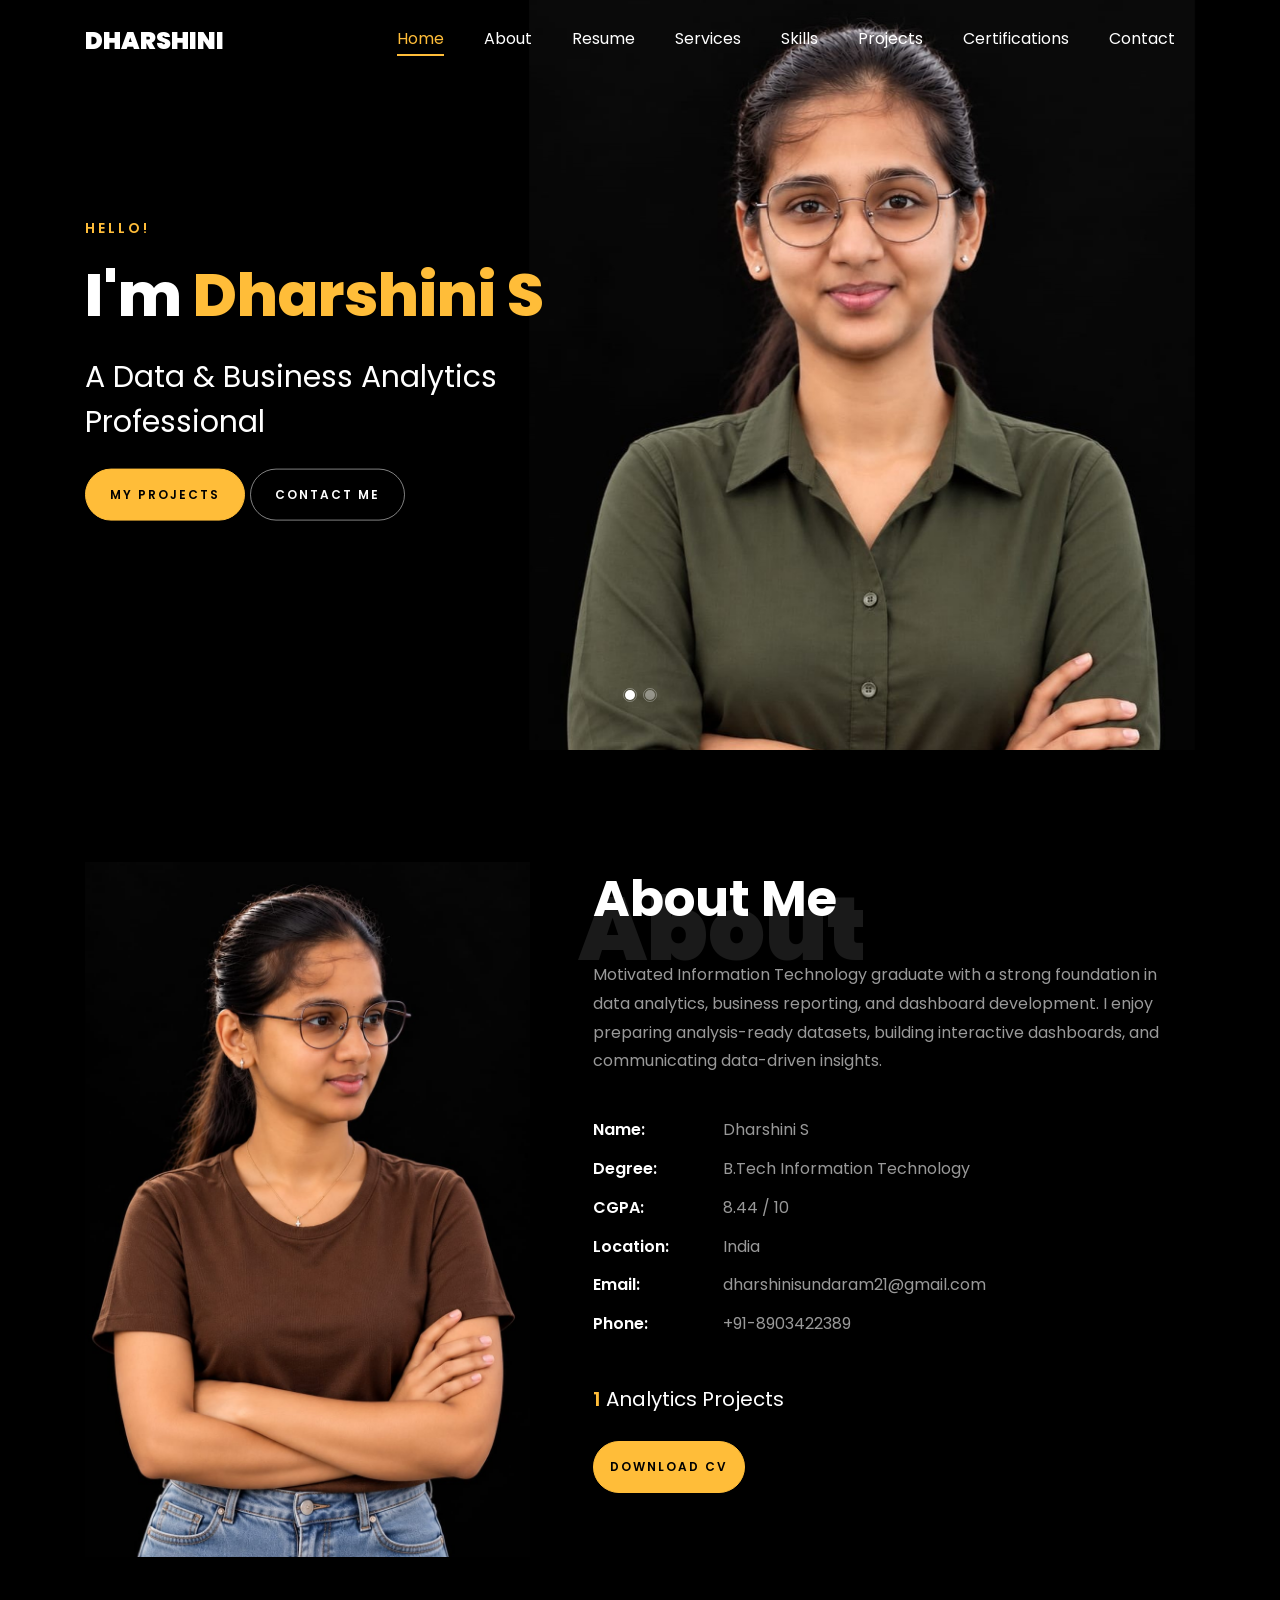
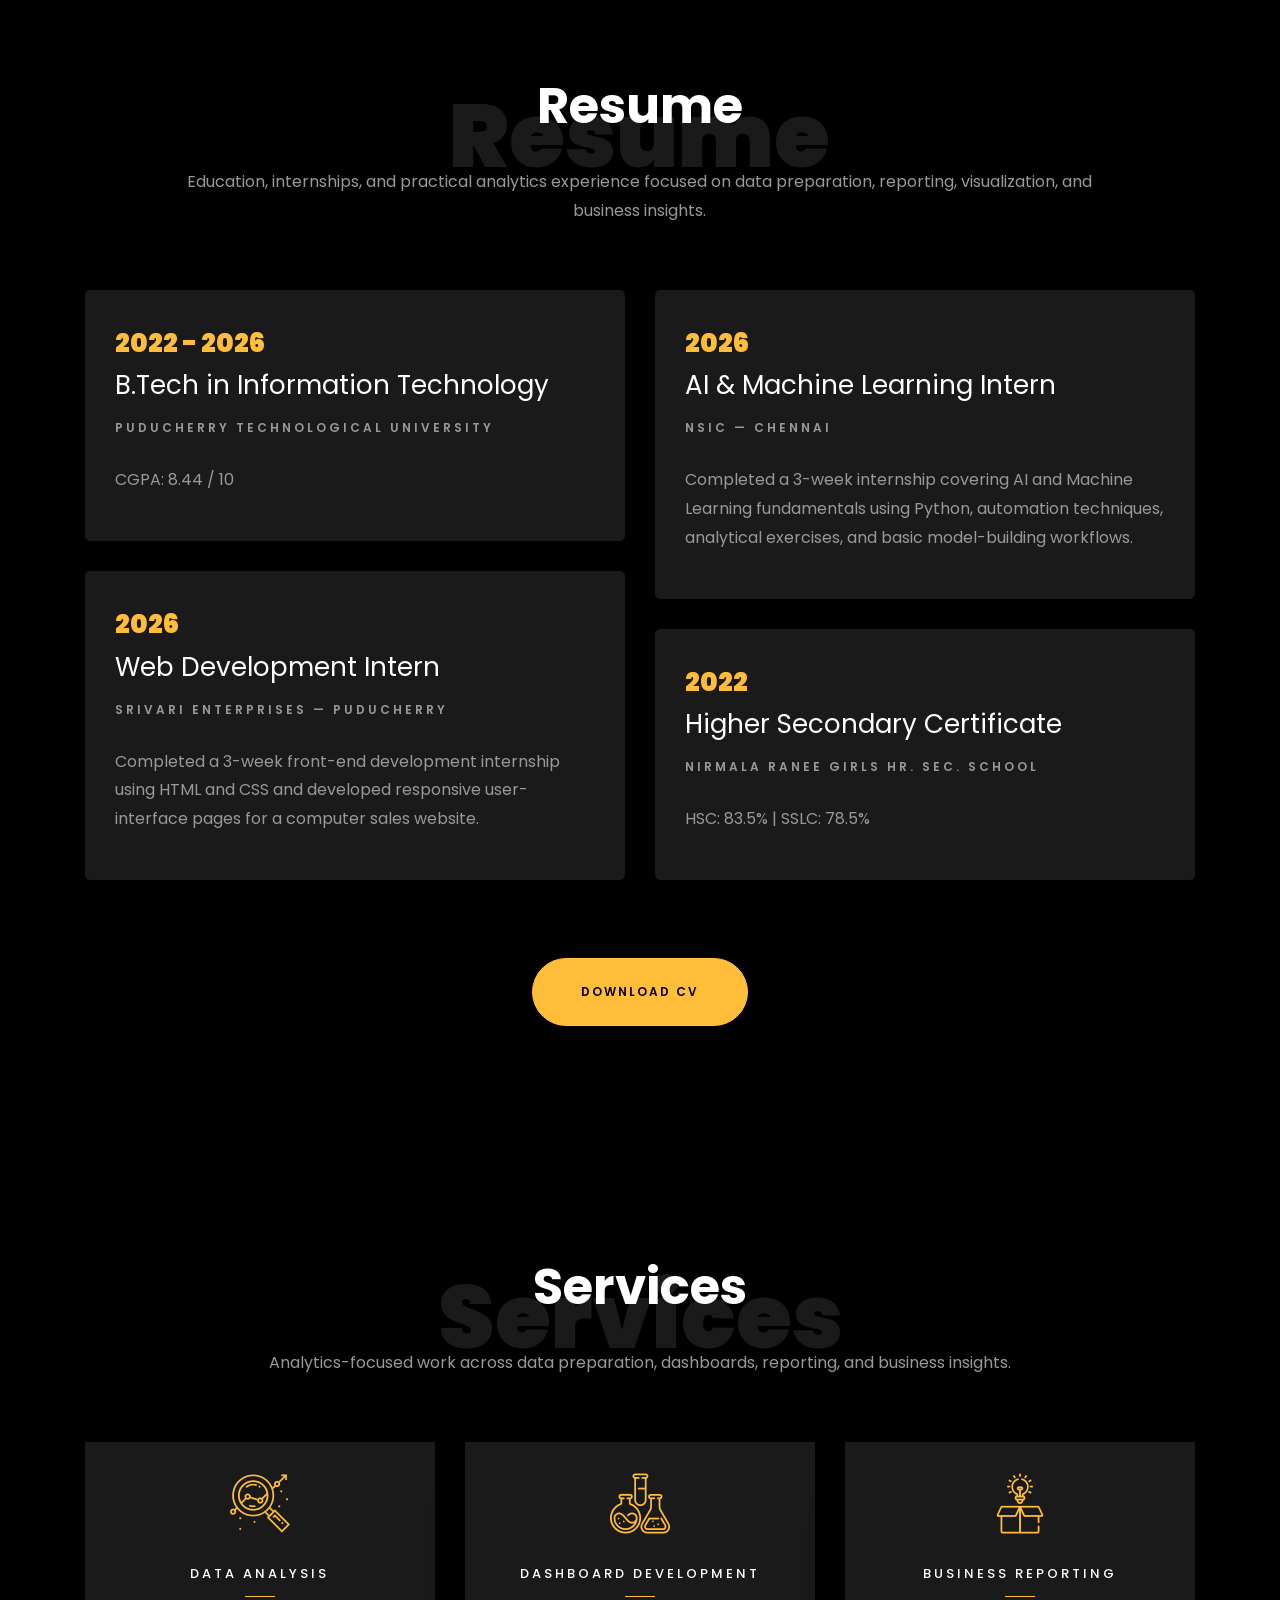
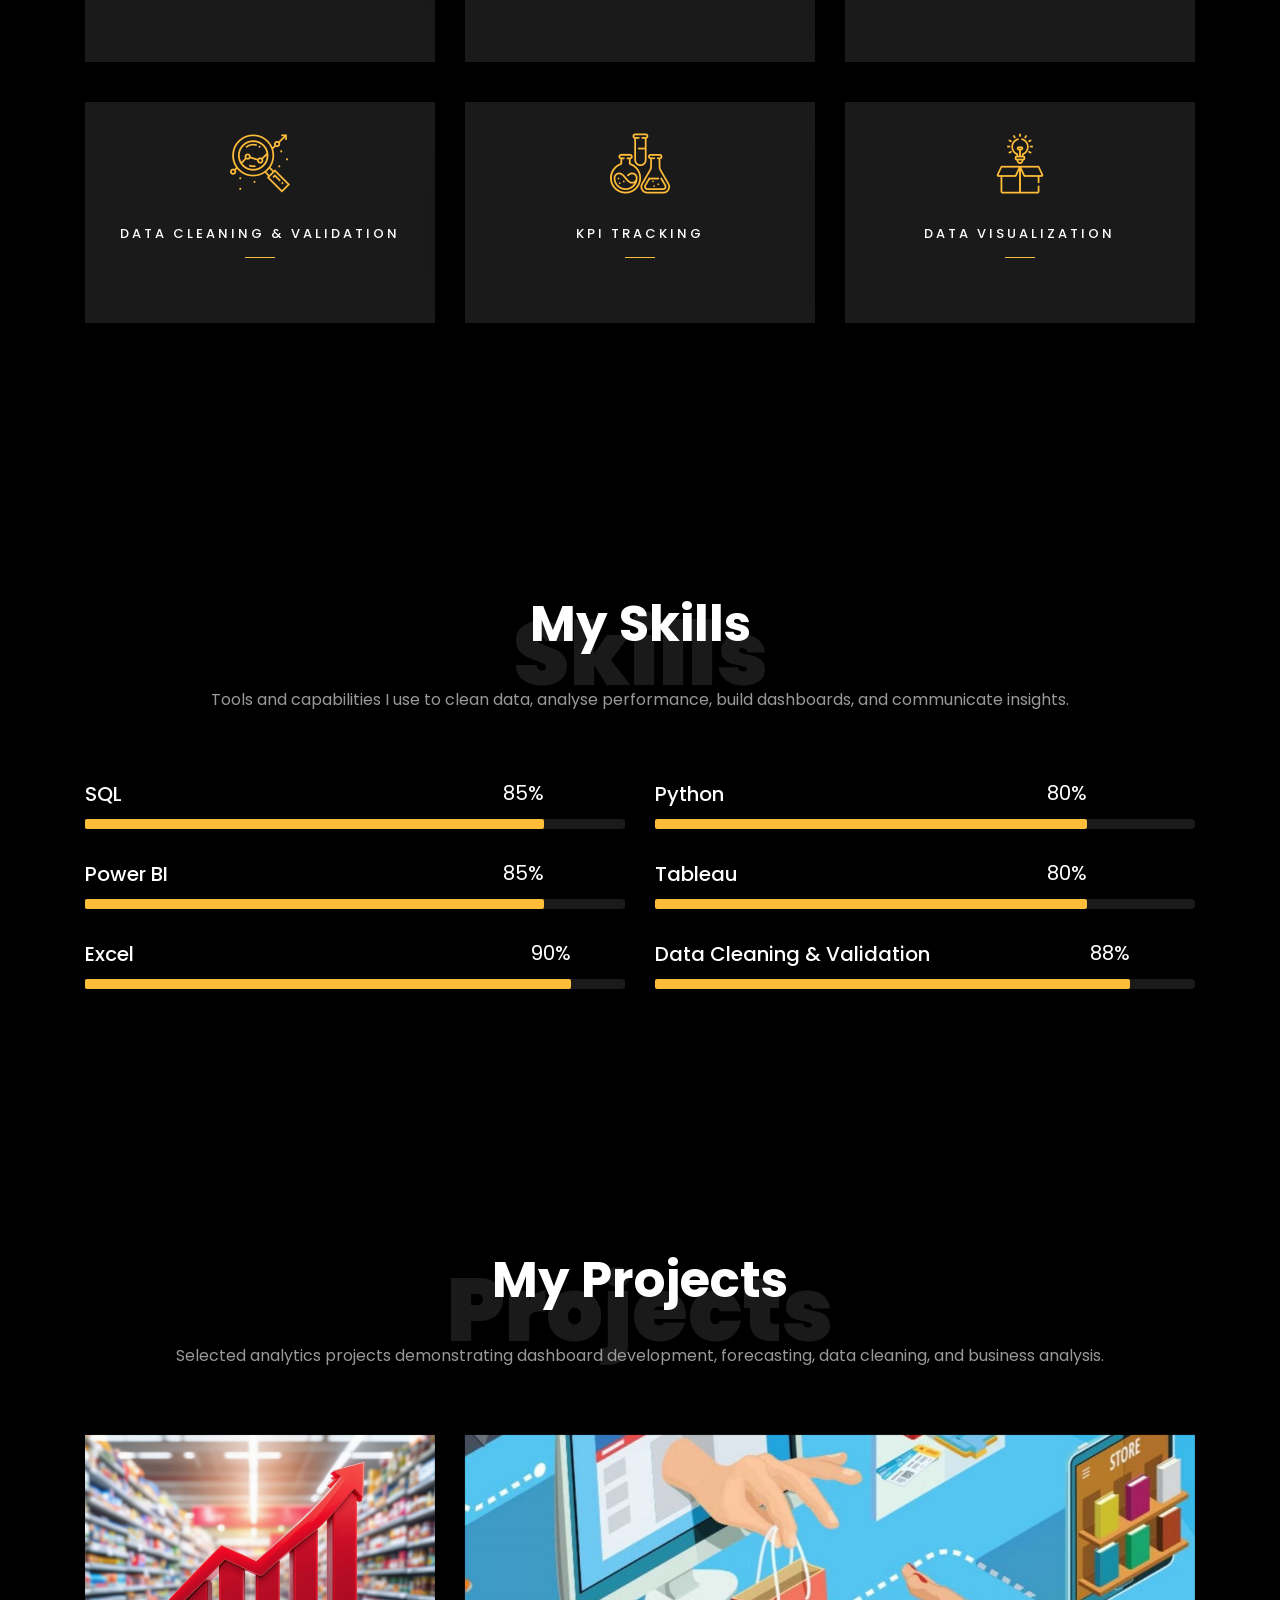
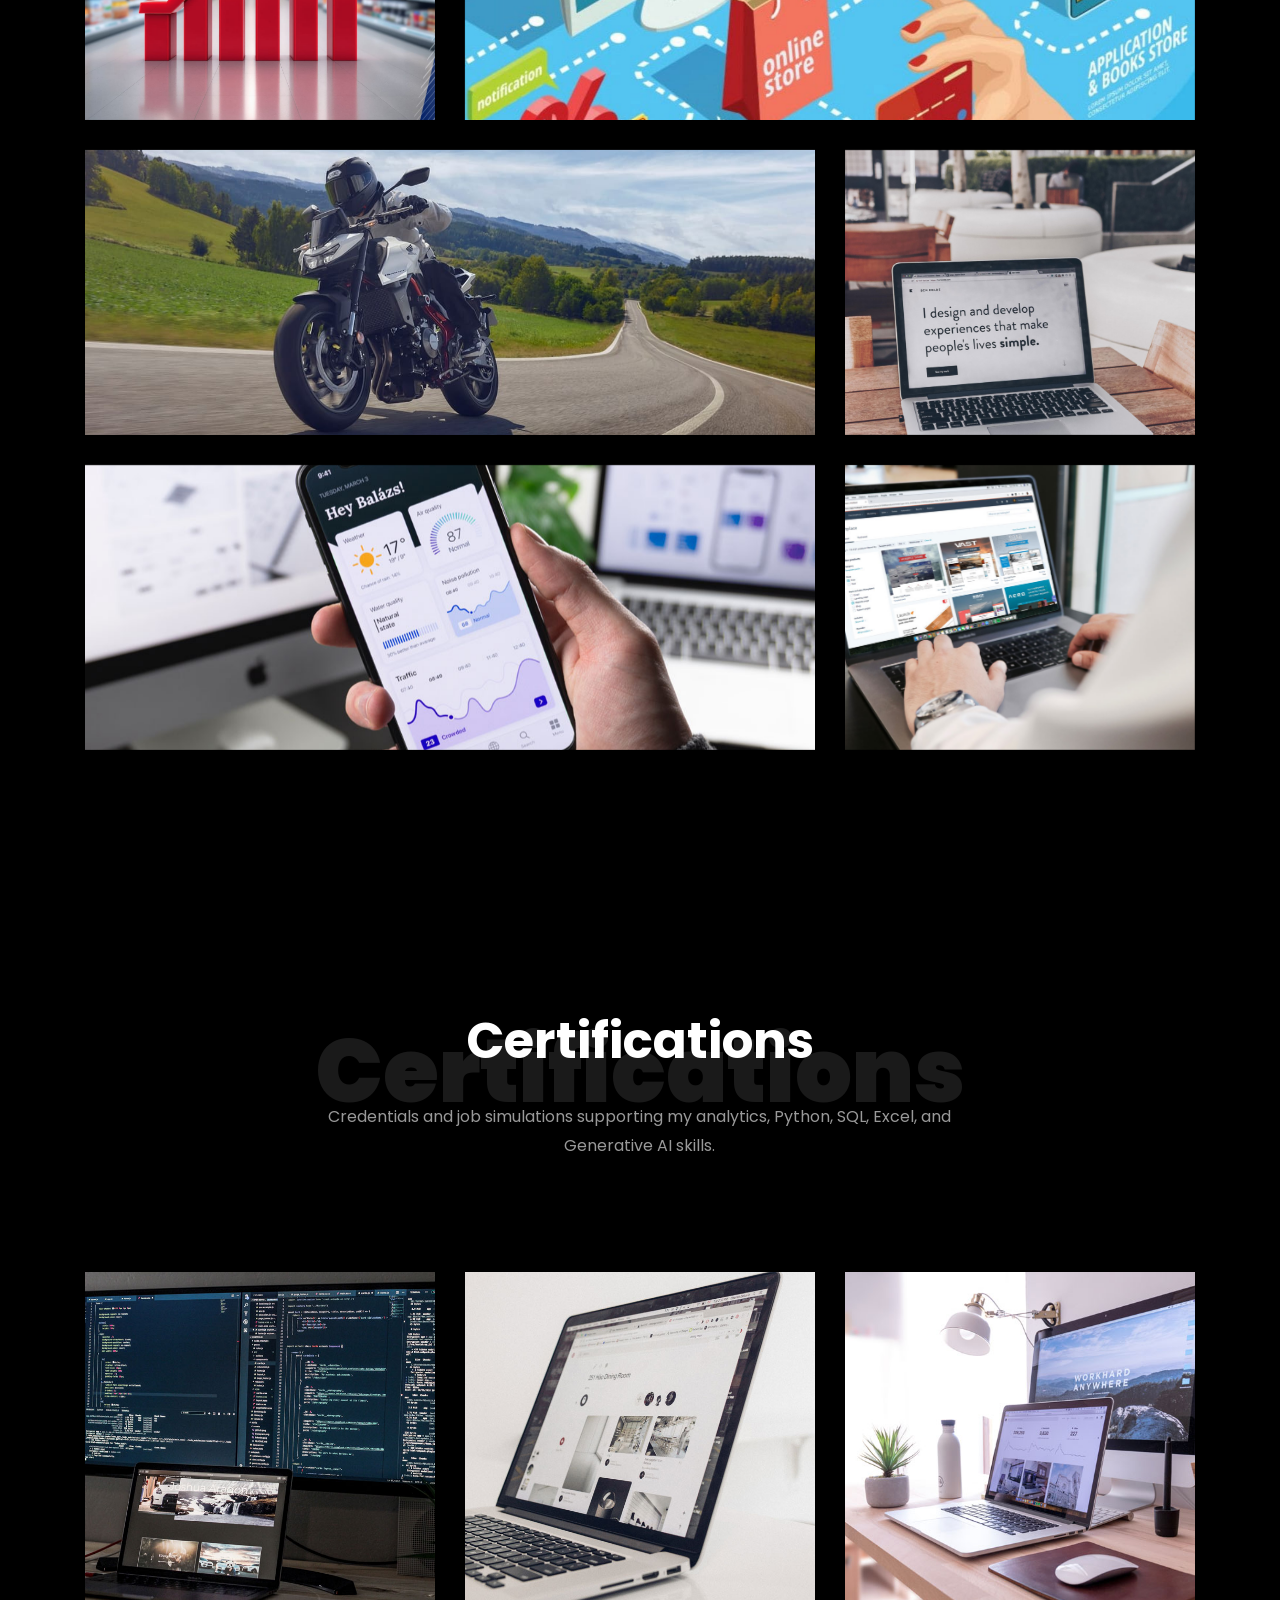
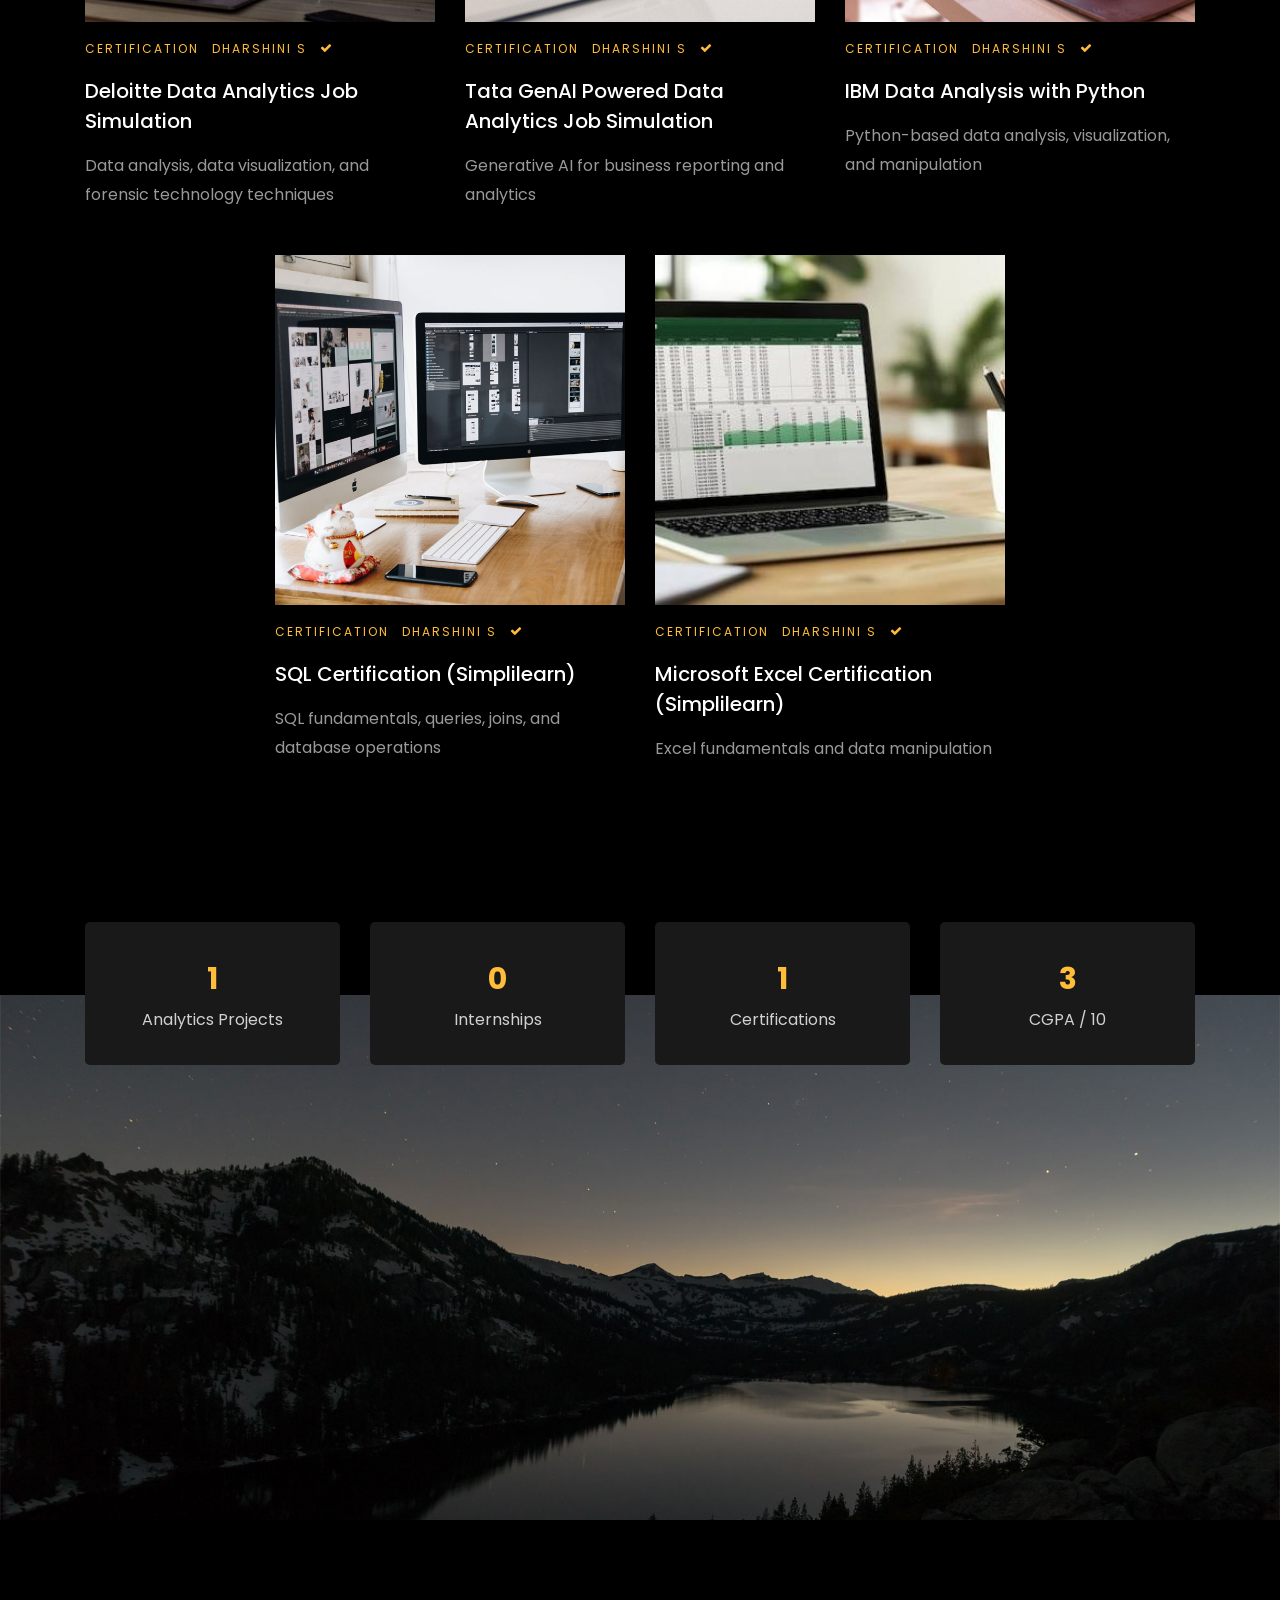
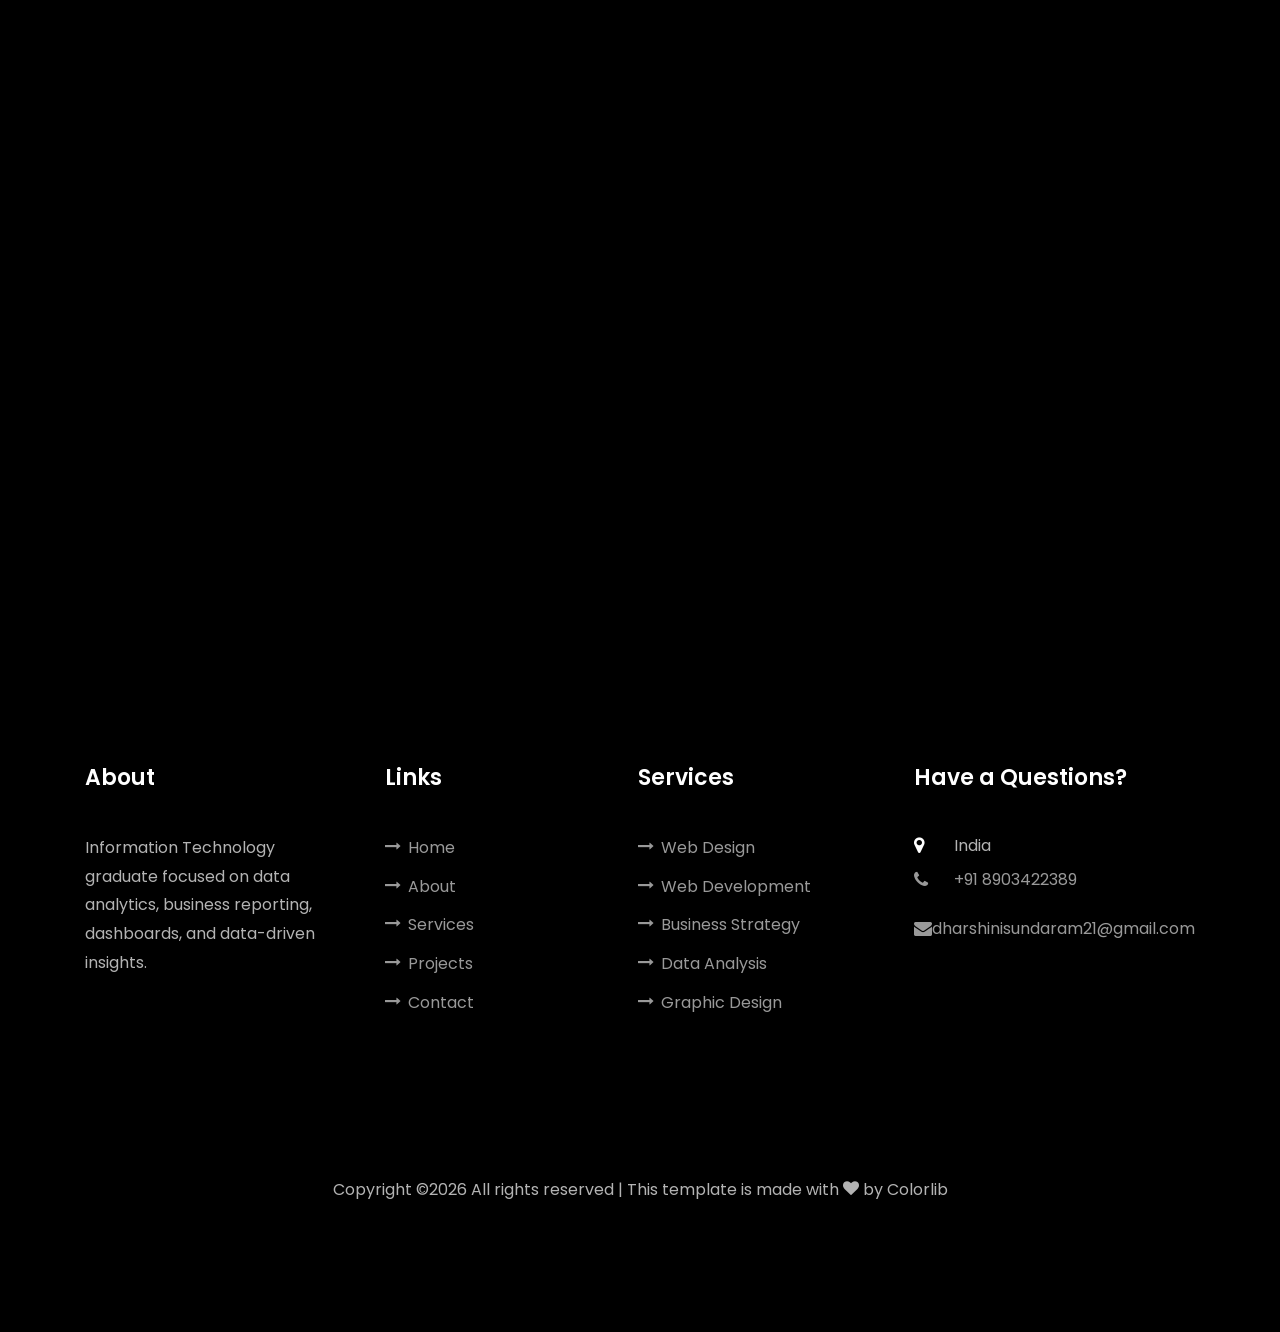
<file: index.html>
<!DOCTYPE html>

<html lang="en">
<head>
<title>Dharshini S | Data &amp; Business Analytics</title>
<meta charset="utf-8"/>
<meta content="width=device-width, initial-scale=1, shrink-to-fit=no" name="viewport"/>
<link href="https://fonts.googleapis.com/css?family=Poppins:100,200,300,400,500,600,700,800,900" rel="stylesheet"/>
<link href="css/open-iconic-bootstrap.min.css" rel="stylesheet"/>
<link href="css/animate.css" rel="stylesheet"/>
<link href="css/owl.carousel.min.css" rel="stylesheet"/>
<link href="css/owl.theme.default.min.css" rel="stylesheet"/>
<link href="css/magnific-popup.css" rel="stylesheet"/>
<link href="css/aos.css" rel="stylesheet"/>
<link href="css/ionicons.min.css" rel="stylesheet"/>
<link href="css/flaticon.css" rel="stylesheet"/>
<link href="css/icomoon.css" rel="stylesheet"/>
<link href="css/style.css" rel="stylesheet"/>
</head>
<body data-offset="300" data-spy="scroll" data-target=".site-navbar-target">
<nav class="navbar navbar-expand-lg navbar-dark ftco_navbar ftco-navbar-light site-navbar-target" id="ftco-navbar">
<div class="container">
<a class="navbar-brand" href="index.html">Dharshini</a>
<button aria-controls="ftco-nav" aria-expanded="false" aria-label="Toggle navigation" class="navbar-toggler js-fh5co-nav-toggle fh5co-nav-toggle" data-target="#ftco-nav" data-toggle="collapse" type="button">
<span class="oi oi-menu"></span> Menu
	      </button>
<div class="collapse navbar-collapse" id="ftco-nav">
<ul class="navbar-nav nav ml-auto">
<li class="nav-item"><a class="nav-link" href="#home-section"><span>Home</span></a></li>
<li class="nav-item"><a class="nav-link" href="#about-section"><span>About</span></a></li>
<li class="nav-item"><a class="nav-link" href="#resume-section"><span>Resume</span></a></li>
<li class="nav-item"><a class="nav-link" href="#services-section"><span>Services</span></a></li>
<li class="nav-item"><a class="nav-link" href="#skills-section"><span>Skills</span></a></li>
<li class="nav-item"><a class="nav-link" href="#projects-section"><span>Projects</span></a></li>
<li class="nav-item"><a class="nav-link" href="#blog-section"><span>Certifications</span></a></li>
<li class="nav-item"><a class="nav-link" href="#contact-section"><span>Contact</span></a></li>
</ul>
</div>
</div>
</nav>
<section class="hero" id="home-section">
<div class="home-slider owl-carousel">
<div class="slider-item">
<div class="overlay"></div>
<div class="container">
<div class="row d-md-flex no-gutters slider-text align-items-end justify-content-end" data-scrollax-parent="true">
<div class="one-third js-fullheight order-md-last img" style="background-image:url(images/SD1.jpeg);">
<div class="overlay"></div>
</div>
<div class="one-forth d-flex align-items-center ftco-animate" data-scrollax=" properties: { translateY: '70%' }">
<div class="text">
<span class="subheading">Hello!</span>
<h1 class="mb-4 mt-3">I'm <span>Dharshini S</span></h1><h2 class="mb-4">A Data &amp; Business Analytics Professional</h2>
<h2 class="mb-4"></h2>
<p><a class="btn btn-primary py-3 px-4" href="#projects-section">My Projects</a> <a class="btn btn-white btn-outline-white py-3 px-4" href="#contact-section">Contact Me</a></p>
</div>
</div>
</div>
</div>
</div>
<div class="slider-item">
<div class="overlay"></div>
<div class="container">
<div class="row d-flex no-gutters slider-text align-items-end justify-content-end" data-scrollax-parent="true">
<div class="one-third js-fullheight order-md-last img" style="background-image:url(images/SD2.jpeg);">
<div class="overlay"></div>
</div>
<div class="one-forth d-flex align-items-center ftco-animate" data-scrollax=" properties: { translateY: '70%' }">
<div class="text">
<span class="subheading">Data. Insights. Impact.</span>
<h1 class="mb-4 mt-3">Turning <span>data into insights</span></h1><h2 class="mb-4">for better decisions</h2>
<p><a class="btn btn-primary py-3 px-4" href="#projects-section">My Projects</a> <a class="btn btn-white btn-outline-white py-3 px-4" href="#contact-section">Contact Me</a></p>
</div>
</div>
</div>
</div>
</div>
</div>
</section>
<section class="ftco-about img ftco-section ftco-no-pb" id="about-section">
<div class="container">
<div class="row d-flex">
<div class="col-md-6 col-lg-5 d-flex">
<div class="img-about img d-flex align-items-stretch">
<div class="overlay"></div>
<div class="img d-flex align-self-stretch align-items-center" style="background-image:url(images/about.jpeg);">
</div>
</div>
</div>
<div class="col-md-6 col-lg-7 pl-lg-5 pb-5">
<div class="row justify-content-start pb-3">
<div class="col-md-12 heading-section ftco-animate">
<h1 class="big">About</h1>
<h2 class="mb-4">About Me</h2>
<p>Motivated Information Technology graduate with a strong foundation in data analytics, business reporting, and dashboard development. I enjoy preparing analysis-ready datasets, building interactive dashboards, and communicating data-driven insights.</p>
<ul class="about-info mt-4 px-md-0 px-2">
<li class="d-flex"><span>Name:</span> <span>Dharshini S</span></li>
<li class="d-flex"><span>Degree:</span> <span>B.Tech Information Technology</span></li>
<li class="d-flex"><span>CGPA:</span> <span>8.44 / 10</span></li>
<li class="d-flex"><span>Location:</span> <span>India</span></li>
<li class="d-flex"><span>Email:</span> <span>dharshinisundaram21@gmail.com</span></li>
<li class="d-flex"><span>Phone:</span> <span>+91-8903422389</span></li>
</ul>
</div>
</div>
<div class="counter-wrap ftco-animate d-flex mt-md-3">
<div class="text">
<p class="mb-4">
<span class="number" data-number="4">0</span>
<span>Analytics Projects</span>
</p>
<p><a class="btn btn-primary py-3 px-3" download="" href="Dharshini_S_Resume_DA.pdf">Download CV</a></p>
</div>
</div>
</div>
</div>
</div>
</section>
<section class="ftco-section ftco-no-pb" id="resume-section">
<div class="container">
<div class="row justify-content-center pb-5">
<div class="col-md-10 heading-section text-center ftco-animate">
<h1 class="big big-2">Resume</h1>
<h2 class="mb-4">Resume</h2>
<p>Education, internships, and practical analytics experience focused on data preparation, reporting, visualization, and business insights.</p>
</div>
</div>
<div class="row"><div class="col-md-6"><div class="resume-wrap ftco-animate"><span class="date">2022 - 2026</span><h2>B.Tech in Information Technology</h2><span class="position">Puducherry Technological University</span><p class="mt-4">CGPA: 8.44 / 10</p></div><div class="resume-wrap ftco-animate"><span class="date">2026</span><h2>Web Development Intern</h2><span class="position">Srivari Enterprises — Puducherry</span><p class="mt-4">Completed a 3-week front-end development internship using HTML and CSS and developed responsive user-interface pages for a computer sales website.</p></div></div><div class="col-md-6"><div class="resume-wrap ftco-animate"><span class="date">2026</span><h2>AI &amp; Machine Learning Intern</h2><span class="position">NSIC — Chennai</span><p class="mt-4">Completed a 3-week internship covering AI and Machine Learning fundamentals using Python, automation techniques, analytical exercises, and basic model-building workflows.</p></div><div class="resume-wrap ftco-animate"><span class="date">2022</span><h2>Higher Secondary Certificate</h2><span class="position">Nirmala Ranee Girls Hr. Sec. School</span><p class="mt-4">HSC: 83.5% | SSLC: 78.5%</p></div></div></div>
<div class="row justify-content-center mt-5">
<div class="col-md-6 text-center ftco-animate">
<p><a class="btn btn-primary py-4 px-5" download="" href="Dharshini_S_Resume_DA.pdf">Download CV</a></p>
</div>
</div>
</div>
</section>
<section class="ftco-section" id="services-section">
<div class="container">
<div class="row justify-content-center py-5 mt-5">
<div class="col-md-12 heading-section text-center ftco-animate">
<h1 class="big big-2">Services</h1>
<h2 class="mb-4">Services</h2>
<p>Analytics-focused work across data preparation, dashboards, reporting, and business insights.</p>
</div>
</div>
<div class="row">
<div class="col-md-4 text-center d-flex ftco-animate">
<a class="services-1" href="#">
<span class="icon">
<i class="flaticon-analysis"></i>
</span>
<div class="desc">
<h3 class="mb-5">Data Analysis</h3>
</div>
</a>
</div>
<div class="col-md-4 text-center d-flex ftco-animate">
<a class="services-1" href="#">
<span class="icon">
<i class="flaticon-flasks"></i>
</span>
<div class="desc">
<h3 class="mb-5">Dashboard Development</h3>
</div>
</a>
</div>
<div class="col-md-4 text-center d-flex ftco-animate">
<a class="services-1" href="#">
<span class="icon">
<i class="flaticon-ideas"></i>
</span>
<div class="desc">
<h3 class="mb-5">Business Reporting</h3>
</div>
</a>
</div>
<div class="col-md-4 text-center d-flex ftco-animate">
<a class="services-1" href="#">
<span class="icon">
<i class="flaticon-analysis"></i>
</span>
<div class="desc">
<h3 class="mb-5">Data Cleaning &amp; Validation</h3>
</div>
</a>
</div>
<div class="col-md-4 text-center d-flex ftco-animate">
<a class="services-1" href="#">
<span class="icon">
<i class="flaticon-flasks"></i>
</span>
<div class="desc">
<h3 class="mb-5">KPI Tracking</h3>
</div>
</a>
</div>
<div class="col-md-4 text-center d-flex ftco-animate">
<a class="services-1" href="#">
<span class="icon">
<i class="flaticon-ideas"></i>
</span>
<div class="desc">
<h3 class="mb-5">Data Visualization</h3>
</div>
</a>
</div>
</div>
</div>
</section>
<section class="ftco-section" id="skills-section">
<div class="container">
<div class="row justify-content-center pb-5">
<div class="col-md-12 heading-section text-center ftco-animate">
<h1 class="big big-2">Skills</h1>
<h2 class="mb-4">My Skills</h2>
<p>Tools and capabilities I use to clean data, analyse performance, build dashboards, and communicate insights.</p>
</div>
</div>
<div class="row">
<div class="col-md-6 animate-box">
<div class="progress-wrap ftco-animate">
<h3>SQL</h3>
<div class="progress">
<div aria-valuemax="100" aria-valuemin="0" aria-valuenow="85" class="progress-bar color-1" role="progressbar" style="width:85%">
<span>85%</span>
</div>
</div>
</div>
</div>
<div class="col-md-6 animate-box">
<div class="progress-wrap ftco-animate">
<h3>Python</h3>
<div class="progress">
<div aria-valuemax="100" aria-valuemin="0" aria-valuenow="80" class="progress-bar color-2" role="progressbar" style="width:80%">
<span>80%</span>
</div>
</div>
</div>
</div>
<div class="col-md-6 animate-box">
<div class="progress-wrap ftco-animate">
<h3>Power BI</h3>
<div class="progress">
<div aria-valuemax="100" aria-valuemin="0" aria-valuenow="85" class="progress-bar color-3" role="progressbar" style="width:85%">
<span>85%</span>
</div>
</div>
</div>
</div>
<div class="col-md-6 animate-box">
<div class="progress-wrap ftco-animate">
<h3>Tableau</h3>
<div class="progress">
<div aria-valuemax="100" aria-valuemin="0" aria-valuenow="80" class="progress-bar color-4" role="progressbar" style="width:80%">
<span>80%</span>
</div>
</div>
</div>
</div>
<div class="col-md-6 animate-box">
<div class="progress-wrap ftco-animate">
<h3>Excel</h3>
<div class="progress">
<div aria-valuemax="100" aria-valuemin="0" aria-valuenow="90" class="progress-bar color-5" role="progressbar" style="width:90%">
<span>90%</span>
</div>
</div>
</div>
</div>
<div class="col-md-6 animate-box">
<div class="progress-wrap ftco-animate">
<h3>Data Cleaning &amp; Validation</h3>
<div class="progress">
<div aria-valuemax="100" aria-valuemin="0" aria-valuenow="88" class="progress-bar color-6" role="progressbar" style="width:88%">
<span>88%</span>
</div>
</div>
</div>
</div>
</div>
</div>
</section>
<section class="ftco-section ftco-project" id="projects-section">
<div class="container">
<div class="row justify-content-center pb-5">
<div class="col-md-12 heading-section text-center ftco-animate">
<h1 class="big big-2">Projects</h1>
<h2 class="mb-4">My Projects</h2>
<p>Selected analytics projects demonstrating dashboard development, forecasting, data cleaning, and business analysis.</p>
</div>
</div>
<div class="row">
<div class="col-md-4">
<div class="project img ftco-animate d-flex justify-content-center align-items-center" style="cursor:pointer; background-image: url(images/retailsales.jpeg);" onclick="window.location.href='project-retail-sales.html'">
<div class="overlay"></div>
<div class="text text-center p-4">
<h3><a href="project-retail-sales.html">Retail Sales Analytics Dashboard</a></h3>
<span>Power BI</span>
</div>
</div>
</div>
<div class="col-md-8">
<div class="project img ftco-animate d-flex justify-content-center align-items-center" style="cursor:pointer; background-image: url(images/ecommerce.jpeg);" onclick="window.location.href='project-ecommerce-forecasting.html'">
<div class="overlay"></div>
<div class="text text-center p-4">
<h3><a href="project-ecommerce-forecasting.html">AI-Powered E-commerce Sales Forecasting Dashboard</a></h3>
<span>Python &amp; Tableau</span>
</div>
</div>
</div>
<div class="col-md-8">
<div class="project img ftco-animate d-flex justify-content-center align-items-center" style="cursor:pointer; background-image: url(images/bikesales.jpeg);" onclick="window.location.href='project-bike-sales.html'">
<div class="overlay"></div>
<div class="text text-center p-4">
<h3><a href="project-bike-sales.html">Bike Sales Analysis &amp; Interactive Dashboard</a></h3>
<span>Excel</span>
</div>
</div>
<div class="project img ftco-animate d-flex justify-content-center align-items-center" style="cursor:pointer; background-image: url(images/project-6.jpg);" onclick="window.location.href='project-layoffs-cleaning.html'">
<div class="overlay"></div>
<div class="text text-center p-4">
<h3><a href="project-layoffs-cleaning.html">Global Employee Layoffs Dataset Cleaning &amp; Preparation</a></h3>
<span>MySQL</span>
</div>
</div>
</div>
<div class="col-md-4">
<div class="row">
<div class="col-md-12">
<div class="project img ftco-animate d-flex justify-content-center align-items-center" style="background-image: url(images/project-2.jpg);">
<div class="overlay"></div>
<div class="text text-center p-4">
<h3><a href="project-shopify-sales.html">Shopify Sales & Customer Funnel Analysis</a></h3>
<span>POWER BI</span>
</div>
</div>
</div>
<div class="col-md-12">
<div class="project img ftco-animate d-flex justify-content-center align-items-center" style="background-image: url(images/project-3.jpg);">
<div class="overlay"></div>
<div class="text text-center p-4">
<h3><a href="#">Analytics Reporting &amp; Insights</a></h3>
<span>Business Analytics</span>
</div>
</div>
</div>
</div>
</div>
</div>
</div>
</section>
<section class="ftco-section" id="blog-section">
<div class="container">
<div class="row justify-content-center mb-5 pb-5">
<div class="col-md-7 heading-section text-center ftco-animate">
<h1 class="big big-2">Certifications</h1>
<h2 class="mb-4">Certifications</h2>
<p>Credentials and job simulations supporting my analytics, Python, SQL, Excel, and Generative AI skills.</p>
</div>
</div>
<div class="row d-flex justify-content-center">
<div class="col-md-4 d-flex ftco-animate">
<div class="blog-entry justify-content-end">
<a class="block-20" href="single.html" style="background-image: url('images/image_1.jpg');">
</a>
<div class="text mt-3 float-right d-block">
<div class="d-flex align-items-center mb-3 meta">
<p class="mb-0">
<span class="mr-2">Certification</span>
<a class="mr-2" href="#">Dharshini S</a>
<a class="meta-chat" href="#"><span class="icon-check"></span></a>
</p>
</div>
<h3 class="heading"><a href="#">Deloitte Data Analytics Job Simulation</a></h3>
<p>Data analysis, data visualization, and forensic technology techniques</p>
</div>
</div>
</div>
<div class="col-md-4 d-flex ftco-animate">
<div class="blog-entry justify-content-end">
<a class="block-20" href="single.html" style="background-image: url('images/image_2.jpg');">
</a>
<div class="text mt-3 float-right d-block">
<div class="d-flex align-items-center mb-3 meta">
<p class="mb-0">
<span class="mr-2">Certification</span>
<a class="mr-2" href="#">Dharshini S</a>
<a class="meta-chat" href="#"><span class="icon-check"></span></a>
</p>
</div>
<h3 class="heading"><a href="#">Tata GenAI Powered Data Analytics Job Simulation</a></h3>
<p>Generative AI for business reporting and analytics</p>
</div>
</div>
</div>
<div class="col-md-4 d-flex ftco-animate">
<div class="blog-entry">
<a class="block-20" href="single.html" style="background-image: url('images/image_3.jpg');">
</a>
<div class="text mt-3 float-right d-block">
<div class="d-flex align-items-center mb-3 meta">
<p class="mb-0">
<span class="mr-2">Certification</span>
<a class="mr-2" href="#">Dharshini S</a>
<a class="meta-chat" href="#"><span class="icon-check"></span></a>
</p>
</div>
<h3 class="heading"><a href="#">IBM Data Analysis with Python</a></h3>
<p>Python-based data analysis, visualization, and manipulation</p>
</div>
</div>
</div>
<div class="col-md-4 d-flex ftco-animate">
<div class="blog-entry">
<a class="block-20" href="single.html" style="background-image: url('images/project-5.jpg');">
</a>
<div class="text mt-3 float-right d-block">
<div class="d-flex align-items-center mb-3 meta">
<p class="mb-0">
<span class="mr-2">Certification</span>
<a class="mr-2" href="#">Dharshini S</a>
<a class="meta-chat" href="#"><span class="icon-check"></span></a>
</p>
</div>
<h3 class="heading"><a href="#">SQL Certification (Simplilearn)</a></h3>
<p>SQL fundamentals, queries, joins, and database operations</p>
</div>
</div>
</div>
<div class="col-md-4 d-flex ftco-animate">
<div class="blog-entry">
<a class="block-20" href="single.html" style="background-image: url('images/image_5.jpg');">
</a>
<div class="text mt-3 float-right d-block">
<div class="d-flex align-items-center mb-3 meta">
<p class="mb-0">
<span class="mr-2">Certification</span>
<a class="mr-2" href="#">Dharshini S</a>
<a class="meta-chat" href="#"><span class="icon-check"></span></a>
</p>
</div>
<h3 class="heading"><a href="#">Microsoft Excel Certification (Simplilearn)</a></h3>
<p>Excel fundamentals and data manipulation</p>
</div>
</div>
</div>
</div>
</div>
</section>
<section class="ftco-section ftco-no-pt ftco-no-pb ftco-counter img" id="section-counter">
<div class="container">
<div class="row d-md-flex align-items-center">
<div class="col-md d-flex justify-content-center counter-wrap ftco-animate">
<div class="block-18">
<div class="text">
<strong class="number" data-number="4">0</strong>
<span>Analytics Projects</span>
</div>
</div>
</div>
<div class="col-md d-flex justify-content-center counter-wrap ftco-animate">
<div class="block-18">
<div class="text">
<strong class="number" data-number="2">0</strong>
<span>Internships</span>
</div>
</div>
</div>
<div class="col-md d-flex justify-content-center counter-wrap ftco-animate">
<div class="block-18">
<div class="text">
<strong class="number" data-number="5">0</strong>
<span>Certifications</span>
</div>
</div>
</div>
<div class="col-md d-flex justify-content-center counter-wrap ftco-animate">
<div class="block-18">
<div class="text">
<strong class="number" data-number="8.44">0</strong>
<span>CGPA / 10</span>
</div>
</div>
</div>
</div>
</div>
</section>
<section class="ftco-section ftco-hireme img margin-top" style="background-image: url(images/bg_1.jpg)">
<div class="container">
<div class="row justify-content-center">
<div class="col-md-7 ftco-animate text-center">
<h2>I'm <span>Open</span> to Data &amp; Business Analytics opportunities</h2>
<p>Looking to contribute my skills in SQL, Python, Excel, Power BI, Tableau, data preparation, and business reporting in an entry-level analytics role.</p>
<p class="mb-0"><a class="btn btn-primary py-3 px-5" href="#contact-section">Get In Touch</a></p>
</div>
</div>
</div>
</section>
<section class="ftco-section contact-section ftco-no-pb" id="contact-section">
<div class="container">
<div class="row justify-content-center mb-5 pb-3">
<div class="col-md-7 heading-section text-center ftco-animate">
<h1 class="big big-2">Contact</h1>
<h2 class="mb-4">Contact Me</h2>
<p>Interested in analytics opportunities, projects, or collaboration? Feel free to reach out.</p>
</div>
</div>
<div class="row d-flex contact-info mb-5">
<div class="col-md-6 col-lg-3 d-flex ftco-animate">
<div class="align-self-stretch box p-4 text-center">
<div class="icon d-flex align-items-center justify-content-center">
<span class="icon-map-signs"></span>
</div>
<h3 class="mb-4">Address</h3>
<p>India</p>
</div>
</div>
<div class="col-md-6 col-lg-3 d-flex ftco-animate">
<div class="align-self-stretch box p-4 text-center">
<div class="icon d-flex align-items-center justify-content-center">
<span class="icon-phone2"></span>
</div>
<h3 class="mb-4">Contact Number</h3>
<p><a href="tel:+918903422389">+91 8903422389</a></p>
</div>
</div>
<div class="col-md-6 col-lg-3 d-flex ftco-animate">
<div class="align-self-stretch box p-4 text-center">
<div class="icon d-flex align-items-center justify-content-center">
<span class="icon-paper-plane"></span>
</div>
<h3 class="mb-4">Email Address</h3>
<p><a href="mailto:dharshinisundaram21@gmail.com">dharshinisundaram21@gmail.com</a></p>
</div>
</div>
<div class="col-md-6 col-lg-3 d-flex ftco-animate">
<div class="align-self-stretch box p-4 text-center">
<div class="icon d-flex align-items-center justify-content-center">
<span class="icon-globe"></span>
</div>
<h3 class="mb-4">Website</h3>
<p><a href="#">"https://dharshini-portfolio-zeta.vercel.app/"</a></p>
</div>
</div>
</div>

<div class="col-md-8 mx-auto d-flex">

</div>
</div>
</div>
</section>
<footer class="ftco-footer ftco-section">
<div class="container">
<div class="row mb-5">
<div class="col-md">
<div class="ftco-footer-widget mb-4">
<h2 class="ftco-heading-2">About</h2>
<p>Information Technology graduate focused on data analytics, business reporting, dashboards, and data-driven insights.</p>
<ul class="ftco-footer-social list-unstyled float-md-left float-lft mt-5">
<li class="ftco-animate"><a href="#"><span class="icon-twitter"></span></a></li>
<li class="ftco-animate"><a href="#"><span class="icon-facebook"></span></a></li>
<li class="ftco-animate"><a href="#"><span class="icon-instagram"></span></a></li>
</ul>
</div>
</div>
<div class="col-md">
<div class="ftco-footer-widget mb-4 ml-md-4">
<h2 class="ftco-heading-2">Links</h2>
<ul class="list-unstyled">
<li><a href="#"><span class="icon-long-arrow-right mr-2"></span>Home</a></li>
<li><a href="#"><span class="icon-long-arrow-right mr-2"></span>About</a></li>
<li><a href="#"><span class="icon-long-arrow-right mr-2"></span>Services</a></li>
<li><a href="#"><span class="icon-long-arrow-right mr-2"></span>Projects</a></li>
<li><a href="#"><span class="icon-long-arrow-right mr-2"></span>Contact</a></li>
</ul>
</div>
</div>
<div class="col-md">
<div class="ftco-footer-widget mb-4">
<h2 class="ftco-heading-2">Services</h2>
<ul class="list-unstyled">
<li><a href="#"><span class="icon-long-arrow-right mr-2"></span>Web Design</a></li>
<li><a href="#"><span class="icon-long-arrow-right mr-2"></span>Web Development</a></li>
<li><a href="#"><span class="icon-long-arrow-right mr-2"></span>Business Strategy</a></li>
<li><a href="#"><span class="icon-long-arrow-right mr-2"></span>Data Analysis</a></li>
<li><a href="#"><span class="icon-long-arrow-right mr-2"></span>Graphic Design</a></li>
</ul>
</div>
</div>
<div class="col-md">
<div class="ftco-footer-widget mb-4">
<h2 class="ftco-heading-2">Have a Questions?</h2>
<div class="block-23 mb-3">
<ul>
<li><span class="icon icon-map-marker"></span><span class="text">India</span></li>
<li><a href="#"><span class="icon icon-phone"></span><span class="text">+91 8903422389</span></a></li>
<li><a href="#"><span class="icon icon-envelope"></span><span class="text">dharshinisundaram21@gmail.com</span></a></li>
</ul>
</div>
</div>
</div>
</div>
<div class="row">
<div class="col-md-12 text-center">
<p><!-- Link back to Colorlib can't be removed. Template is licensed under CC BY 3.0. -->
  Copyright ©<script>document.write(new Date().getFullYear());</script> All rights reserved | This template is made with <i aria-hidden="true" class="icon-heart color-danger"></i> by <a href="https://colorlib.com" target="_blank">Colorlib</a>
<!-- Link back to Colorlib can't be removed. Template is licensed under CC BY 3.0. --></p>
</div>
</div>
</div>
</footer>
<!-- loader -->
<div class="show fullscreen" id="ftco-loader"><svg class="circular" height="48px" width="48px"><circle class="path-bg" cx="24" cy="24" fill="none" r="22" stroke="#eeeeee" stroke-width="4"></circle><circle class="path" cx="24" cy="24" fill="none" r="22" stroke="#F96D00" stroke-miterlimit="10" stroke-width="4"></circle></svg></div>
<script src="js/jquery.min.js"></script>
<script src="js/jquery-migrate-3.0.1.min.js"></script>
<script src="js/popper.min.js"></script>
<script src="js/bootstrap.min.js"></script>
<script src="js/jquery.easing.1.3.js"></script>
<script src="js/jquery.waypoints.min.js"></script>
<script src="js/jquery.stellar.min.js"></script>
<script src="js/owl.carousel.min.js"></script>
<script src="js/jquery.magnific-popup.min.js"></script>
<script src="js/aos.js"></script>
<script src="js/jquery.animateNumber.min.js"></script>
<script src="js/scrollax.min.js"></script>
<script src="js/main.js"></script>
</body>
</html>
</file>
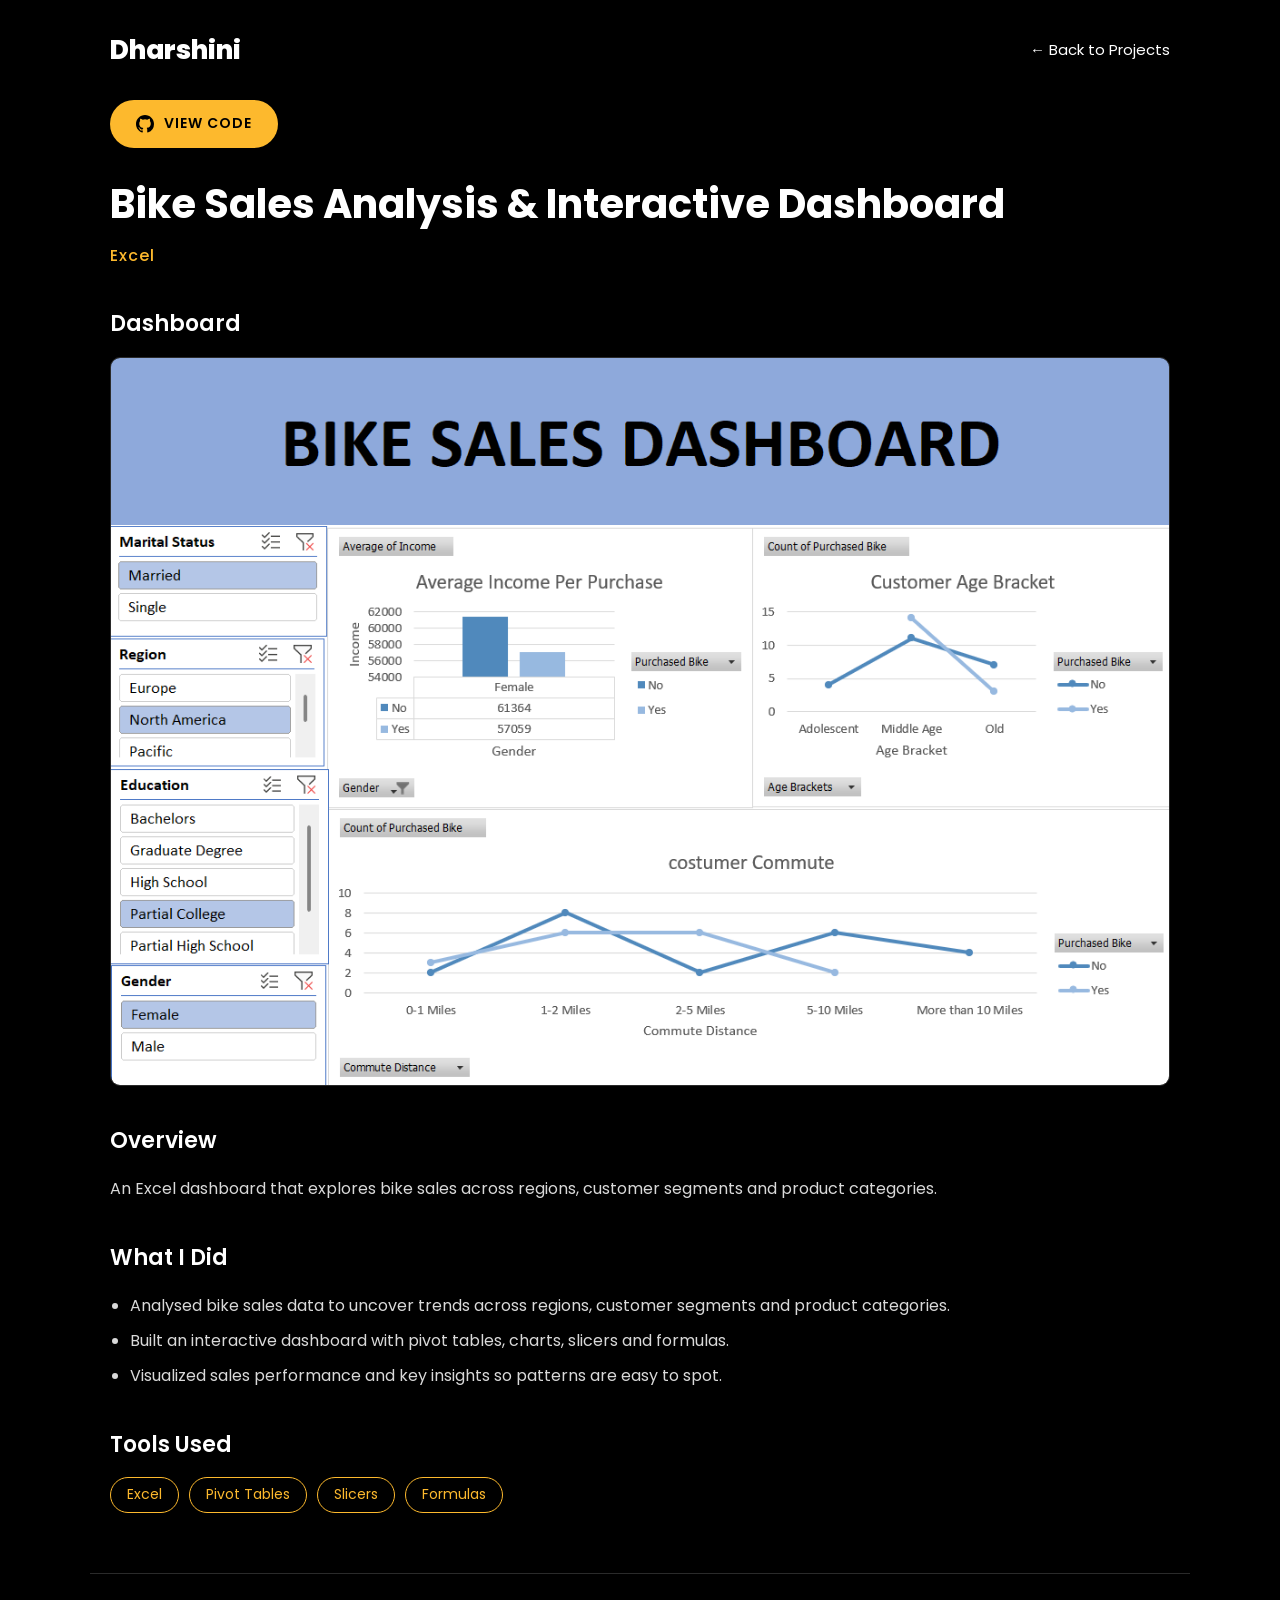
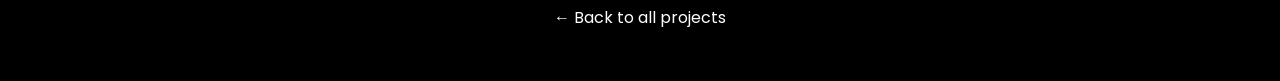
<file: project-bike-sales.html>
<!DOCTYPE html>
<html lang="en">
<head>
<meta charset="utf-8"/>
<meta name="viewport" content="width=device-width, initial-scale=1"/>
<title>Bike Sales Analysis &amp; Interactive Dashboard | Dharshini S</title>
<link href="https://fonts.googleapis.com/css?family=Poppins:300,400,500,600,700,800" rel="stylesheet"/>
<link href="css/project.css" rel="stylesheet"/>
</head>
<body>

<header class="topbar">
  <a class="brand" href="index.html">Dharshini</a>
  <a class="back" href="index.html#projects-section">&larr; Back to Projects</a>
</header>

<main class="wrap">

  <!-- ===== ACTION ROW: View Code sits at the top-left, above the dashboard ===== -->
  <div class="actions">
    <!-- CHANGE THIS: paste the direct GitHub link of THIS project -->
    <a class="btn-code" href="https://github.com/dharshinisundaram21-gif/Bike-Sales-Analysis-Interactive-Dashboard" target="_blank" rel="noopener">
      <svg viewBox="0 0 16 16" width="18" height="18" aria-hidden="true" fill="currentColor"><path d="M8 0C3.58 0 0 3.58 0 8c0 3.54 2.29 6.53 5.47 7.59.4.07.55-.17.55-.38 0-.19-.01-.82-.01-1.49-2.01.37-2.53-.49-2.69-.94-.09-.23-.48-.94-.82-1.13-.28-.15-.68-.52-.01-.53.63-.01 1.08.58 1.23.82.72 1.21 1.87.87 2.33.66.07-.52.28-.87.51-1.07-1.78-.2-3.64-.89-3.64-3.95 0-.87.31-1.59.82-2.15-.08-.2-.36-1.02.08-2.12 0 0 .67-.21 2.2.82a7.6 7.6 0 0 1 4 0c1.53-1.04 2.2-.82 2.2-.82.44 1.1.16 1.92.08 2.12.51.56.82 1.27.82 2.15 0 3.07-1.87 3.75-3.65 3.95.29.25.54.73.54 1.48 0 1.07-.01 1.93-.01 2.2 0 .21.15.46.55.38A8.01 8.01 0 0 0 16 8c0-4.42-3.58-8-8-8z"/></svg>
      View Code
    </a>
  </div>

  <h1 class="title">Bike Sales Analysis &amp; Interactive Dashboard</h1>
  <p class="tool">Excel</p>

  <!-- ===== DASHBOARD / PREVIEW ===== -->
  <section class="dash">
    <h2>Dashboard</h2>

    <!-- OPTION A (default): your dashboard screenshot. Click it to open full size.
         CHANGE THIS: save your image in images/dashboards/ with the same file name as below, or edit the path. -->
    <a class="dash-frame" href="images/dashboards/bike-sales-dashboard.png" target="_blank" rel="noopener">
      <img src="images/dashboards/bike-sales-dashboard.png" alt="Bike Sales Analysis &amp; Interactive Dashboard"
           onerror="this.style.display='none';this.parentNode.nextElementSibling.style.display='flex';"/>
    </a>
    <div class="placeholder" style="display:none;">
      <div>
        <strong>Add your Dashboard here</strong>
        <span>Save the image as <code>images/dashboards/bike-sales-dashboard.png</code></span>
      </div>
    </div>

    <!-- OPTION B: live embed (Tableau Public / Power BI "Publish to web").
         To use it: delete OPTION A above, remove the comment marks below and paste your embed link.
    <div class="embed">
      <iframe src="PASTE-YOUR-EMBED-LINK-HERE" allowfullscreen></iframe>
    </div>
    -->
  </section>

  <!-- ===== DETAILS ===== -->
  <section class="details">
    <h2>Overview</h2>
    <p>An Excel dashboard that explores bike sales across regions, customer segments and product categories.</p>

    <h2>What I Did</h2>
    <ul>
        <li>Analysed bike sales data to uncover trends across regions, customer segments and product categories.</li>
        <li>Built an interactive dashboard with pivot tables, charts, slicers and formulas.</li>
        <li>Visualized sales performance and key insights so patterns are easy to spot.</li>
    </ul>

    <h2>Tools Used</h2>
    <div class="tags">
        <span class="tag">Excel</span>
        <span class="tag">Pivot Tables</span>
        <span class="tag">Slicers</span>
        <span class="tag">Formulas</span>
    </div>
  </section>

</main>

<footer class="foot">
  <a href="index.html#projects-section">&larr; Back to all projects</a>
</footer>

</body>
</html>
</file>
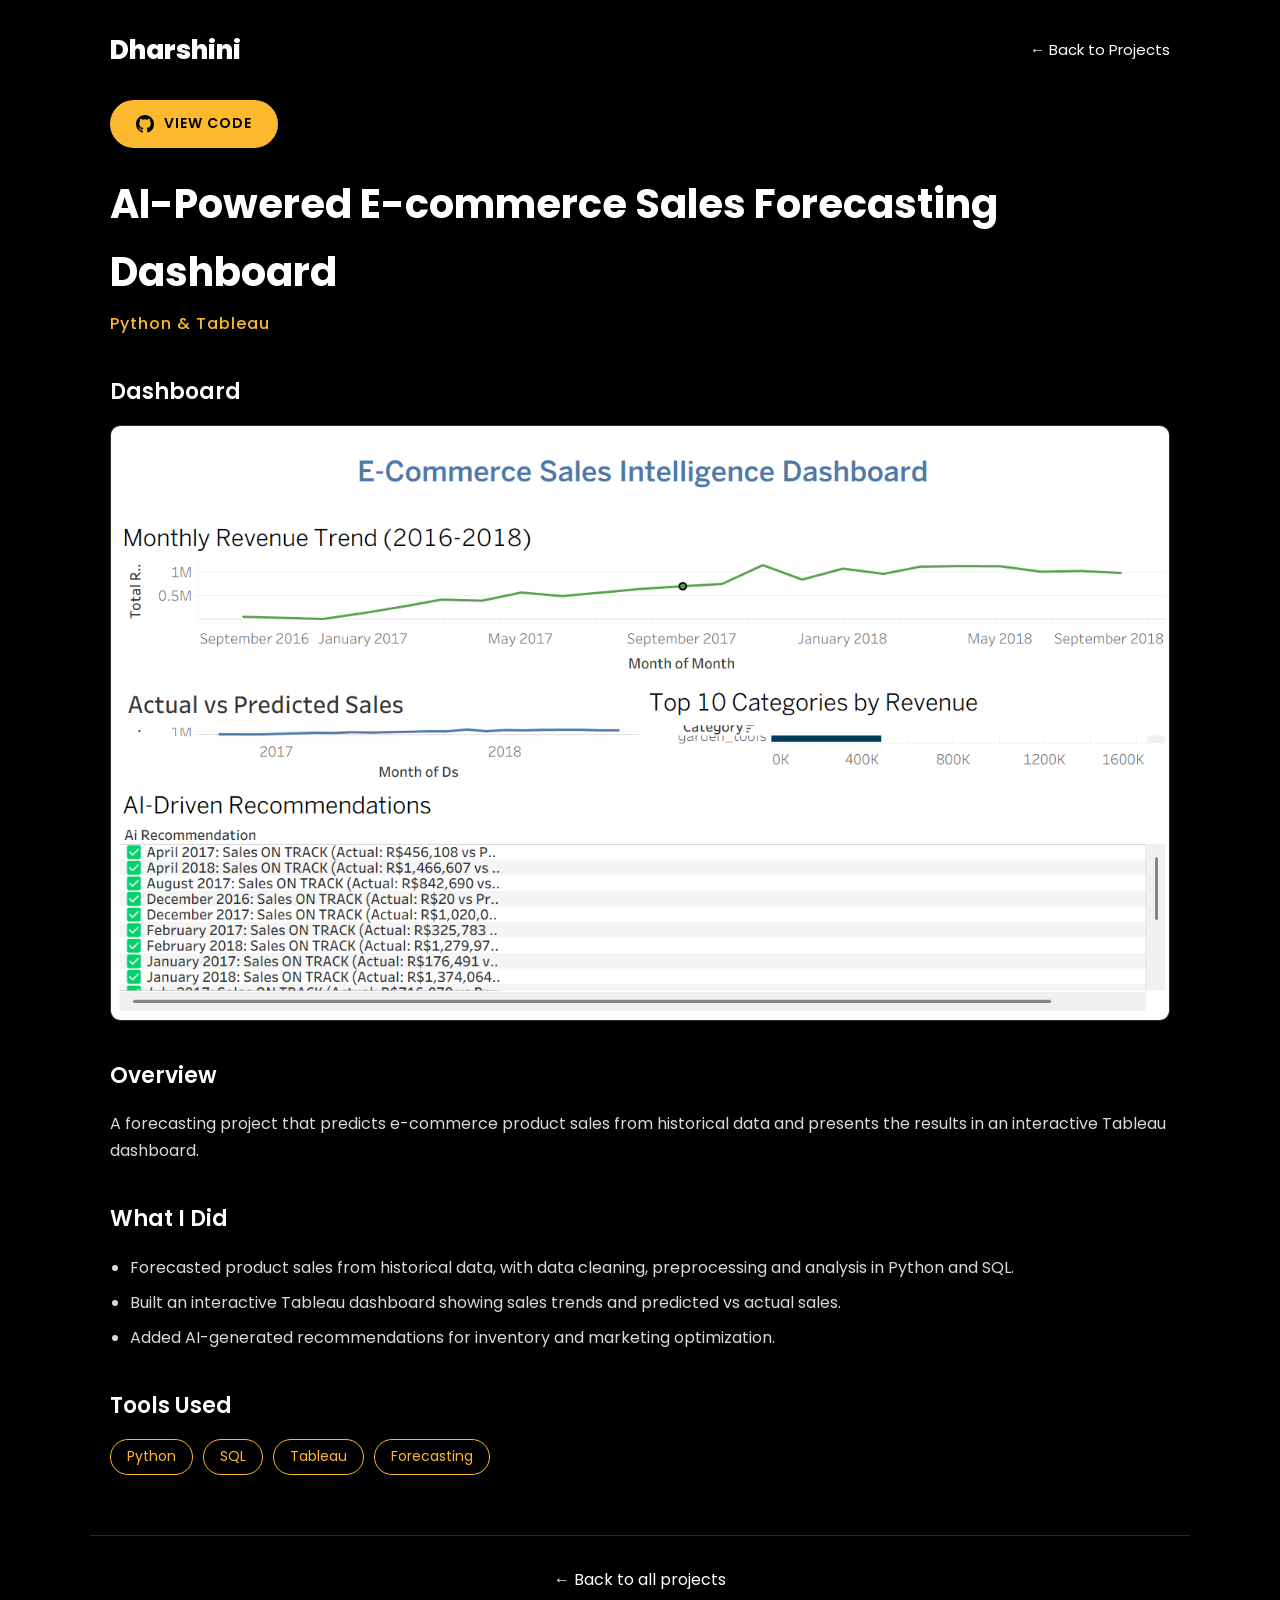
<file: project-ecommerce-forecasting.html>
<!DOCTYPE html>
<html lang="en">
<head>
<meta charset="utf-8"/>
<meta name="viewport" content="width=device-width, initial-scale=1"/>
<title>AI-Powered E-commerce Sales Forecasting Dashboard | Dharshini S</title>
<link href="https://fonts.googleapis.com/css?family=Poppins:300,400,500,600,700,800" rel="stylesheet"/>
<link href="css/project.css" rel="stylesheet"/>
</head>
<body>

<header class="topbar">
  <a class="brand" href="index.html">Dharshini</a>
  <a class="back" href="index.html#projects-section">&larr; Back to Projects</a>
</header>

<main class="wrap">

  <!-- ===== ACTION ROW: View Code sits at the top-left, above the dashboard ===== -->
  <div class="actions">
    <!-- CHANGE THIS: paste the direct GitHub link of THIS project -->
    <a class="btn-code" href="https://github.com/dharshinisundaram21-gif/AI-Ecommerce-Sales-Forecasting" target="_blank" rel="noopener">
      <svg viewBox="0 0 16 16" width="18" height="18" aria-hidden="true" fill="currentColor"><path d="M8 0C3.58 0 0 3.58 0 8c0 3.54 2.29 6.53 5.47 7.59.4.07.55-.17.55-.38 0-.19-.01-.82-.01-1.49-2.01.37-2.53-.49-2.69-.94-.09-.23-.48-.94-.82-1.13-.28-.15-.68-.52-.01-.53.63-.01 1.08.58 1.23.82.72 1.21 1.87.87 2.33.66.07-.52.28-.87.51-1.07-1.78-.2-3.64-.89-3.64-3.95 0-.87.31-1.59.82-2.15-.08-.2-.36-1.02.08-2.12 0 0 .67-.21 2.2.82a7.6 7.6 0 0 1 4 0c1.53-1.04 2.2-.82 2.2-.82.44 1.1.16 1.92.08 2.12.51.56.82 1.27.82 2.15 0 3.07-1.87 3.75-3.65 3.95.29.25.54.73.54 1.48 0 1.07-.01 1.93-.01 2.2 0 .21.15.46.55.38A8.01 8.01 0 0 0 16 8c0-4.42-3.58-8-8-8z"/></svg>
      View Code
    </a>
  </div>

  <h1 class="title">AI-Powered E-commerce Sales Forecasting Dashboard</h1>
  <p class="tool">Python &amp; Tableau</p>

  <!-- ===== DASHBOARD / PREVIEW ===== -->
  <section class="dash">
    <h2>Dashboard</h2>

    <!-- OPTION A (default): your dashboard screenshot. Click it to open full size.
         CHANGE THIS: save your image in images/dashboards/ with the same file name as below, or edit the path. -->
    <a class="dash-frame" href="images/dashboards/ecommerce-forecasting-dashboard.png" target="_blank" rel="noopener">
      <img src="images/dashboards/ecommerce-forecasting-dashboard.png" alt="AI-Powered E-commerce Sales Forecasting Dashboard"
           onerror="this.style.display='none';this.parentNode.nextElementSibling.style.display='flex';"/>
    </a>
    <div class="placeholder" style="display:none;">
      <div>
        <strong>Add your Dashboard here</strong>
        <span>Save the image as <code>images/dashboards/ecommerce-forecasting-dashboard.png</code></span>
      </div>
    </div>

    <!-- OPTION B: live embed (Tableau Public / Power BI "Publish to web").
         To use it: delete OPTION A above, remove the comment marks below and paste your embed link.
    <div class="embed">
      <iframe src="PASTE-YOUR-EMBED-LINK-HERE" allowfullscreen></iframe>
    </div>
    -->
  </section>

  <!-- ===== DETAILS ===== -->
  <section class="details">
    <h2>Overview</h2>
    <p>A forecasting project that predicts e-commerce product sales from historical data and presents the results in an interactive Tableau dashboard.</p>

    <h2>What I Did</h2>
    <ul>
        <li>Forecasted product sales from historical data, with data cleaning, preprocessing and analysis in Python and SQL.</li>
        <li>Built an interactive Tableau dashboard showing sales trends and predicted vs actual sales.</li>
        <li>Added AI-generated recommendations for inventory and marketing optimization.</li>
    </ul>

    <h2>Tools Used</h2>
    <div class="tags">
        <span class="tag">Python</span>
        <span class="tag">SQL</span>
        <span class="tag">Tableau</span>
        <span class="tag">Forecasting</span>
    </div>
  </section>

</main>

<footer class="foot">
  <a href="index.html#projects-section">&larr; Back to all projects</a>
</footer>

</body>
</html>
</file>
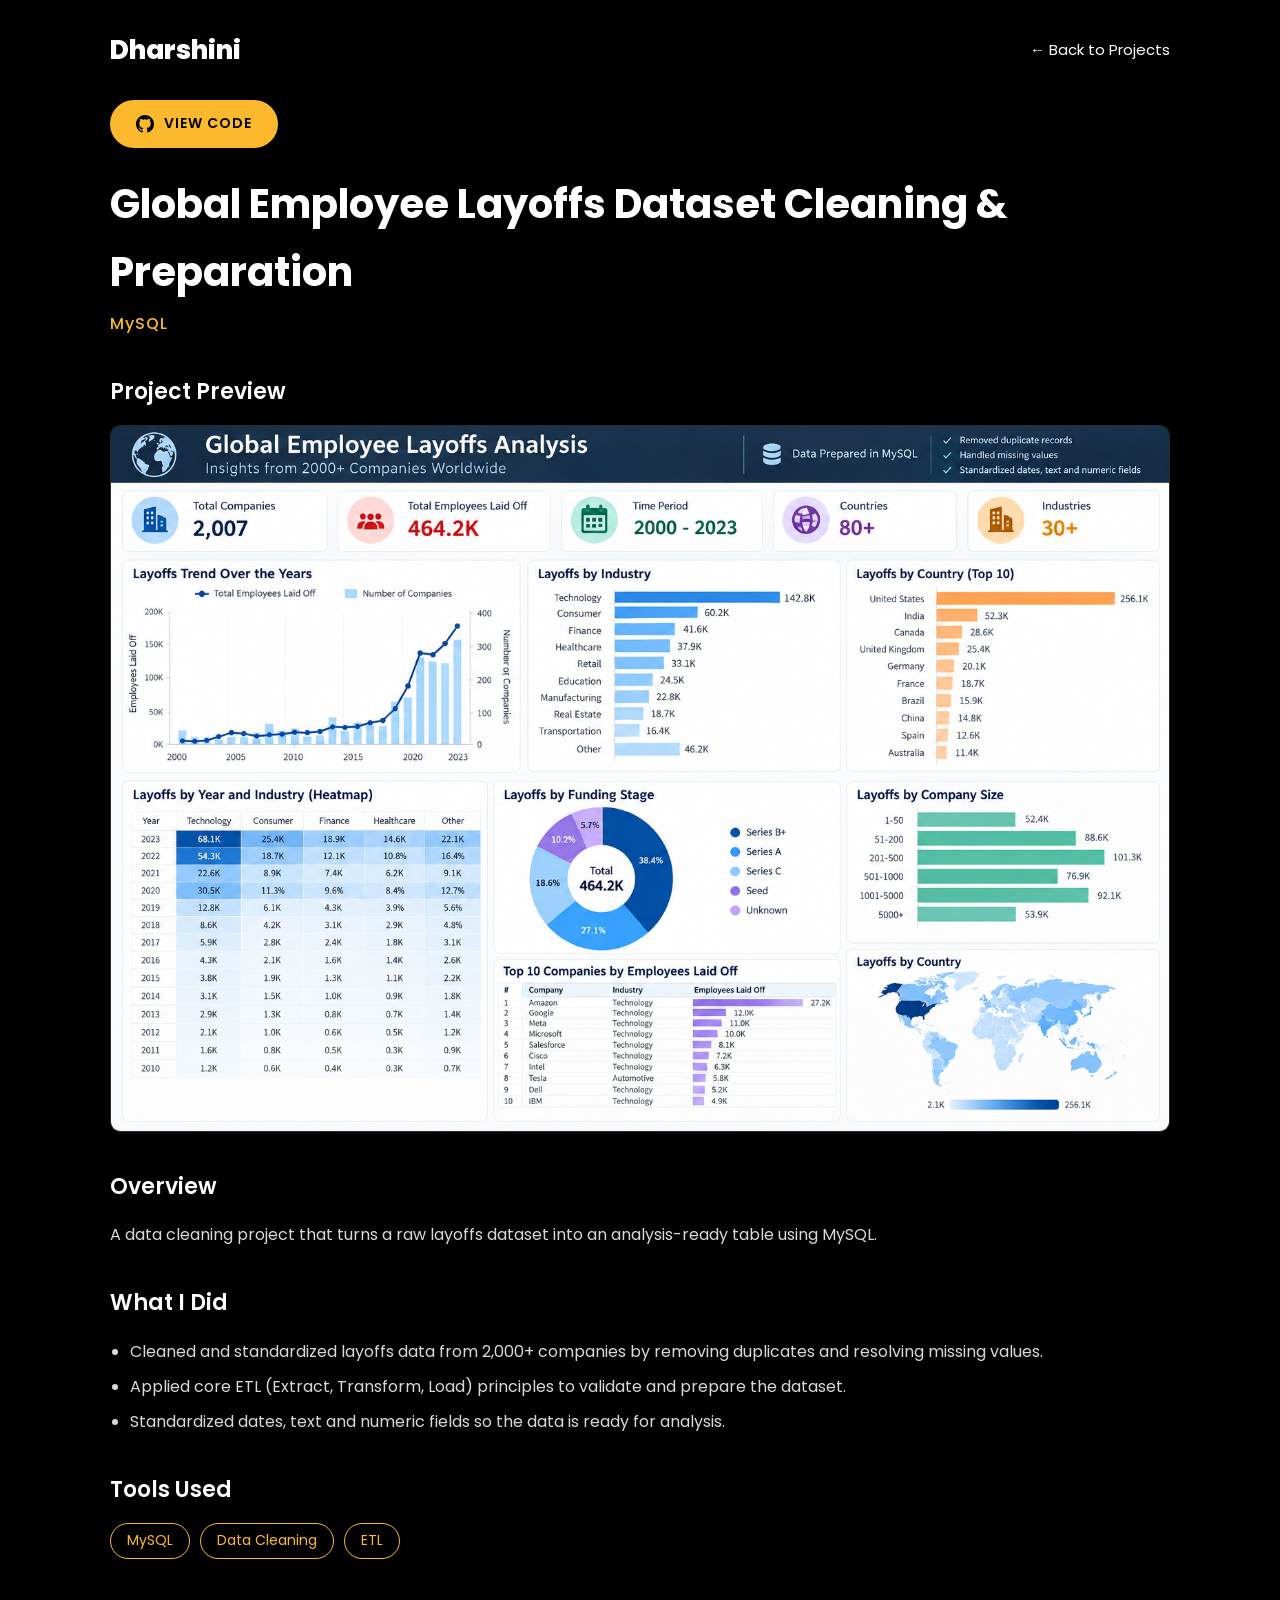
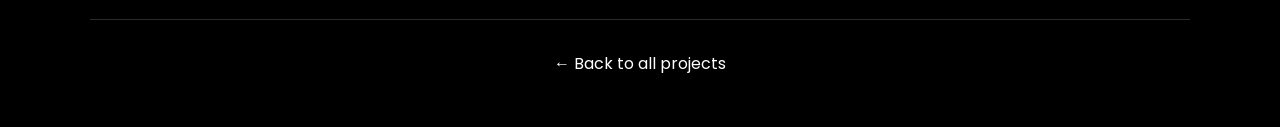
<file: project-layoffs-cleaning.html>
<!DOCTYPE html>
<html lang="en">
<head>
<meta charset="utf-8"/>
<meta name="viewport" content="width=device-width, initial-scale=1"/>
<title>Global Employee Layoffs Dataset Cleaning &amp; Preparation | Dharshini S</title>
<link href="https://fonts.googleapis.com/css?family=Poppins:300,400,500,600,700,800" rel="stylesheet"/>
<link href="css/project.css" rel="stylesheet"/>
</head>
<body>

<header class="topbar">
  <a class="brand" href="index.html">Dharshini</a>
  <a class="back" href="index.html#projects-section">&larr; Back to Projects</a>
</header>

<main class="wrap">

  <!-- ===== ACTION ROW: View Code sits at the top-left, above the dashboard ===== -->
  <div class="actions">
    <!-- CHANGE THIS: paste the direct GitHub link of THIS project -->
    <a class="btn-code" href="https://github.com/dharshinisundaram21-gif/Global-Employee-Layoffs-SQL-Analysis" target="_blank" rel="noopener">
      <svg viewBox="0 0 16 16" width="18" height="18" aria-hidden="true" fill="currentColor"><path d="M8 0C3.58 0 0 3.58 0 8c0 3.54 2.29 6.53 5.47 7.59.4.07.55-.17.55-.38 0-.19-.01-.82-.01-1.49-2.01.37-2.53-.49-2.69-.94-.09-.23-.48-.94-.82-1.13-.28-.15-.68-.52-.01-.53.63-.01 1.08.58 1.23.82.72 1.21 1.87.87 2.33.66.07-.52.28-.87.51-1.07-1.78-.2-3.64-.89-3.64-3.95 0-.87.31-1.59.82-2.15-.08-.2-.36-1.02.08-2.12 0 0 .67-.21 2.2.82a7.6 7.6 0 0 1 4 0c1.53-1.04 2.2-.82 2.2-.82.44 1.1.16 1.92.08 2.12.51.56.82 1.27.82 2.15 0 3.07-1.87 3.75-3.65 3.95.29.25.54.73.54 1.48 0 1.07-.01 1.93-.01 2.2 0 .21.15.46.55.38A8.01 8.01 0 0 0 16 8c0-4.42-3.58-8-8-8z"/></svg>
      View Code
    </a>
  </div>

  <h1 class="title">Global Employee Layoffs Dataset Cleaning &amp; Preparation</h1>
  <p class="tool">MySQL</p>

  <!-- ===== DASHBOARD / PREVIEW ===== -->
  <section class="dash">
    <h2>Project Preview</h2>

    <!-- OPTION A (default): your dashboard screenshot. Click it to open full size.
         CHANGE THIS: save your image in images/dashboards/ with the same file name as below, or edit the path. -->
    <a class="dash-frame" href="images/dashboards/layoffs-cleaning-preview.png" target="_blank" rel="noopener">
      <img src="images/dashboards/layoffs-cleaning-preview.png" alt="Global Employee Layoffs Dataset Cleaning &amp; Preparation"
           onerror="this.style.display='none';this.parentNode.nextElementSibling.style.display='flex';"/>
    </a>
    <div class="placeholder" style="display:none;">
      <div>
        <strong>Add your Project Preview here</strong>
        <span>Save the image as <code>images/dashboards/layoffs-cleaning-preview.png</code></span>
      </div>
    </div>

    <!-- OPTION B: live embed (Tableau Public / Power BI "Publish to web").
         To use it: delete OPTION A above, remove the comment marks below and paste your embed link.
    <div class="embed">
      <iframe src="PASTE-YOUR-EMBED-LINK-HERE" allowfullscreen></iframe>
    </div>
    -->
  </section>

  <!-- ===== DETAILS ===== -->
  <section class="details">
    <h2>Overview</h2>
    <p>A data cleaning project that turns a raw layoffs dataset into an analysis-ready table using MySQL.</p>

    <h2>What I Did</h2>
    <ul>
        <li>Cleaned and standardized layoffs data from 2,000+ companies by removing duplicates and resolving missing values.</li>
        <li>Applied core ETL (Extract, Transform, Load) principles to validate and prepare the dataset.</li>
        <li>Standardized dates, text and numeric fields so the data is ready for analysis.</li>
    </ul>

    <h2>Tools Used</h2>
    <div class="tags">
        <span class="tag">MySQL</span>
        <span class="tag">Data Cleaning</span>
        <span class="tag">ETL</span>
    </div>
  </section>

</main>

<footer class="foot">
  <a href="index.html#projects-section">&larr; Back to all projects</a>
</footer>

</body>
</html>
</file>
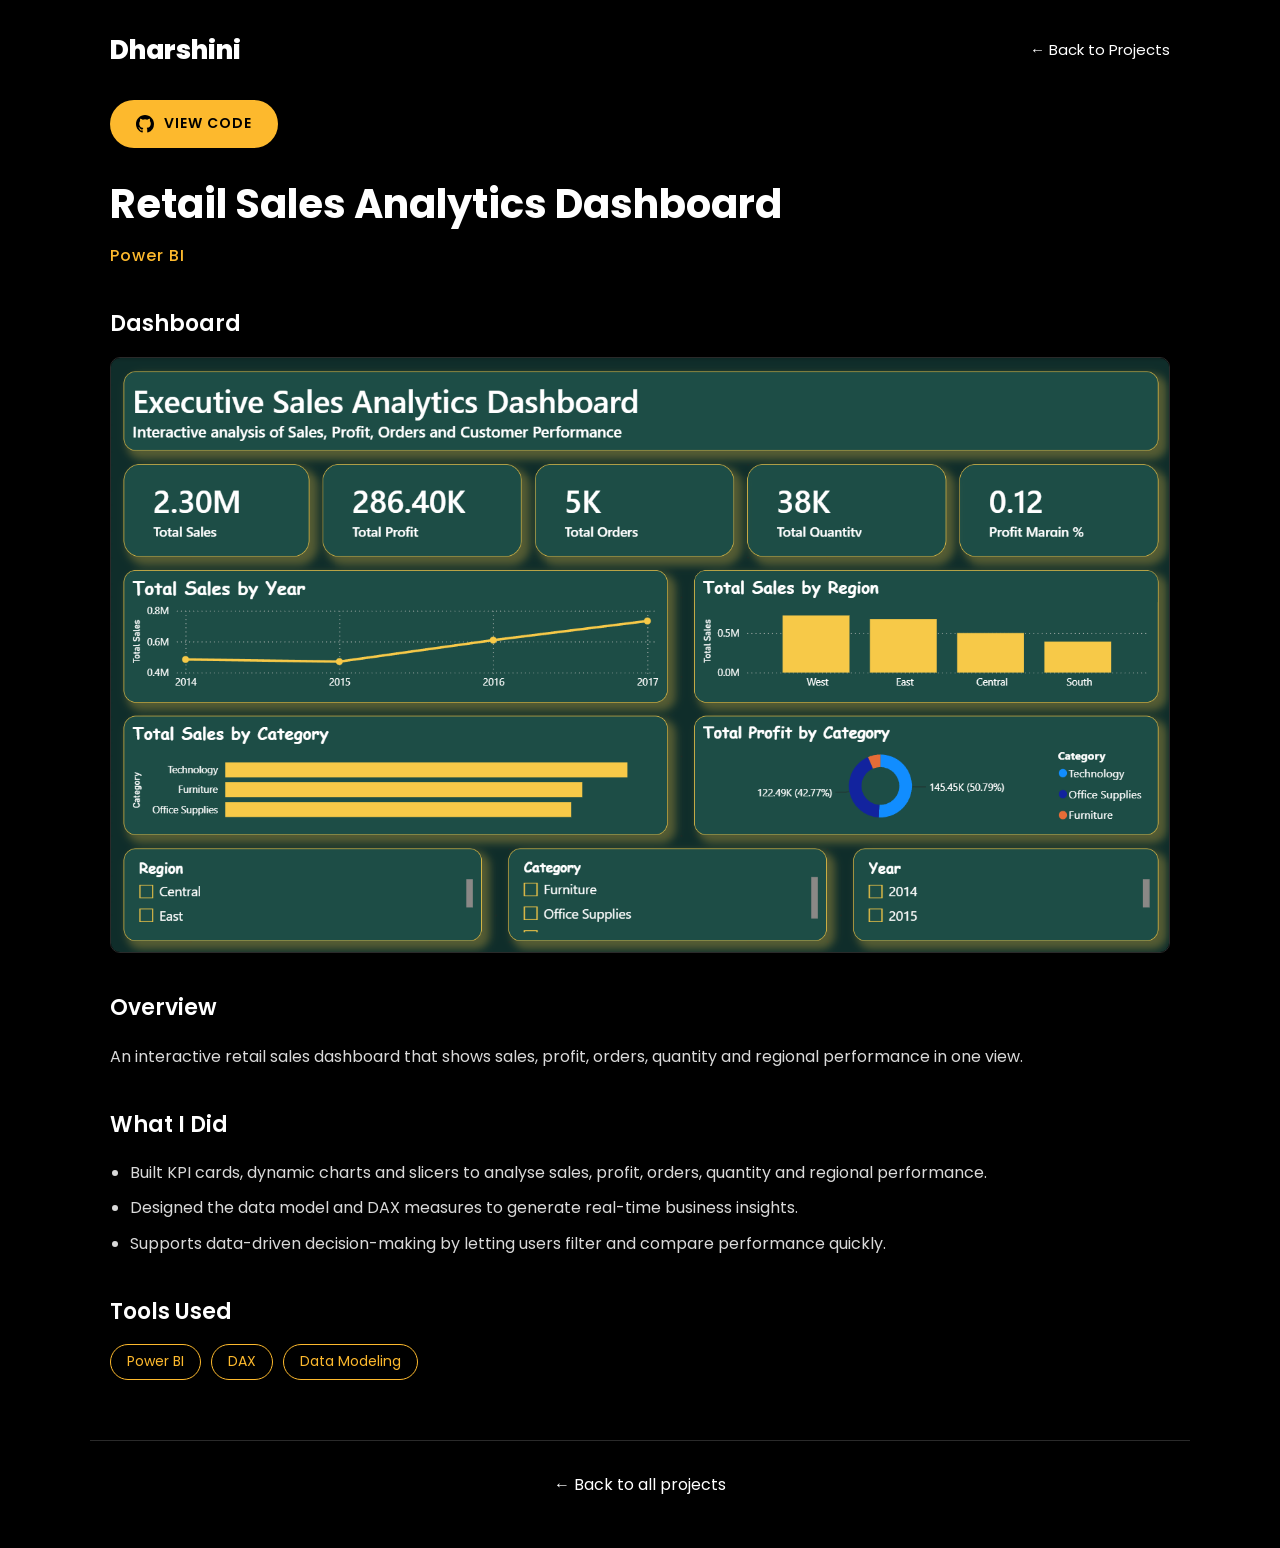
<file: project-retail-sales.html>
<!DOCTYPE html>
<html lang="en">
<head>
<meta charset="utf-8"/>
<meta name="viewport" content="width=device-width, initial-scale=1"/>
<title>Retail Sales Analytics Dashboard | Dharshini S</title>
<link href="https://fonts.googleapis.com/css?family=Poppins:300,400,500,600,700,800" rel="stylesheet"/>
<link href="css/project.css" rel="stylesheet"/>
</head>
<body>

<header class="topbar">
  <a class="brand" href="index.html">Dharshini</a>
  <a class="back" href="index.html#projects-section">&larr; Back to Projects</a>
</header>

<main class="wrap">

  <!-- ===== ACTION ROW: View Code sits at the top-left, above the dashboard ===== -->
  <div class="actions">
    <!-- CHANGE THIS: paste the direct GitHub link of THIS project -->
    <a class="btn-code" href="https://github.com/dharshinisundaram21-gif/AI-Retail-Sales-Dashboard" target="_blank" rel="noopener">
      <svg viewBox="0 0 16 16" width="18" height="18" aria-hidden="true" fill="currentColor"><path d="M8 0C3.58 0 0 3.58 0 8c0 3.54 2.29 6.53 5.47 7.59.4.07.55-.17.55-.38 0-.19-.01-.82-.01-1.49-2.01.37-2.53-.49-2.69-.94-.09-.23-.48-.94-.82-1.13-.28-.15-.68-.52-.01-.53.63-.01 1.08.58 1.23.82.72 1.21 1.87.87 2.33.66.07-.52.28-.87.51-1.07-1.78-.2-3.64-.89-3.64-3.95 0-.87.31-1.59.82-2.15-.08-.2-.36-1.02.08-2.12 0 0 .67-.21 2.2.82a7.6 7.6 0 0 1 4 0c1.53-1.04 2.2-.82 2.2-.82.44 1.1.16 1.92.08 2.12.51.56.82 1.27.82 2.15 0 3.07-1.87 3.75-3.65 3.95.29.25.54.73.54 1.48 0 1.07-.01 1.93-.01 2.2 0 .21.15.46.55.38A8.01 8.01 0 0 0 16 8c0-4.42-3.58-8-8-8z"/></svg>
      View Code
    </a>
  </div>

  <h1 class="title">Retail Sales Analytics Dashboard</h1>
  <p class="tool">Power BI</p>

  <!-- ===== DASHBOARD / PREVIEW ===== -->
  <section class="dash">
    <h2>Dashboard</h2>

    <!-- OPTION A (default): your dashboard screenshot. Click it to open full size.
         CHANGE THIS: save your image in images/dashboards/ with the same file name as below, or edit the path. -->
    <a class="dash-frame" href="images/dashboards/retail-sales-dashboard.png" target="_blank" rel="noopener">
      <img src="images/dashboards/retail-sales-dashboard.png" alt="Retail Sales Analytics Dashboard"
           onerror="this.style.display='none';this.parentNode.nextElementSibling.style.display='flex';"/>
    </a>
    <div class="placeholder" style="display:none;">
      <div>
        <strong>Add your Dashboard here</strong>
        <span>Save the image as <code>images/dashboards/retail-sales-dashboard.png</code></span>
      </div>
    </div>

    <!-- OPTION B: live embed (Tableau Public / Power BI "Publish to web").
         To use it: delete OPTION A above, remove the comment marks below and paste your embed link.
    <div class="embed">
      <iframe src="PASTE-YOUR-EMBED-LINK-HERE" allowfullscreen></iframe>
    </div>
    -->
  </section>

  <!-- ===== DETAILS ===== -->
  <section class="details">
    <h2>Overview</h2>
    <p>An interactive retail sales dashboard that shows sales, profit, orders, quantity and regional performance in one view.</p>

    <h2>What I Did</h2>
    <ul>
        <li>Built KPI cards, dynamic charts and slicers to analyse sales, profit, orders, quantity and regional performance.</li>
        <li>Designed the data model and DAX measures to generate real-time business insights.</li>
        <li>Supports data-driven decision-making by letting users filter and compare performance quickly.</li>
    </ul>

    <h2>Tools Used</h2>
    <div class="tags">
        <span class="tag">Power BI</span>
        <span class="tag">DAX</span>
        <span class="tag">Data Modeling</span>
    </div>
  </section>

</main>

<footer class="foot">
  <a href="index.html#projects-section">&larr; Back to all projects</a>
</footer>

</body>
</html>
</file>
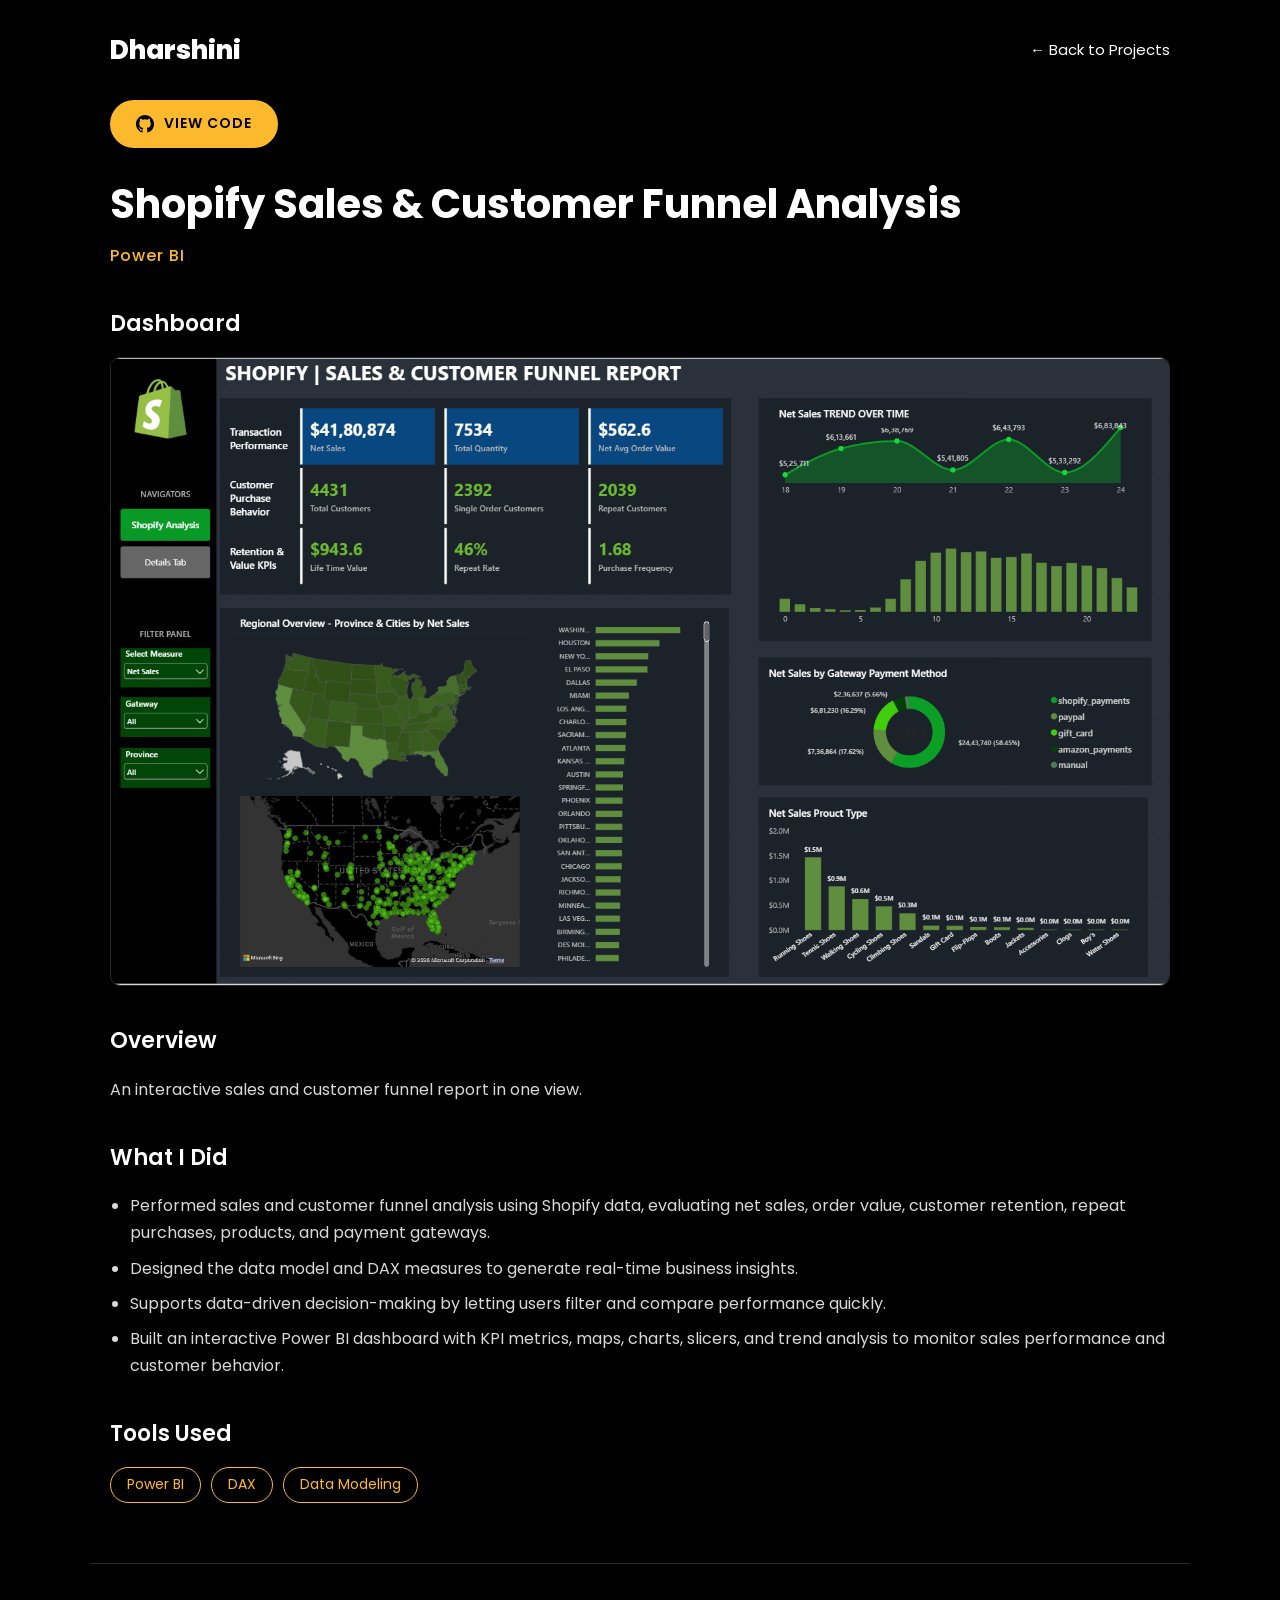
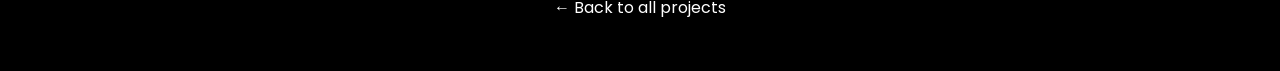
<file: project-shopify-sales.html>
<!DOCTYPE html>
<html lang="en">
<head>
<meta charset="utf-8"/>
<meta name="viewport" content="width=device-width, initial-scale=1"/>
<title>Shopify Sales & Customer Funnel Analysis | Dharshini S</title>
<link href="https://fonts.googleapis.com/css?family=Poppins:300,400,500,600,700,800" rel="stylesheet"/>
<link href="css/project.css" rel="stylesheet"/>
</head>
<body>

<header class="topbar">
  <a class="brand" href="index.html">Dharshini</a>
  <a class="back" href="index.html#projects-section">&larr; Back to Projects</a>
</header>

<main class="wrap">

  <!-- ===== ACTION ROW: View Code sits at the top-left, above the dashboard ===== -->
  <div class="actions">
    <!-- CHANGE THIS: paste the direct GitHub link of THIS project -->
    <a class="btn-code" href="https://github.com/dharshinisundaram21-gif/shopify-sales-customer-funnel-analysis" target="_blank" rel="noopener">
      <svg viewBox="0 0 16 16" width="18" height="18" aria-hidden="true" fill="currentColor"><path d="M8 0C3.58 0 0 3.58 0 8c0 3.54 2.29 6.53 5.47 7.59.4.07.55-.17.55-.38 0-.19-.01-.82-.01-1.49-2.01.37-2.53-.49-2.69-.94-.09-.23-.48-.94-.82-1.13-.28-.15-.68-.52-.01-.53.63-.01 1.08.58 1.23.82.72 1.21 1.87.87 2.33.66.07-.52.28-.87.51-1.07-1.78-.2-3.64-.89-3.64-3.95 0-.87.31-1.59.82-2.15-.08-.2-.36-1.02.08-2.12 0 0 .67-.21 2.2.82a7.6 7.6 0 0 1 4 0c1.53-1.04 2.2-.82 2.2-.82.44 1.1.16 1.92.08 2.12.51.56.82 1.27.82 2.15 0 3.07-1.87 3.75-3.65 3.95.29.25.54.73.54 1.48 0 1.07-.01 1.93-.01 2.2 0 .21.15.46.55.38A8.01 8.01 0 0 0 16 8c0-4.42-3.58-8-8-8z"/></svg>
      View Code
    </a>
  </div>

  <h1 class="title">Shopify Sales & Customer Funnel Analysis</h1>
  <p class="tool">Power BI</p>

  <!-- ===== DASHBOARD / PREVIEW ===== -->
  <section class="dash">
    <h2>Dashboard</h2>

    <!-- OPTION A (default): your dashboard screenshot. Click it to open full size.
         CHANGE THIS: save your image in images/dashboards/ with the same file name as below, or edit the path. -->
    <a class="dash-frame" href="images/dashboards/shopify-sales.png" target="_blank" rel="noopener">
      <img src="images/dashboards/shopify-sales.png" alt="Retail Sales Analytics Dashboard"
           onerror="this.style.display='none';this.parentNode.nextElementSibling.style.display='flex';"/>
    </a>
    <div class="placeholder" style="display:none;">
      <div>
        <strong>Add your Dashboard here</strong>
        <span>Save the image as <code>images/dashboards/retail-sales-dashboard.png</code></span>
      </div>
    </div>

    <!-- OPTION B: live embed (Tableau Public / Power BI "Publish to web").
         To use it: delete OPTION A above, remove the comment marks below and paste your embed link.
    <div class="embed">
      <iframe src="PASTE-YOUR-EMBED-LINK-HERE" allowfullscreen></iframe>
    </div>
    -->
  </section>

  <!-- ===== DETAILS ===== -->
  <section class="details">
    <h2>Overview</h2>
    <p>An interactive sales and customer funnel report in one view.</p>

    <h2>What I Did</h2>
    <ul>
        <li>Performed sales and customer funnel analysis using Shopify data, evaluating net sales, order value, customer retention, repeat purchases, products, and payment gateways.</li>
        <li>Designed the data model and DAX measures to generate real-time business insights.</li>
        <li>Supports data-driven decision-making by letting users filter and compare performance quickly.</li>
        <li>Built an interactive Power BI dashboard with KPI metrics, maps, charts, slicers, and trend analysis to monitor sales
            performance and customer behavior.</li> 
    </ul>

    <h2>Tools Used</h2>
    <div class="tags">
        <span class="tag">Power BI</span>
        <span class="tag">DAX</span>
        <span class="tag">Data Modeling</span>
    </div>
  </section>

</main>

<footer class="foot">
  <a href="index.html#projects-section">&larr; Back to all projects</a>
</footer>

</body>
</html>
</file>
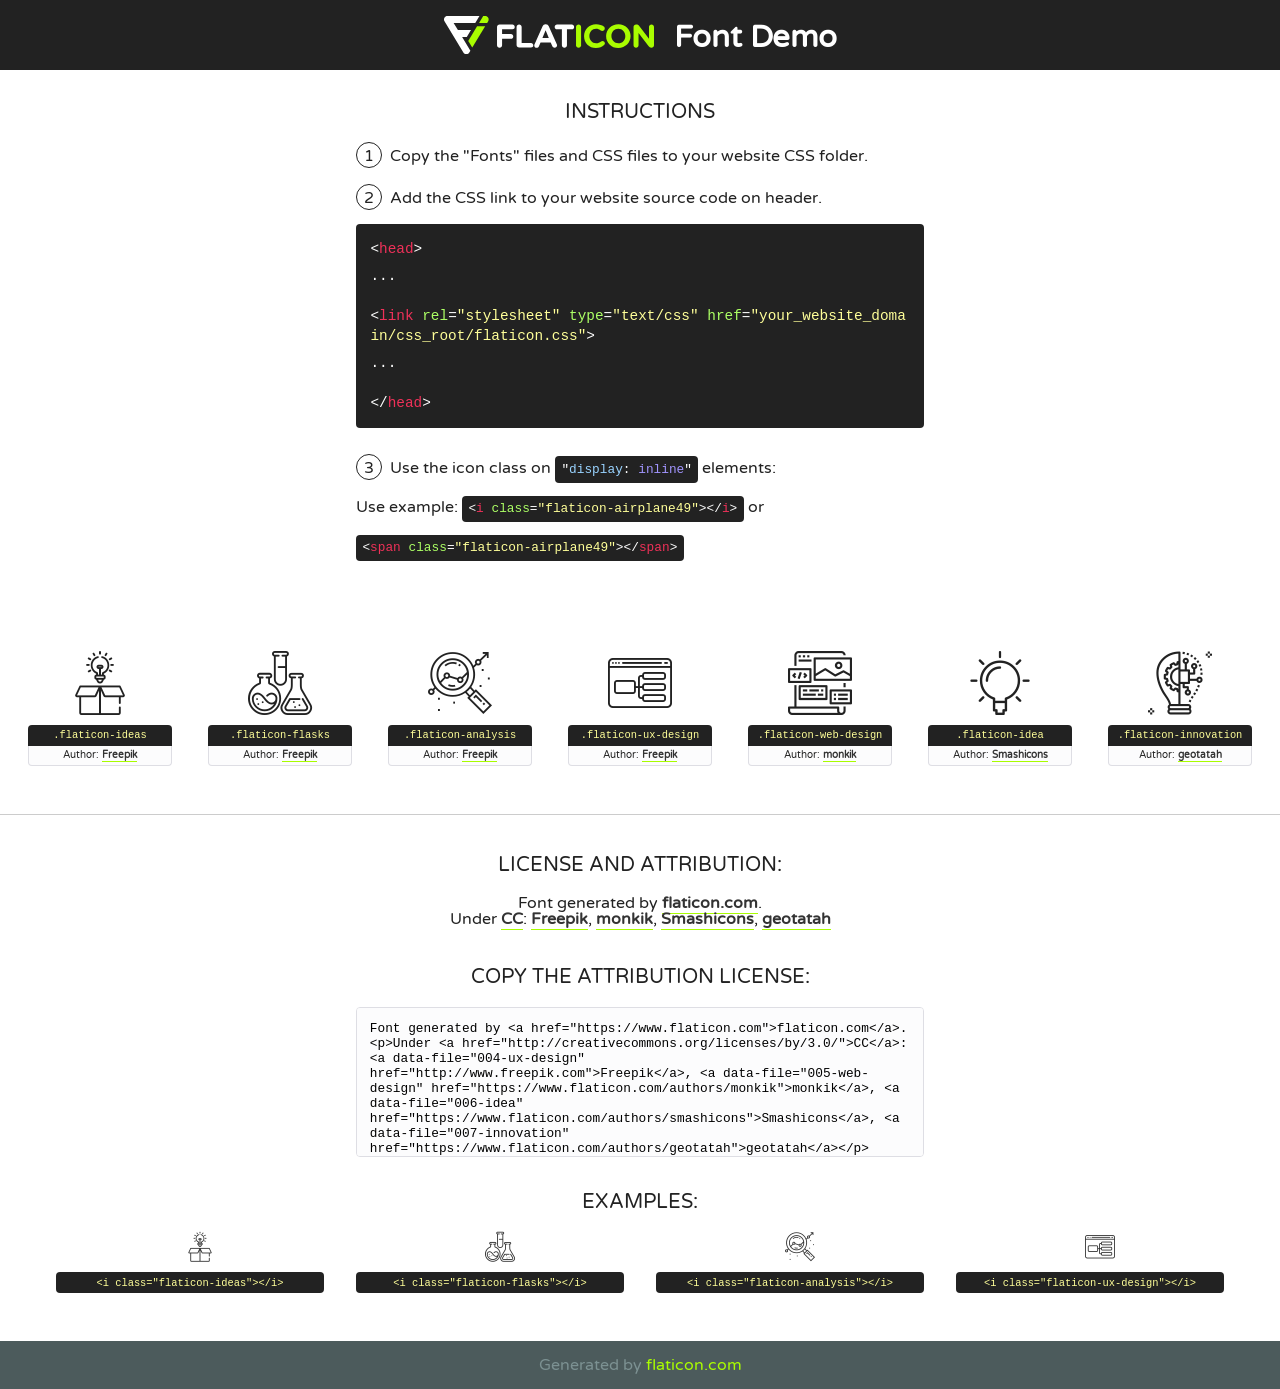
<file: fonts/flaticon/font/flaticon.html>
<!DOCTYPE html>
<!--
  Flaticon icon font: Flaticon
  Creation date: 20/03/2019 02:18
-->
<html>
<!DOCTYPE html>
<html>

<head>
    <title>Flaticon WebFont</title>
    <link href="http://fonts.googleapis.com/css?family=Varela+Round" rel="stylesheet" type="text/css" />
    <link rel="stylesheet" type="text/css" href="flaticon.css">
    <meta charset="UTF-8">
    <style>
    html, body, div, span, applet, object, iframe,
    h1, h2, h3, h4, h5, h6, p, blockquote, pre,
    a, abbr, acronym, address, big, cite, code,
    del, dfn, em, img, ins, kbd, q, s, samp,
    small, strike, strong, sub, sup, tt, var,
    b, u, i, center,
    dl, dt, dd, ol, ul, li,
    fieldset, form, label, legend,
    table, caption, tbody, tfoot, thead, tr, th, td,
    article, aside, canvas, details, embed, 
    figure, figcaption, footer, header, hgroup, 
    menu, nav, output, ruby, section, summary,
    time, mark, audio, video {
        margin: 0;
        padding: 0;
        border: 0;
        font-size: 100%;
        font: inherit;
        vertical-align: baseline;
    }
    /* HTML5 display-role reset for older browsers */
    article, aside, details, figcaption, figure, 
    footer, header, hgroup, menu, nav, section {
        display: block;
    }
    body {
        line-height: 1;
    }
    ol, ul {
        list-style: none;
    }
    blockquote, q {
        quotes: none;
    }
    blockquote:before, blockquote:after,
    q:before, q:after {
        content: '';
        content: none;
    }
    table {
        border-collapse: collapse;
        border-spacing: 0;
    }
    body {
        font-family: 'Varela Round', Helvetica, Arial, sans-serif;
        font-size: 16px;
        color: #222;
    }
    a {
        color: #333;
        border-bottom: 1px solid #a9fd00;
        font-weight: bold;
        text-decoration: none;
    }
    * {
        -moz-box-sizing: border-box;
        -webkit-box-sizing: border-box;
        box-sizing: border-box;
        margin: 0;
        padding: 0;
    }
    [class^="flaticon-"]:before, [class*=" flaticon-"]:before, [class^="flaticon-"]:after, [class*=" flaticon-"]:after {
        font-family: Flaticon;
        font-size: 30px;
        font-style: normal;
        margin-left: 20px;
        color: #333;
    }
    .wrapper {
        max-width: 600px;
        margin: auto;
        padding: 0 1em;
    }
    .title {
        font-size: 1.25em;
        text-align: center;
        margin-bottom: 1em;
        text-transform: uppercase;
    }
    header {
        text-align: center;
        background-color: #222;
        color: #fff;
        padding: 1em;
    }
    header .logo {
        width: 210px;
        height: 38px;
        display: inline-block;
        vertical-align: middle;
        margin-right: 1em;
        border: none;
    }
    header strong {
        font-size: 1.95em;
        font-weight: bold;
        vertical-align: middle;
        margin-top: 5px;
        display: inline-block;
    }
    .demo {
        margin: 2em auto;
        line-height: 1.25em;
    }
    .demo ul li {
        margin-bottom: 1em;
    }
    .demo ul li .num {
        color: #222;
        border-radius: 20px;
        display: inline-block;
        width: 26px;
        padding: 3px;
        height: 26px;
        text-align: center;
        margin-right: 0.5em;
        border: 1px solid #222;
    }
    .demo ul li code {
        background-color: #222;
        border-radius: 4px;
        padding: 0.25em 0.5em;
        display: inline-block;
        color: #fff;
        font-family: Consolas,Monaco,Lucida Console,Liberation Mono,DejaVu Sans Mono,Bitstream Vera Sans Mono,Courier New, monospace;
        font-weight: lighter;
        margin-top: 1em;
        font-size: 0.8em;
        word-break: break-all;
    }
    .demo ul li code.big {
        padding: 1em;
        font-size: 0.9em;
    }
    .demo ul li code .red {
        color: #EF3159;
    }
    .demo ul li code .green {
        color: #ACFF65;
    }
    .demo ul li code .yellow {
        color: #FFFF99;
    }
    .demo ul li code .blue {
        color: #99D3FF;
    }
    .demo ul li code .purple {
        color: #A295FF;
    }
    .demo ul li code .dots {
        margin-top: 0.5em;
        display: block;
    }
    #glyphs {
        border-bottom: 1px solid #ccc;
        padding: 2em 0;
        text-align: center;
    }
    .glyph {
        display: inline-block;
        width: 9em;
        margin: 1em;
        text-align: center;
        vertical-align: top;
        background: #FFF;
    }
    .glyph .glyph-icon {
        padding: 10px;
        display: block;
        font-family:"Flaticon";
        font-size: 64px;
        line-height: 1;
    }
    .glyph .glyph-icon:before {
        font-size: 64px;
        color: #222;
        margin-left: 0;
    }
    .class-name {
        font-size: 0.65em;
        background-color: #222;
        color: #fff;
        border-radius: 4px 4px 0 0;
        padding: 0.5em;
        color: #FFFF99;
        font-family: Consolas,Monaco,Lucida Console,Liberation Mono,DejaVu Sans Mono,Bitstream Vera Sans Mono,Courier New, monospace;
    }
    .author-name {
        font-size: 0.6em;
        background-color: #fcfcfd;
        border: 1px solid #DEDEE4;
        border-top: 0;
        border-radius: 0 0 4px 4px;
        padding: 0.5em;
    }
    .class-name:last-child {
        font-size: 10px;
        color:#888;
    }
    .class-name:last-child a {
        font-size: 10px;
        color:#555;
    }
    .class-name:last-child a:hover {
        color:#a9fd00;
    }
    .glyph > input {
        display: block;
        width: 100px;
        margin: 5px auto;
        text-align: center;
        font-size: 12px;
        cursor: text;
    }
    .glyph > input.icon-input {
        font-family:"Flaticon";
        font-size: 16px;
        margin-bottom: 10px;
    }
    .attribution .title {
        margin-top: 2em;
    }
    .attribution textarea {
        background-color: #fcfcfd;
        padding: 1em;
        border: none;
        box-shadow: none;
        border: 1px solid #DEDEE4;
        border-radius: 4px;
        resize: none;
        width: 100%;
        height: 150px;
        font-size: 0.8em;
        font-family: Consolas,Monaco,Lucida Console,Liberation Mono,DejaVu Sans Mono,Bitstream Vera Sans Mono,Courier New, monospace;
        -webkit-appearance: none;
    }
    .iconsuse {
        margin: 2em auto;
        text-align: center;
        max-width: 1200px;
    }
    .iconsuse:after {
        content: '';
        display: table;
        clear: both;
    }
    .iconsuse .image {
        float: left;
        width: 25%;
        padding: 0 1em;
    }
    .iconsuse .image p {
        margin-bottom: 1em;
    }
    .iconsuse .image span {
        display: block;
        font-size: 0.65em;
        background-color: #222;
        color: #fff;
        border-radius: 4px;
        padding: 0.5em;
        color: #FFFF99;
        margin-top: 1em;
        font-family: Consolas,Monaco,Lucida Console,Liberation Mono,DejaVu Sans Mono,Bitstream Vera Sans Mono,Courier New, monospace;
    }
    #footer {
        text-align: center;
        background-color: #4C5B5C;
        color: #7c9192;
        padding: 1em;
    }
    #footer a {
        border: none;
        color: #a9fd00;
        font-weight: normal;
    }
    @media (max-width: 960px) {
        .iconsuse .image {
            width: 50%;
        }
    }
    @media (max-width: 560px) {
        .iconsuse .image {
            width: 100%;
        }
    }
    </style>
</head>

<body class="characters-off">

    <header>
        <a href="https://www.flaticon.com" target="_blank" class="logo">
            <svg version="1.1" xmlns="http://www.w3.org/2000/svg" xmlns:xlink="http://www.w3.org/1999/xlink" xmlns:a="http://ns.adobe.com/AdobeSVGViewerExtensions/3.0/" viewBox="0 0 560.875 102.036" enable-background="new 0 0 560.875 102.036" xml:space="preserve">
                <defs>
                </defs>
                <g>
                    <g class="letters">
                        <path fill="#ffffff" d="M141.596,29.675c0-3.777,2.985-6.767,6.764-6.767h34.438c3.426,0,6.15,2.728,6.15,6.15
                        c0,3.43-2.724,6.149-6.15,6.149h-27.674v13.091h23.719c3.429,0,6.151,2.724,6.151,6.15c0,3.43-2.723,6.149-6.151,6.149h-23.719
                        v17.574c0,3.773-2.986,6.761-6.764,6.761c-3.779,0-6.764-2.989-6.764-6.761V29.675z"></path>
                        <path fill="#ffffff" d="M193.844,29.149c0-3.781,2.985-6.767,6.764-6.767c3.776,0,6.763,2.985,6.763,6.767v42.957h25.039
                        c3.426,0,6.149,2.726,6.149,6.153c0,3.425-2.723,6.15-6.149,6.15h-31.802c-3.779,0-6.764-2.986-6.764-6.768V29.149z"></path>
                        <path fill="#ffffff" d="M241.891,75.71l21.438-48.407c1.492-3.341,4.215-5.357,7.906-5.357h0.792
                        c3.686,0,6.323,2.017,7.815,5.357l21.439,48.407c0.436,0.967,0.701,1.845,0.701,2.723c0,3.602-2.809,6.501-6.414,6.501
                        c-3.161,0-5.269-1.845-6.499-4.655l-4.132-9.661h-27.059l-4.301,10.102c-1.144,2.631-3.426,4.214-6.237,4.214
                        c-3.517,0-6.24-2.81-6.24-6.325C241.1,77.64,241.451,76.677,241.891,75.71z M279.932,58.666l-8.521-20.297l-8.526,20.297H279.932
                        z"></path>
                        <path fill="#ffffff" d="M314.864,35.387H301.86c-3.429,0-6.239-2.813-6.239-6.238c0-3.429,2.811-6.24,6.239-6.24h39.533
                        c3.426,0,6.237,2.811,6.237,6.24c0,3.425-2.811,6.238-6.237,6.238h-13.001v42.785c0,3.773-2.99,6.761-6.764,6.761
                        c-3.779,0-6.764-2.989-6.764-6.761V35.387z"></path>
                        <path fill="#A9FD00" d="M352.615,29.149c0-3.781,2.985-6.767,6.767-6.767c3.774,0,6.761,2.985,6.761,6.767v49.024
                        c0,3.773-2.987,6.761-6.761,6.761c-3.781,0-6.767-2.989-6.767-6.761V29.149z"></path>
                        <path fill="#A9FD00" d="M374.132,53.836v-0.179c0-17.481,13.178-31.801,32.065-31.801c9.22,0,15.459,2.458,20.557,6.238
                        c1.402,1.054,2.637,2.985,2.637,5.357c0,3.692-2.985,6.59-6.681,6.59c-1.845,0-3.071-0.702-4.044-1.319
                        c-3.776-2.813-7.729-4.393-12.562-4.393c-10.364,0-17.831,8.611-17.831,19.154v0.173c0,10.542,7.291,19.329,17.831,19.329
                        c5.715,0,9.492-1.756,13.359-4.834c1.049-0.874,2.458-1.491,4.039-1.491c3.429,0,6.325,2.813,6.325,6.236
                        c0,2.106-1.056,3.78-2.282,4.834c-5.539,4.834-12.036,7.733-21.878,7.733C387.572,85.464,374.132,71.493,374.132,53.836z"></path>
                        <path fill="#A9FD00" d="M433.009,53.836v-0.179c0-17.481,13.79-31.801,32.766-31.801c18.981,0,32.592,14.143,32.592,31.628v0.173
                        c0,17.483-13.785,31.807-32.769,31.807C446.625,85.464,433.009,71.32,433.009,53.836z M484.224,53.836v-0.179
                        c0-10.539-7.725-19.326-18.626-19.326c-10.893,0-18.449,8.611-18.449,19.154v0.173c0,10.542,7.73,19.329,18.626,19.329
                        C476.676,72.986,484.224,64.378,484.224,53.836z"></path>
                        <path fill="#A9FD00" d="M506.233,29.321c0-3.774,2.99-6.763,6.767-6.763h1.401c3.252,0,5.183,1.583,7.029,3.953l26.093,34.265
                        V29.059c0-3.692,2.99-6.677,6.681-6.677c3.683,0,6.671,2.985,6.671,6.677v48.934c0,3.78-2.987,6.765-6.764,6.765h-0.436
                        c-3.257,0-5.188-1.581-7.034-3.953l-27.056-35.492v32.944c0,3.687-2.985,6.676-6.678,6.676c-3.683,0-6.673-2.989-6.673-6.676
                        V29.321z"></path>
                    </g>
                    <g class="insignia">
                        <path fill="#ffffff" d="M48.372,56.137h12.517l11.156-18.537H37.186L25.688,18.539h57.825L94.668,0H9.271
                        C5.925,0,2.842,1.801,1.198,4.716c-1.644,2.907-1.593,6.482,0.134,9.343l50.38,83.501c1.678,2.781,4.689,4.476,7.938,4.476
                        c3.246,0,6.257-1.695,7.935-4.476l2.898-4.804L48.372,56.137z"></path>
                        <g class="i">
                            <path fill="#A9FD00" d="M93.575,18.539h0.031v0.004l21.652,0.004l2.705-4.488c1.727-2.861,1.778-6.436,0.133-9.343
                            C116.454,1.801,113.371,0,110.026,0h-5.294L93.575,18.539z"></path>
                            <polygon fill="#A9FD00" points="88.291,27.356 64.725,66.486 75.519,84.404 109.942,27.356"></polygon>
                        </g>
                    </g>
                </g>
            </svg>
        </a>
        <strong>Font Demo</strong>
    </header>


    <section class="demo wrapper">

        <p class="title">Instructions</p>

        <ul>
            <li>
                <span class="num">1</span>Copy the "Fonts" files and CSS files to your website CSS folder.
            </li>
            <li>
                <span class="num">2</span>Add the CSS link to your website source code on header.
                <code class="big">
                    &lt;<span class="red">head</span>&gt;
                    <br/><span class="dots">...</span>
                    <br/>&lt;<span class="red">link</span> <span class="green">rel</span>=<span class="yellow">"stylesheet"</span> <span class="green">type</span>=<span class="yellow">"text/css"</span> <span class="green">href</span>=<span class="yellow">"your_website_domain/css_root/flaticon.css"</span>&gt;
                    <br/><span class="dots">...</span>
                    <br/>&lt;/<span class="red">head</span>&gt;
                </code>
            </li>

            <li>
                <p>
                    <span class="num">3</span>Use the icon class on <code>"<span class="blue">display</span>:<span class="purple"> inline</span>"</code> elements:
                    <br />
                    Use example: <code>&lt;<span class="red">i</span> <span class="green">class</span>=<span class="yellow">&quot;flaticon-airplane49&quot;</span>&gt;&lt;/<span class="red">i</span>&gt;</code> or <code>&lt;<span class="red">span</span> <span class="green">class</span>=<span class="yellow">&quot;flaticon-airplane49&quot;</span>&gt;&lt;/<span class="red">span</span>&gt;</code>
            </li>
        </ul>

    </section>




   <section id="glyphs">          
    
      
        <div class="glyph"><div class="glyph-icon flaticon-ideas"></div>
            <div class="class-name">.flaticon-ideas</div>
            <div class="author-name">Author: <a data-file="001-ideas" href="http://www.freepik.com">Freepik</a> </div> 
        </div>        
        
        <div class="glyph"><div class="glyph-icon flaticon-flasks"></div>
            <div class="class-name">.flaticon-flasks</div>
            <div class="author-name">Author: <a data-file="002-flasks" href="http://www.freepik.com">Freepik</a> </div> 
        </div>        
        
        <div class="glyph"><div class="glyph-icon flaticon-analysis"></div>
            <div class="class-name">.flaticon-analysis</div>
            <div class="author-name">Author: <a data-file="003-analysis" href="http://www.freepik.com">Freepik</a> </div> 
        </div>        
        
        <div class="glyph"><div class="glyph-icon flaticon-ux-design"></div>
            <div class="class-name">.flaticon-ux-design</div>
            <div class="author-name">Author: <a data-file="004-ux-design" href="http://www.freepik.com">Freepik</a> </div> 
        </div>        
        
        <div class="glyph"><div class="glyph-icon flaticon-web-design"></div>
            <div class="class-name">.flaticon-web-design</div>
            <div class="author-name">Author: <a data-file="005-web-design" href="https://www.flaticon.com/authors/monkik">monkik</a> </div> 
        </div>        
        
        <div class="glyph"><div class="glyph-icon flaticon-idea"></div>
            <div class="class-name">.flaticon-idea</div>
            <div class="author-name">Author: <a data-file="006-idea" href="https://www.flaticon.com/authors/smashicons">Smashicons</a> </div> 
        </div>        
        
        <div class="glyph"><div class="glyph-icon flaticon-innovation"></div>
            <div class="class-name">.flaticon-innovation</div>
            <div class="author-name">Author: <a data-file="007-innovation" href="https://www.flaticon.com/authors/geotatah">geotatah</a> </div> 
        </div>        
        

    </section>



    <section class="attribution wrapper"   style="text-align:center;">

      <div class="title">License and attribution:</div><div class="attrDiv">Font generated by <a href="https://www.flaticon.com">flaticon.com</a>. <div><p>Under <a href="http://creativecommons.org/licenses/by/3.0/">CC</a>: <a data-file="004-ux-design" href="http://www.freepik.com">Freepik</a>, <a data-file="005-web-design" href="https://www.flaticon.com/authors/monkik">monkik</a>, <a data-file="006-idea" href="https://www.flaticon.com/authors/smashicons">Smashicons</a>, <a data-file="007-innovation" href="https://www.flaticon.com/authors/geotatah">geotatah</a></p>  </div>
      </div>
      <div class="title">Copy the Attribution License:</div>

    <textarea onclick="this.focus();this.select();">Font generated by &lt;a href=&quot;https://www.flaticon.com&quot;&gt;flaticon.com&lt;/a&gt;. <p>Under <a href="http://creativecommons.org/licenses/by/3.0/">CC</a>: <a data-file="004-ux-design" href="http://www.freepik.com">Freepik</a>, <a data-file="005-web-design" href="https://www.flaticon.com/authors/monkik">monkik</a>, <a data-file="006-idea" href="https://www.flaticon.com/authors/smashicons">Smashicons</a>, <a data-file="007-innovation" href="https://www.flaticon.com/authors/geotatah">geotatah</a></p>  
     </textarea>

    </section>

    <section class="iconsuse">

          <div class="title">Examples:</div>            
             
            <div class="image">
                <p>
                    <i class="glyph-icon flaticon-ideas"></i> 
                    <span>&lt;i class=&quot;flaticon-ideas&quot;&gt;&lt;/i&gt;</span>
                </p>
            </div>
            
            <div class="image">
                <p>
                    <i class="glyph-icon flaticon-flasks"></i> 
                    <span>&lt;i class=&quot;flaticon-flasks&quot;&gt;&lt;/i&gt;</span>
                </p>
            </div>
            
            <div class="image">
                <p>
                    <i class="glyph-icon flaticon-analysis"></i> 
                    <span>&lt;i class=&quot;flaticon-analysis&quot;&gt;&lt;/i&gt;</span>
                </p>
            </div>
            
            <div class="image">
                <p>
                    <i class="glyph-icon flaticon-ux-design"></i> 
                    <span>&lt;i class=&quot;flaticon-ux-design&quot;&gt;&lt;/i&gt;</span>
                </p>
            </div>
                       
        </div>
                            
    </section>

<div id="footer">
    <div>Generated by <a href="https://www.flaticon.com">flaticon.com</a>
    </div>
</div>



</body>
</html>
</file>
<file: css/flaticon.css>
/*
  	Flaticon icon font: Flaticon
  	Creation date: 04/01/2019 13:45
  	*/


@font-face {
  font-family: "Flaticon";
  src: url("../fonts/flaticon/font/Flaticon.eot");
  src: url("../fonts/flaticon/font/Flaticon.eot?#iefix") format("embedded-opentype"),
       url("../fonts/flaticon/font/Flaticon.woff") format("woff"),
       url("../fonts/flaticon/font/Flaticon.ttf") format("truetype"),
       url("../fonts/flaticon/font/Flaticon.svg#Flaticon") format("svg");
  font-weight: normal;
  font-style: normal;
}

@media screen and (-webkit-min-device-pixel-ratio:0) {
  @font-face {
    font-family: "Flaticon";
    src: url("../fonts/flaticon/font/Flaticon.svg#Flaticon") format("svg");
  }
}

[class^="flaticon-"]:before, [class*=" flaticon-"]:before,
[class^="flaticon-"]:after, [class*=" flaticon-"]:after {   
  font-family: Flaticon;
  font-style: normal;
  font-weight: normal;
  font-variant: normal;
  text-transform: none;
  line-height: 1;

  /* Better Font Rendering =========== */
  -webkit-font-smoothing: antialiased;
  -moz-osx-font-smoothing: grayscale;
}

.flaticon-ideas:before { content: "\f100"; }
.flaticon-flasks:before { content: "\f101"; }
.flaticon-analysis:before { content: "\f102"; }
.flaticon-ux-design:before { content: "\f103"; }
.flaticon-web-design:before { content: "\f104"; }
.flaticon-idea:before { content: "\f105"; }
.flaticon-innovation:before { content: "\f106"; }
</file>
<file: css/icomoon.css>
@font-face {
  font-family: 'icomoon';
  src:  url('../fonts/icomoon/icomoon.eot?6tt51o');
  src:  url('../fonts/icomoon/icomoon.eot?6tt51o#iefix') format('embedded-opentype'),
    url('../fonts/icomoon/icomoon.ttf?6tt51o') format('truetype'),
    url('../fonts/icomoon/icomoon.woff?6tt51o') format('woff'),
    url('../fonts/icomoon/icomoon.svg?6tt51o#icomoon') format('svg');
  font-weight: normal;
  font-style: normal;
}

[class^="icon-"], [class*=" icon-"] {
  /* use !important to prevent issues with browser extensions that change fonts */
  font-family: 'icomoon' !important;
  speak: none;
  font-style: normal;
  font-weight: normal;
  font-variant: normal;
  text-transform: none;
  line-height: 1;

  /* Better Font Rendering =========== */
  -webkit-font-smoothing: antialiased;
  -moz-osx-font-smoothing: grayscale;
}

.icon-asterisk:before {
  content: "\f069";
}
.icon-plus:before {
  content: "\f067";
}
.icon-question:before {
  content: "\f128";
}
.icon-minus:before {
  content: "\f068";
}
.icon-glass:before {
  content: "\f000";
}
.icon-music:before {
  content: "\f001";
}
.icon-search:before {
  content: "\f002";
}
.icon-envelope-o:before {
  content: "\f003";
}
.icon-heart:before {
  content: "\f004";
}
.icon-star:before {
  content: "\f005";
}
.icon-star-o:before {
  content: "\f006";
}
.icon-user:before {
  content: "\f007";
}
.icon-film:before {
  content: "\f008";
}
.icon-th-large:before {
  content: "\f009";
}
.icon-th:before {
  content: "\f00a";
}
.icon-th-list:before {
  content: "\f00b";
}
.icon-check:before {
  content: "\f00c";
}
.icon-close:before {
  content: "\f00d";
}
.icon-remove:before {
  content: "\f00d";
}
.icon-times:before {
  content: "\f00d";
}
.icon-search-plus:before {
  content: "\f00e";
}
.icon-search-minus:before {
  content: "\f010";
}
.icon-power-off:before {
  content: "\f011";
}
.icon-signal:before {
  content: "\f012";
}
.icon-cog:before {
  content: "\f013";
}
.icon-gear:before {
  content: "\f013";
}
.icon-trash-o:before {
  content: "\f014";
}
.icon-home:before {
  content: "\f015";
}
.icon-file-o:before {
  content: "\f016";
}
.icon-clock-o:before {
  content: "\f017";
}
.icon-road:before {
  content: "\f018";
}
.icon-download:before {
  content: "\f019";
}
.icon-arrow-circle-o-down:before {
  content: "\f01a";
}
.icon-arrow-circle-o-up:before {
  content: "\f01b";
}
.icon-inbox:before {
  content: "\f01c";
}
.icon-play-circle-o:before {
  content: "\f01d";
}
.icon-repeat:before {
  content: "\f01e";
}
.icon-rotate-right:before {
  content: "\f01e";
}
.icon-refresh:before {
  content: "\f021";
}
.icon-list-alt:before {
  content: "\f022";
}
.icon-lock:before {
  content: "\f023";
}
.icon-flag:before {
  content: "\f024";
}
.icon-headphones:before {
  content: "\f025";
}
.icon-volume-off:before {
  content: "\f026";
}
.icon-volume-down:before {
  content: "\f027";
}
.icon-volume-up:before {
  content: "\f028";
}
.icon-qrcode:before {
  content: "\f029";
}
.icon-barcode:before {
  content: "\f02a";
}
.icon-tag:before {
  content: "\f02b";
}
.icon-tags:before {
  content: "\f02c";
}
.icon-book:before {
  content: "\f02d";
}
.icon-bookmark:before {
  content: "\f02e";
}
.icon-print:before {
  content: "\f02f";
}
.icon-camera:before {
  content: "\f030";
}
.icon-font:before {
  content: "\f031";
}
.icon-bold:before {
  content: "\f032";
}
.icon-italic:before {
  content: "\f033";
}
.icon-text-height:before {
  content: "\f034";
}
.icon-text-width:before {
  content: "\f035";
}
.icon-align-left:before {
  content: "\f036";
}
.icon-align-center:before {
  content: "\f037";
}
.icon-align-right:before {
  content: "\f038";
}
.icon-align-justify:before {
  content: "\f039";
}
.icon-list:before {
  content: "\f03a";
}
.icon-dedent:before {
  content: "\f03b";
}
.icon-outdent:before {
  content: "\f03b";
}
.icon-indent:before {
  content: "\f03c";
}
.icon-video-camera:before {
  content: "\f03d";
}
.icon-image:before {
  content: "\f03e";
}
.icon-photo:before {
  content: "\f03e";
}
.icon-picture-o:before {
  content: "\f03e";
}
.icon-pencil:before {
  content: "\f040";
}
.icon-map-marker:before {
  content: "\f041";
}
.icon-adjust:before {
  content: "\f042";
}
.icon-tint:before {
  content: "\f043";
}
.icon-edit:before {
  content: "\f044";
}
.icon-pencil-square-o:before {
  content: "\f044";
}
.icon-share-square-o:before {
  content: "\f045";
}
.icon-check-square-o:before {
  content: "\f046";
}
.icon-arrows:before {
  content: "\f047";
}
.icon-step-backward:before {
  content: "\f048";
}
.icon-fast-backward:before {
  content: "\f049";
}
.icon-backward:before {
  content: "\f04a";
}
.icon-play:before {
  content: "\f04b";
}
.icon-pause:before {
  content: "\f04c";
}
.icon-stop:before {
  content: "\f04d";
}
.icon-forward:before {
  content: "\f04e";
}
.icon-fast-forward:before {
  content: "\f050";
}
.icon-step-forward:before {
  content: "\f051";
}
.icon-eject:before {
  content: "\f052";
}
.icon-chevron-left:before {
  content: "\f053";
}
.icon-chevron-right:before {
  content: "\f054";
}
.icon-plus-circle:before {
  content: "\f055";
}
.icon-minus-circle:before {
  content: "\f056";
}
.icon-times-circle:before {
  content: "\f057";
}
.icon-check-circle:before {
  content: "\f058";
}
.icon-question-circle:before {
  content: "\f059";
}
.icon-info-circle:before {
  content: "\f05a";
}
.icon-crosshairs:before {
  content: "\f05b";
}
.icon-times-circle-o:before {
  content: "\f05c";
}
.icon-check-circle-o:before {
  content: "\f05d";
}
.icon-ban:before {
  content: "\f05e";
}
.icon-arrow-left:before {
  content: "\f060";
}
.icon-arrow-right:before {
  content: "\f061";
}
.icon-arrow-up:before {
  content: "\f062";
}
.icon-arrow-down:before {
  content: "\f063";
}
.icon-mail-forward:before {
  content: "\f064";
}
.icon-share:before {
  content: "\f064";
}
.icon-expand:before {
  content: "\f065";
}
.icon-compress:before {
  content: "\f066";
}
.icon-exclamation-circle:before {
  content: "\f06a";
}
.icon-gift:before {
  content: "\f06b";
}
.icon-leaf:before {
  content: "\f06c";
}
.icon-fire:before {
  content: "\f06d";
}
.icon-eye:before {
  content: "\f06e";
}
.icon-eye-slash:before {
  content: "\f070";
}
.icon-exclamation-triangle:before {
  content: "\f071";
}
.icon-warning:before {
  content: "\f071";
}
.icon-plane:before {
  content: "\f072";
}
.icon-calendar:before {
  content: "\f073";
}
.icon-random:before {
  content: "\f074";
}
.icon-comment:before {
  content: "\f075";
}
.icon-magnet:before {
  content: "\f076";
}
.icon-chevron-up:before {
  content: "\f077";
}
.icon-chevron-down:before {
  content: "\f078";
}
.icon-retweet:before {
  content: "\f079";
}
.icon-shopping-cart:before {
  content: "\f07a";
}
.icon-folder:before {
  content: "\f07b";
}
.icon-folder-open:before {
  content: "\f07c";
}
.icon-arrows-v:before {
  content: "\f07d";
}
.icon-arrows-h:before {
  content: "\f07e";
}
.icon-bar-chart:before {
  content: "\f080";
}
.icon-bar-chart-o:before {
  content: "\f080";
}
.icon-twitter-square:before {
  content: "\f081";
}
.icon-facebook-square:before {
  content: "\f082";
}
.icon-camera-retro:before {
  content: "\f083";
}
.icon-key:before {
  content: "\f084";
}
.icon-cogs:before {
  content: "\f085";
}
.icon-gears:before {
  content: "\f085";
}
.icon-comments:before {
  content: "\f086";
}
.icon-thumbs-o-up:before {
  content: "\f087";
}
.icon-thumbs-o-down:before {
  content: "\f088";
}
.icon-star-half:before {
  content: "\f089";
}
.icon-heart-o:before {
  content: "\f08a";
}
.icon-sign-out:before {
  content: "\f08b";
}
.icon-linkedin-square:before {
  content: "\f08c";
}
.icon-thumb-tack:before {
  content: "\f08d";
}
.icon-external-link:before {
  content: "\f08e";
}
.icon-sign-in:before {
  content: "\f090";
}
.icon-trophy:before {
  content: "\f091";
}
.icon-github-square:before {
  content: "\f092";
}
.icon-upload:before {
  content: "\f093";
}
.icon-lemon-o:before {
  content: "\f094";
}
.icon-phone:before {
  content: "\f095";
}
.icon-square-o:before {
  content: "\f096";
}
.icon-bookmark-o:before {
  content: "\f097";
}
.icon-phone-square:before {
  content: "\f098";
}
.icon-twitter:before {
  content: "\f099";
}
.icon-facebook:before {
  content: "\f09a";
}
.icon-facebook-f:before {
  content: "\f09a";
}
.icon-github:before {
  content: "\f09b";
}
.icon-unlock:before {
  content: "\f09c";
}
.icon-credit-card:before {
  content: "\f09d";
}
.icon-feed:before {
  content: "\f09e";
}
.icon-rss:before {
  content: "\f09e";
}
.icon-hdd-o:before {
  content: "\f0a0";
}
.icon-bullhorn:before {
  content: "\f0a1";
}
.icon-bell-o:before {
  content: "\f0a2";
}
.icon-certificate:before {
  content: "\f0a3";
}
.icon-hand-o-right:before {
  content: "\f0a4";
}
.icon-hand-o-left:before {
  content: "\f0a5";
}
.icon-hand-o-up:before {
  content: "\f0a6";
}
.icon-hand-o-down:before {
  content: "\f0a7";
}
.icon-arrow-circle-left:before {
  content: "\f0a8";
}
.icon-arrow-circle-right:before {
  content: "\f0a9";
}
.icon-arrow-circle-up:before {
  content: "\f0aa";
}
.icon-arrow-circle-down:before {
  content: "\f0ab";
}
.icon-globe:before {
  content: "\f0ac";
}
.icon-wrench:before {
  content: "\f0ad";
}
.icon-tasks:before {
  content: "\f0ae";
}
.icon-filter:before {
  content: "\f0b0";
}
.icon-briefcase:before {
  content: "\f0b1";
}
.icon-arrows-alt:before {
  content: "\f0b2";
}
.icon-group:before {
  content: "\f0c0";
}
.icon-users:before {
  content: "\f0c0";
}
.icon-chain:before {
  content: "\f0c1";
}
.icon-link:before {
  content: "\f0c1";
}
.icon-cloud:before {
  content: "\f0c2";
}
.icon-flask:before {
  content: "\f0c3";
}
.icon-cut:before {
  content: "\f0c4";
}
.icon-scissors:before {
  content: "\f0c4";
}
.icon-copy:before {
  content: "\f0c5";
}
.icon-files-o:before {
  content: "\f0c5";
}
.icon-paperclip:before {
  content: "\f0c6";
}
.icon-floppy-o:before {
  content: "\f0c7";
}
.icon-save:before {
  content: "\f0c7";
}
.icon-square:before {
  content: "\f0c8";
}
.icon-bars:before {
  content: "\f0c9";
}
.icon-navicon:before {
  content: "\f0c9";
}
.icon-reorder:before {
  content: "\f0c9";
}
.icon-list-ul:before {
  content: "\f0ca";
}
.icon-list-ol:before {
  content: "\f0cb";
}
.icon-strikethrough:before {
  content: "\f0cc";
}
.icon-underline:before {
  content: "\f0cd";
}
.icon-table:before {
  content: "\f0ce";
}
.icon-magic:before {
  content: "\f0d0";
}
.icon-truck:before {
  content: "\f0d1";
}
.icon-pinterest:before {
  content: "\f0d2";
}
.icon-pinterest-square:before {
  content: "\f0d3";
}
.icon-google-plus-square:before {
  content: "\f0d4";
}
.icon-google-plus:before {
  content: "\f0d5";
}
.icon-money:before {
  content: "\f0d6";
}
.icon-caret-down:before {
  content: "\f0d7";
}
.icon-caret-up:before {
  content: "\f0d8";
}
.icon-caret-left:before {
  content: "\f0d9";
}
.icon-caret-right:before {
  content: "\f0da";
}
.icon-columns:before {
  content: "\f0db";
}
.icon-sort:before {
  content: "\f0dc";
}
.icon-unsorted:before {
  content: "\f0dc";
}
.icon-sort-desc:before {
  content: "\f0dd";
}
.icon-sort-down:before {
  content: "\f0dd";
}
.icon-sort-asc:before {
  content: "\f0de";
}
.icon-sort-up:before {
  content: "\f0de";
}
.icon-envelope:before {
  content: "\f0e0";
}
.icon-linkedin:before {
  content: "\f0e1";
}
.icon-rotate-left:before {
  content: "\f0e2";
}
.icon-undo:before {
  content: "\f0e2";
}
.icon-gavel:before {
  content: "\f0e3";
}
.icon-legal:before {
  content: "\f0e3";
}
.icon-dashboard:before {
  content: "\f0e4";
}
.icon-tachometer:before {
  content: "\f0e4";
}
.icon-comment-o:before {
  content: "\f0e5";
}
.icon-comments-o:before {
  content: "\f0e6";
}
.icon-bolt:before {
  content: "\f0e7";
}
.icon-flash:before {
  content: "\f0e7";
}
.icon-sitemap:before {
  content: "\f0e8";
}
.icon-umbrella:before {
  content: "\f0e9";
}
.icon-clipboard:before {
  content: "\f0ea";
}
.icon-paste:before {
  content: "\f0ea";
}
.icon-lightbulb-o:before {
  content: "\f0eb";
}
.icon-exchange:before {
  content: "\f0ec";
}
.icon-cloud-download:before {
  content: "\f0ed";
}
.icon-cloud-upload:before {
  content: "\f0ee";
}
.icon-user-md:before {
  content: "\f0f0";
}
.icon-stethoscope:before {
  content: "\f0f1";
}
.icon-suitcase:before {
  content: "\f0f2";
}
.icon-bell:before {
  content: "\f0f3";
}
.icon-coffee:before {
  content: "\f0f4";
}
.icon-cutlery:before {
  content: "\f0f5";
}
.icon-file-text-o:before {
  content: "\f0f6";
}
.icon-building-o:before {
  content: "\f0f7";
}
.icon-hospital-o:before {
  content: "\f0f8";
}
.icon-ambulance:before {
  content: "\f0f9";
}
.icon-medkit:before {
  content: "\f0fa";
}
.icon-fighter-jet:before {
  content: "\f0fb";
}
.icon-beer:before {
  content: "\f0fc";
}
.icon-h-square:before {
  content: "\f0fd";
}
.icon-plus-square:before {
  content: "\f0fe";
}
.icon-angle-double-left:before {
  content: "\f100";
}
.icon-angle-double-right:before {
  content: "\f101";
}
.icon-angle-double-up:before {
  content: "\f102";
}
.icon-angle-double-down:before {
  content: "\f103";
}
.icon-angle-left:before {
  content: "\f104";
}
.icon-angle-right:before {
  content: "\f105";
}
.icon-angle-up:before {
  content: "\f106";
}
.icon-angle-down:before {
  content: "\f107";
}
.icon-desktop:before {
  content: "\f108";
}
.icon-laptop:before {
  content: "\f109";
}
.icon-tablet:before {
  content: "\f10a";
}
.icon-mobile:before {
  content: "\f10b";
}
.icon-mobile-phone:before {
  content: "\f10b";
}
.icon-circle-o:before {
  content: "\f10c";
}
.icon-quote-left:before {
  content: "\f10d";
}
.icon-quote-right:before {
  content: "\f10e";
}
.icon-spinner:before {
  content: "\f110";
}
.icon-circle:before {
  content: "\f111";
}
.icon-mail-reply:before {
  content: "\f112";
}
.icon-reply:before {
  content: "\f112";
}
.icon-github-alt:before {
  content: "\f113";
}
.icon-folder-o:before {
  content: "\f114";
}
.icon-folder-open-o:before {
  content: "\f115";
}
.icon-smile-o:before {
  content: "\f118";
}
.icon-frown-o:before {
  content: "\f119";
}
.icon-meh-o:before {
  content: "\f11a";
}
.icon-gamepad:before {
  content: "\f11b";
}
.icon-keyboard-o:before {
  content: "\f11c";
}
.icon-flag-o:before {
  content: "\f11d";
}
.icon-flag-checkered:before {
  content: "\f11e";
}
.icon-terminal:before {
  content: "\f120";
}
.icon-code:before {
  content: "\f121";
}
.icon-mail-reply-all:before {
  content: "\f122";
}
.icon-reply-all:before {
  content: "\f122";
}
.icon-star-half-empty:before {
  content: "\f123";
}
.icon-star-half-full:before {
  content: "\f123";
}
.icon-star-half-o:before {
  content: "\f123";
}
.icon-location-arrow:before {
  content: "\f124";
}
.icon-crop:before {
  content: "\f125";
}
.icon-code-fork:before {
  content: "\f126";
}
.icon-chain-broken:before {
  content: "\f127";
}
.icon-unlink:before {
  content: "\f127";
}
.icon-info:before {
  content: "\f129";
}
.icon-exclamation:before {
  content: "\f12a";
}
.icon-superscript:before {
  content: "\f12b";
}
.icon-subscript:before {
  content: "\f12c";
}
.icon-eraser:before {
  content: "\f12d";
}
.icon-puzzle-piece:before {
  content: "\f12e";
}
.icon-microphone:before {
  content: "\f130";
}
.icon-microphone-slash:before {
  content: "\f131";
}
.icon-shield:before {
  content: "\f132";
}
.icon-calendar-o:before {
  content: "\f133";
}
.icon-fire-extinguisher:before {
  content: "\f134";
}
.icon-rocket:before {
  content: "\f135";
}
.icon-maxcdn:before {
  content: "\f136";
}
.icon-chevron-circle-left:before {
  content: "\f137";
}
.icon-chevron-circle-right:before {
  content: "\f138";
}
.icon-chevron-circle-up:before {
  content: "\f139";
}
.icon-chevron-circle-down:before {
  content: "\f13a";
}
.icon-html5:before {
  content: "\f13b";
}
.icon-css3:before {
  content: "\f13c";
}
.icon-anchor:before {
  content: "\f13d";
}
.icon-unlock-alt:before {
  content: "\f13e";
}
.icon-bullseye:before {
  content: "\f140";
}
.icon-ellipsis-h:before {
  content: "\f141";
}
.icon-ellipsis-v:before {
  content: "\f142";
}
.icon-rss-square:before {
  content: "\f143";
}
.icon-play-circle:before {
  content: "\f144";
}
.icon-ticket:before {
  content: "\f145";
}
.icon-minus-square:before {
  content: "\f146";
}
.icon-minus-square-o:before {
  content: "\f147";
}
.icon-level-up:before {
  content: "\f148";
}
.icon-level-down:before {
  content: "\f149";
}
.icon-check-square:before {
  content: "\f14a";
}
.icon-pencil-square:before {
  content: "\f14b";
}
.icon-external-link-square:before {
  content: "\f14c";
}
.icon-share-square:before {
  content: "\f14d";
}
.icon-compass:before {
  content: "\f14e";
}
.icon-caret-square-o-down:before {
  content: "\f150";
}
.icon-toggle-down:before {
  content: "\f150";
}
.icon-caret-square-o-up:before {
  content: "\f151";
}
.icon-toggle-up:before {
  content: "\f151";
}
.icon-caret-square-o-right:before {
  content: "\f152";
}
.icon-toggle-right:before {
  content: "\f152";
}
.icon-eur:before {
  content: "\f153";
}
.icon-euro:before {
  content: "\f153";
}
.icon-gbp:before {
  content: "\f154";
}
.icon-dollar:before {
  content: "\f155";
}
.icon-usd:before {
  content: "\f155";
}
.icon-inr:before {
  content: "\f156";
}
.icon-rupee:before {
  content: "\f156";
}
.icon-cny:before {
  content: "\f157";
}
.icon-jpy:before {
  content: "\f157";
}
.icon-rmb:before {
  content: "\f157";
}
.icon-yen:before {
  content: "\f157";
}
.icon-rouble:before {
  content: "\f158";
}
.icon-rub:before {
  content: "\f158";
}
.icon-ruble:before {
  content: "\f158";
}
.icon-krw:before {
  content: "\f159";
}
.icon-won:before {
  content: "\f159";
}
.icon-bitcoin:before {
  content: "\f15a";
}
.icon-btc:before {
  content: "\f15a";
}
.icon-file:before {
  content: "\f15b";
}
.icon-file-text:before {
  content: "\f15c";
}
.icon-sort-alpha-asc:before {
  content: "\f15d";
}
.icon-sort-alpha-desc:before {
  content: "\f15e";
}
.icon-sort-amount-asc:before {
  content: "\f160";
}
.icon-sort-amount-desc:before {
  content: "\f161";
}
.icon-sort-numeric-asc:before {
  content: "\f162";
}
.icon-sort-numeric-desc:before {
  content: "\f163";
}
.icon-thumbs-up:before {
  content: "\f164";
}
.icon-thumbs-down:before {
  content: "\f165";
}
.icon-youtube-square:before {
  content: "\f166";
}
.icon-youtube:before {
  content: "\f167";
}
.icon-xing:before {
  content: "\f168";
}
.icon-xing-square:before {
  content: "\f169";
}
.icon-youtube-play:before {
  content: "\f16a";
}
.icon-dropbox:before {
  content: "\f16b";
}
.icon-stack-overflow:before {
  content: "\f16c";
}
.icon-instagram:before {
  content: "\f16d";
}
.icon-flickr:before {
  content: "\f16e";
}
.icon-adn:before {
  content: "\f170";
}
.icon-bitbucket:before {
  content: "\f171";
}
.icon-bitbucket-square:before {
  content: "\f172";
}
.icon-tumblr:before {
  content: "\f173";
}
.icon-tumblr-square:before {
  content: "\f174";
}
.icon-long-arrow-down:before {
  content: "\f175";
}
.icon-long-arrow-up:before {
  content: "\f176";
}
.icon-long-arrow-left:before {
  content: "\f177";
}
.icon-long-arrow-right:before {
  content: "\f178";
}
.icon-apple:before {
  content: "\f179";
}
.icon-windows:before {
  content: "\f17a";
}
.icon-android:before {
  content: "\f17b";
}
.icon-linux:before {
  content: "\f17c";
}
.icon-dribbble:before {
  content: "\f17d";
}
.icon-skype:before {
  content: "\f17e";
}
.icon-foursquare:before {
  content: "\f180";
}
.icon-trello:before {
  content: "\f181";
}
.icon-female:before {
  content: "\f182";
}
.icon-male:before {
  content: "\f183";
}
.icon-gittip:before {
  content: "\f184";
}
.icon-gratipay:before {
  content: "\f184";
}
.icon-sun-o:before {
  content: "\f185";
}
.icon-moon-o:before {
  content: "\f186";
}
.icon-archive:before {
  content: "\f187";
}
.icon-bug:before {
  content: "\f188";
}
.icon-vk:before {
  content: "\f189";
}
.icon-weibo:before {
  content: "\f18a";
}
.icon-renren:before {
  content: "\f18b";
}
.icon-pagelines:before {
  content: "\f18c";
}
.icon-stack-exchange:before {
  content: "\f18d";
}
.icon-arrow-circle-o-right:before {
  content: "\f18e";
}
.icon-arrow-circle-o-left:before {
  content: "\f190";
}
.icon-caret-square-o-left:before {
  content: "\f191";
}
.icon-toggle-left:before {
  content: "\f191";
}
.icon-dot-circle-o:before {
  content: "\f192";
}
.icon-wheelchair:before {
  content: "\f193";
}
.icon-vimeo-square:before {
  content: "\f194";
}
.icon-try:before {
  content: "\f195";
}
.icon-turkish-lira:before {
  content: "\f195";
}
.icon-plus-square-o:before {
  content: "\f196";
}
.icon-space-shuttle:before {
  content: "\f197";
}
.icon-slack:before {
  content: "\f198";
}
.icon-envelope-square:before {
  content: "\f199";
}
.icon-wordpress:before {
  content: "\f19a";
}
.icon-openid:before {
  content: "\f19b";
}
.icon-bank:before {
  content: "\f19c";
}
.icon-institution:before {
  content: "\f19c";
}
.icon-university:before {
  content: "\f19c";
}
.icon-graduation-cap:before {
  content: "\f19d";
}
.icon-mortar-board:before {
  content: "\f19d";
}
.icon-yahoo:before {
  content: "\f19e";
}
.icon-google:before {
  content: "\f1a0";
}
.icon-reddit:before {
  content: "\f1a1";
}
.icon-reddit-square:before {
  content: "\f1a2";
}
.icon-stumbleupon-circle:before {
  content: "\f1a3";
}
.icon-stumbleupon:before {
  content: "\f1a4";
}
.icon-delicious:before {
  content: "\f1a5";
}
.icon-digg:before {
  content: "\f1a6";
}
.icon-pied-piper-pp:before {
  content: "\f1a7";
}
.icon-pied-piper-alt:before {
  content: "\f1a8";
}
.icon-drupal:before {
  content: "\f1a9";
}
.icon-joomla:before {
  content: "\f1aa";
}
.icon-language:before {
  content: "\f1ab";
}
.icon-fax:before {
  content: "\f1ac";
}
.icon-building:before {
  content: "\f1ad";
}
.icon-child:before {
  content: "\f1ae";
}
.icon-paw:before {
  content: "\f1b0";
}
.icon-spoon:before {
  content: "\f1b1";
}
.icon-cube:before {
  content: "\f1b2";
}
.icon-cubes:before {
  content: "\f1b3";
}
.icon-behance:before {
  content: "\f1b4";
}
.icon-behance-square:before {
  content: "\f1b5";
}
.icon-steam:before {
  content: "\f1b6";
}
.icon-steam-square:before {
  content: "\f1b7";
}
.icon-recycle:before {
  content: "\f1b8";
}
.icon-automobile:before {
  content: "\f1b9";
}
.icon-car:before {
  content: "\f1b9";
}
.icon-cab:before {
  content: "\f1ba";
}
.icon-taxi:before {
  content: "\f1ba";
}
.icon-tree:before {
  content: "\f1bb";
}
.icon-spotify:before {
  content: "\f1bc";
}
.icon-deviantart:before {
  content: "\f1bd";
}
.icon-soundcloud:before {
  content: "\f1be";
}
.icon-database:before {
  content: "\f1c0";
}
.icon-file-pdf-o:before {
  content: "\f1c1";
}
.icon-file-word-o:before {
  content: "\f1c2";
}
.icon-file-excel-o:before {
  content: "\f1c3";
}
.icon-file-powerpoint-o:before {
  content: "\f1c4";
}
.icon-file-image-o:before {
  content: "\f1c5";
}
.icon-file-photo-o:before {
  content: "\f1c5";
}
.icon-file-picture-o:before {
  content: "\f1c5";
}
.icon-file-archive-o:before {
  content: "\f1c6";
}
.icon-file-zip-o:before {
  content: "\f1c6";
}
.icon-file-audio-o:before {
  content: "\f1c7";
}
.icon-file-sound-o:before {
  content: "\f1c7";
}
.icon-file-movie-o:before {
  content: "\f1c8";
}
.icon-file-video-o:before {
  content: "\f1c8";
}
.icon-file-code-o:before {
  content: "\f1c9";
}
.icon-vine:before {
  content: "\f1ca";
}
.icon-codepen:before {
  content: "\f1cb";
}
.icon-jsfiddle:before {
  content: "\f1cc";
}
.icon-life-bouy:before {
  content: "\f1cd";
}
.icon-life-buoy:before {
  content: "\f1cd";
}
.icon-life-ring:before {
  content: "\f1cd";
}
.icon-life-saver:before {
  content: "\f1cd";
}
.icon-support:before {
  content: "\f1cd";
}
.icon-circle-o-notch:before {
  content: "\f1ce";
}
.icon-ra:before {
  content: "\f1d0";
}
.icon-rebel:before {
  content: "\f1d0";
}
.icon-resistance:before {
  content: "\f1d0";
}
.icon-empire:before {
  content: "\f1d1";
}
.icon-ge:before {
  content: "\f1d1";
}
.icon-git-square:before {
  content: "\f1d2";
}
.icon-git:before {
  content: "\f1d3";
}
.icon-hacker-news:before {
  content: "\f1d4";
}
.icon-y-combinator-square:before {
  content: "\f1d4";
}
.icon-yc-square:before {
  content: "\f1d4";
}
.icon-tencent-weibo:before {
  content: "\f1d5";
}
.icon-qq:before {
  content: "\f1d6";
}
.icon-wechat:before {
  content: "\f1d7";
}
.icon-weixin:before {
  content: "\f1d7";
}
.icon-paper-plane:before {
  content: "\f1d8";
}
.icon-send:before {
  content: "\f1d8";
}
.icon-paper-plane-o:before {
  content: "\f1d9";
}
.icon-send-o:before {
  content: "\f1d9";
}
.icon-history:before {
  content: "\f1da";
}
.icon-circle-thin:before {
  content: "\f1db";
}
.icon-header:before {
  content: "\f1dc";
}
.icon-paragraph:before {
  content: "\f1dd";
}
.icon-sliders:before {
  content: "\f1de";
}
.icon-share-alt:before {
  content: "\f1e0";
}
.icon-share-alt-square:before {
  content: "\f1e1";
}
.icon-bomb:before {
  content: "\f1e2";
}
.icon-futbol-o:before {
  content: "\f1e3";
}
.icon-soccer-ball-o:before {
  content: "\f1e3";
}
.icon-tty:before {
  content: "\f1e4";
}
.icon-binoculars:before {
  content: "\f1e5";
}
.icon-plug:before {
  content: "\f1e6";
}
.icon-slideshare:before {
  content: "\f1e7";
}
.icon-twitch:before {
  content: "\f1e8";
}
.icon-yelp:before {
  content: "\f1e9";
}
.icon-newspaper-o:before {
  content: "\f1ea";
}
.icon-wifi:before {
  content: "\f1eb";
}
.icon-calculator:before {
  content: "\f1ec";
}
.icon-paypal:before {
  content: "\f1ed";
}
.icon-google-wallet:before {
  content: "\f1ee";
}
.icon-cc-visa:before {
  content: "\f1f0";
}
.icon-cc-mastercard:before {
  content: "\f1f1";
}
.icon-cc-discover:before {
  content: "\f1f2";
}
.icon-cc-amex:before {
  content: "\f1f3";
}
.icon-cc-paypal:before {
  content: "\f1f4";
}
.icon-cc-stripe:before {
  content: "\f1f5";
}
.icon-bell-slash:before {
  content: "\f1f6";
}
.icon-bell-slash-o:before {
  content: "\f1f7";
}
.icon-trash:before {
  content: "\f1f8";
}
.icon-copyright:before {
  content: "\f1f9";
}
.icon-at:before {
  content: "\f1fa";
}
.icon-eyedropper:before {
  content: "\f1fb";
}
.icon-paint-brush:before {
  content: "\f1fc";
}
.icon-birthday-cake:before {
  content: "\f1fd";
}
.icon-area-chart:before {
  content: "\f1fe";
}
.icon-pie-chart:before {
  content: "\f200";
}
.icon-line-chart:before {
  content: "\f201";
}
.icon-lastfm:before {
  content: "\f202";
}
.icon-lastfm-square:before {
  content: "\f203";
}
.icon-toggle-off:before {
  content: "\f204";
}
.icon-toggle-on:before {
  content: "\f205";
}
.icon-bicycle:before {
  content: "\f206";
}
.icon-bus:before {
  content: "\f207";
}
.icon-ioxhost:before {
  content: "\f208";
}
.icon-angellist:before {
  content: "\f209";
}
.icon-cc:before {
  content: "\f20a";
}
.icon-ils:before {
  content: "\f20b";
}
.icon-shekel:before {
  content: "\f20b";
}
.icon-sheqel:before {
  content: "\f20b";
}
.icon-meanpath:before {
  content: "\f20c";
}
.icon-buysellads:before {
  content: "\f20d";
}
.icon-connectdevelop:before {
  content: "\f20e";
}
.icon-dashcube:before {
  content: "\f210";
}
.icon-forumbee:before {
  content: "\f211";
}
.icon-leanpub:before {
  content: "\f212";
}
.icon-sellsy:before {
  content: "\f213";
}
.icon-shirtsinbulk:before {
  content: "\f214";
}
.icon-simplybuilt:before {
  content: "\f215";
}
.icon-skyatlas:before {
  content: "\f216";
}
.icon-cart-plus:before {
  content: "\f217";
}
.icon-cart-arrow-down:before {
  content: "\f218";
}
.icon-diamond:before {
  content: "\f219";
}
.icon-ship:before {
  content: "\f21a";
}
.icon-user-secret:before {
  content: "\f21b";
}
.icon-motorcycle:before {
  content: "\f21c";
}
.icon-street-view:before {
  content: "\f21d";
}
.icon-heartbeat:before {
  content: "\f21e";
}
.icon-venus:before {
  content: "\f221";
}
.icon-mars:before {
  content: "\f222";
}
.icon-mercury:before {
  content: "\f223";
}
.icon-intersex:before {
  content: "\f224";
}
.icon-transgender:before {
  content: "\f224";
}
.icon-transgender-alt:before {
  content: "\f225";
}
.icon-venus-double:before {
  content: "\f226";
}
.icon-mars-double:before {
  content: "\f227";
}
.icon-venus-mars:before {
  content: "\f228";
}
.icon-mars-stroke:before {
  content: "\f229";
}
.icon-mars-stroke-v:before {
  content: "\f22a";
}
.icon-mars-stroke-h:before {
  content: "\f22b";
}
.icon-neuter:before {
  content: "\f22c";
}
.icon-genderless:before {
  content: "\f22d";
}
.icon-facebook-official:before {
  content: "\f230";
}
.icon-pinterest-p:before {
  content: "\f231";
}
.icon-whatsapp:before {
  content: "\f232";
}
.icon-server:before {
  content: "\f233";
}
.icon-user-plus:before {
  content: "\f234";
}
.icon-user-times:before {
  content: "\f235";
}
.icon-bed:before {
  content: "\f236";
}
.icon-hotel:before {
  content: "\f236";
}
.icon-viacoin:before {
  content: "\f237";
}
.icon-train:before {
  content: "\f238";
}
.icon-subway:before {
  content: "\f239";
}
.icon-medium:before {
  content: "\f23a";
}
.icon-y-combinator:before {
  content: "\f23b";
}
.icon-yc:before {
  content: "\f23b";
}
.icon-optin-monster:before {
  content: "\f23c";
}
.icon-opencart:before {
  content: "\f23d";
}
.icon-expeditedssl:before {
  content: "\f23e";
}
.icon-battery:before {
  content: "\f240";
}
.icon-battery-4:before {
  content: "\f240";
}
.icon-battery-full:before {
  content: "\f240";
}
.icon-battery-3:before {
  content: "\f241";
}
.icon-battery-three-quarters:before {
  content: "\f241";
}
.icon-battery-2:before {
  content: "\f242";
}
.icon-battery-half:before {
  content: "\f242";
}
.icon-battery-1:before {
  content: "\f243";
}
.icon-battery-quarter:before {
  content: "\f243";
}
.icon-battery-0:before {
  content: "\f244";
}
.icon-battery-empty:before {
  content: "\f244";
}
.icon-mouse-pointer:before {
  content: "\f245";
}
.icon-i-cursor:before {
  content: "\f246";
}
.icon-object-group:before {
  content: "\f247";
}
.icon-object-ungroup:before {
  content: "\f248";
}
.icon-sticky-note:before {
  content: "\f249";
}
.icon-sticky-note-o:before {
  content: "\f24a";
}
.icon-cc-jcb:before {
  content: "\f24b";
}
.icon-cc-diners-club:before {
  content: "\f24c";
}
.icon-clone:before {
  content: "\f24d";
}
.icon-balance-scale:before {
  content: "\f24e";
}
.icon-hourglass-o:before {
  content: "\f250";
}
.icon-hourglass-1:before {
  content: "\f251";
}
.icon-hourglass-start:before {
  content: "\f251";
}
.icon-hourglass-2:before {
  content: "\f252";
}
.icon-hourglass-half:before {
  content: "\f252";
}
.icon-hourglass-3:before {
  content: "\f253";
}
.icon-hourglass-end:before {
  content: "\f253";
}
.icon-hourglass:before {
  content: "\f254";
}
.icon-hand-grab-o:before {
  content: "\f255";
}
.icon-hand-rock-o:before {
  content: "\f255";
}
.icon-hand-paper-o:before {
  content: "\f256";
}
.icon-hand-stop-o:before {
  content: "\f256";
}
.icon-hand-scissors-o:before {
  content: "\f257";
}
.icon-hand-lizard-o:before {
  content: "\f258";
}
.icon-hand-spock-o:before {
  content: "\f259";
}
.icon-hand-pointer-o:before {
  content: "\f25a";
}
.icon-hand-peace-o:before {
  content: "\f25b";
}
.icon-trademark:before {
  content: "\f25c";
}
.icon-registered:before {
  content: "\f25d";
}
.icon-creative-commons:before {
  content: "\f25e";
}
.icon-gg:before {
  content: "\f260";
}
.icon-gg-circle:before {
  content: "\f261";
}
.icon-tripadvisor:before {
  content: "\f262";
}
.icon-odnoklassniki:before {
  content: "\f263";
}
.icon-odnoklassniki-square:before {
  content: "\f264";
}
.icon-get-pocket:before {
  content: "\f265";
}
.icon-wikipedia-w:before {
  content: "\f266";
}
.icon-safari:before {
  content: "\f267";
}
.icon-chrome:before {
  content: "\f268";
}
.icon-firefox:before {
  content: "\f269";
}
.icon-opera:before {
  content: "\f26a";
}
.icon-internet-explorer:before {
  content: "\f26b";
}
.icon-television:before {
  content: "\f26c";
}
.icon-tv:before {
  content: "\f26c";
}
.icon-contao:before {
  content: "\f26d";
}
.icon-500px:before {
  content: "\f26e";
}
.icon-amazon:before {
  content: "\f270";
}
.icon-calendar-plus-o:before {
  content: "\f271";
}
.icon-calendar-minus-o:before {
  content: "\f272";
}
.icon-calendar-times-o:before {
  content: "\f273";
}
.icon-calendar-check-o:before {
  content: "\f274";
}
.icon-industry:before {
  content: "\f275";
}
.icon-map-pin:before {
  content: "\f276";
}
.icon-map-signs:before {
  content: "\f277";
}
.icon-map-o:before {
  content: "\f278";
}
.icon-map:before {
  content: "\f279";
}
.icon-commenting:before {
  content: "\f27a";
}
.icon-commenting-o:before {
  content: "\f27b";
}
.icon-houzz:before {
  content: "\f27c";
}
.icon-vimeo:before {
  content: "\f27d";
}
.icon-black-tie:before {
  content: "\f27e";
}
.icon-fonticons:before {
  content: "\f280";
}
.icon-reddit-alien:before {
  content: "\f281";
}
.icon-edge:before {
  content: "\f282";
}
.icon-credit-card-alt:before {
  content: "\f283";
}
.icon-codiepie:before {
  content: "\f284";
}
.icon-modx:before {
  content: "\f285";
}
.icon-fort-awesome:before {
  content: "\f286";
}
.icon-usb:before {
  content: "\f287";
}
.icon-product-hunt:before {
  content: "\f288";
}
.icon-mixcloud:before {
  content: "\f289";
}
.icon-scribd:before {
  content: "\f28a";
}
.icon-pause-circle:before {
  content: "\f28b";
}
.icon-pause-circle-o:before {
  content: "\f28c";
}
.icon-stop-circle:before {
  content: "\f28d";
}
.icon-stop-circle-o:before {
  content: "\f28e";
}
.icon-shopping-bag:before {
  content: "\f290";
}
.icon-shopping-basket:before {
  content: "\f291";
}
.icon-hashtag:before {
  content: "\f292";
}
.icon-bluetooth:before {
  content: "\f293";
}
.icon-bluetooth-b:before {
  content: "\f294";
}
.icon-percent:before {
  content: "\f295";
}
.icon-gitlab:before {
  content: "\f296";
}
.icon-wpbeginner:before {
  content: "\f297";
}
.icon-wpforms:before {
  content: "\f298";
}
.icon-envira:before {
  content: "\f299";
}
.icon-universal-access:before {
  content: "\f29a";
}
.icon-wheelchair-alt:before {
  content: "\f29b";
}
.icon-question-circle-o:before {
  content: "\f29c";
}
.icon-blind:before {
  content: "\f29d";
}
.icon-audio-description:before {
  content: "\f29e";
}
.icon-volume-control-phone:before {
  content: "\f2a0";
}
.icon-braille:before {
  content: "\f2a1";
}
.icon-assistive-listening-systems:before {
  content: "\f2a2";
}
.icon-american-sign-language-interpreting:before {
  content: "\f2a3";
}
.icon-asl-interpreting:before {
  content: "\f2a3";
}
.icon-deaf:before {
  content: "\f2a4";
}
.icon-deafness:before {
  content: "\f2a4";
}
.icon-hard-of-hearing:before {
  content: "\f2a4";
}
.icon-glide:before {
  content: "\f2a5";
}
.icon-glide-g:before {
  content: "\f2a6";
}
.icon-sign-language:before {
  content: "\f2a7";
}
.icon-signing:before {
  content: "\f2a7";
}
.icon-low-vision:before {
  content: "\f2a8";
}
.icon-viadeo:before {
  content: "\f2a9";
}
.icon-viadeo-square:before {
  content: "\f2aa";
}
.icon-snapchat:before {
  content: "\f2ab";
}
.icon-snapchat-ghost:before {
  content: "\f2ac";
}
.icon-snapchat-square:before {
  content: "\f2ad";
}
.icon-pied-piper:before {
  content: "\f2ae";
}
.icon-first-order:before {
  content: "\f2b0";
}
.icon-yoast:before {
  content: "\f2b1";
}
.icon-themeisle:before {
  content: "\f2b2";
}
.icon-google-plus-circle:before {
  content: "\f2b3";
}
.icon-google-plus-official:before {
  content: "\f2b3";
}
.icon-fa:before {
  content: "\f2b4";
}
.icon-font-awesome:before {
  content: "\f2b4";
}
.icon-handshake-o:before {
  content: "\f2b5";
}
.icon-envelope-open:before {
  content: "\f2b6";
}
.icon-envelope-open-o:before {
  content: "\f2b7";
}
.icon-linode:before {
  content: "\f2b8";
}
.icon-address-book:before {
  content: "\f2b9";
}
.icon-address-book-o:before {
  content: "\f2ba";
}
.icon-address-card:before {
  content: "\f2bb";
}
.icon-vcard:before {
  content: "\f2bb";
}
.icon-address-card-o:before {
  content: "\f2bc";
}
.icon-vcard-o:before {
  content: "\f2bc";
}
.icon-user-circle:before {
  content: "\f2bd";
}
.icon-user-circle-o:before {
  content: "\f2be";
}
.icon-user-o:before {
  content: "\f2c0";
}
.icon-id-badge:before {
  content: "\f2c1";
}
.icon-drivers-license:before {
  content: "\f2c2";
}
.icon-id-card:before {
  content: "\f2c2";
}
.icon-drivers-license-o:before {
  content: "\f2c3";
}
.icon-id-card-o:before {
  content: "\f2c3";
}
.icon-quora:before {
  content: "\f2c4";
}
.icon-free-code-camp:before {
  content: "\f2c5";
}
.icon-telegram:before {
  content: "\f2c6";
}
.icon-thermometer:before {
  content: "\f2c7";
}
.icon-thermometer-4:before {
  content: "\f2c7";
}
.icon-thermometer-full:before {
  content: "\f2c7";
}
.icon-thermometer-3:before {
  content: "\f2c8";
}
.icon-thermometer-three-quarters:before {
  content: "\f2c8";
}
.icon-thermometer-2:before {
  content: "\f2c9";
}
.icon-thermometer-half:before {
  content: "\f2c9";
}
.icon-thermometer-1:before {
  content: "\f2ca";
}
.icon-thermometer-quarter:before {
  content: "\f2ca";
}
.icon-thermometer-0:before {
  content: "\f2cb";
}
.icon-thermometer-empty:before {
  content: "\f2cb";
}
.icon-shower:before {
  content: "\f2cc";
}
.icon-bath:before {
  content: "\f2cd";
}
.icon-bathtub:before {
  content: "\f2cd";
}
.icon-s15:before {
  content: "\f2cd";
}
.icon-podcast:before {
  content: "\f2ce";
}
.icon-window-maximize:before {
  content: "\f2d0";
}
.icon-window-minimize:before {
  content: "\f2d1";
}
.icon-window-restore:before {
  content: "\f2d2";
}
.icon-times-rectangle:before {
  content: "\f2d3";
}
.icon-window-close:before {
  content: "\f2d3";
}
.icon-times-rectangle-o:before {
  content: "\f2d4";
}
.icon-window-close-o:before {
  content: "\f2d4";
}
.icon-bandcamp:before {
  content: "\f2d5";
}
.icon-grav:before {
  content: "\f2d6";
}
.icon-etsy:before {
  content: "\f2d7";
}
.icon-imdb:before {
  content: "\f2d8";
}
.icon-ravelry:before {
  content: "\f2d9";
}
.icon-eercast:before {
  content: "\f2da";
}
.icon-microchip:before {
  content: "\f2db";
}
.icon-snowflake-o:before {
  content: "\f2dc";
}
.icon-superpowers:before {
  content: "\f2dd";
}
.icon-wpexplorer:before {
  content: "\f2de";
}
.icon-meetup:before {
  content: "\f2e0";
}
.icon-3d_rotation:before {
  content: "\e84d";
}
.icon-ac_unit:before {
  content: "\eb3b";
}
.icon-alarm:before {
  content: "\e855";
}
.icon-access_alarms:before {
  content: "\e191";
}
.icon-schedule:before {
  content: "\e8b5";
}
.icon-accessibility:before {
  content: "\e84e";
}
.icon-accessible:before {
  content: "\e914";
}
.icon-account_balance:before {
  content: "\e84f";
}
.icon-account_balance_wallet:before {
  content: "\e850";
}
.icon-account_box:before {
  content: "\e851";
}
.icon-account_circle:before {
  content: "\e853";
}
.icon-adb:before {
  content: "\e60e";
}
.icon-add:before {
  content: "\e145";
}
.icon-add_a_photo:before {
  content: "\e439";
}
.icon-alarm_add:before {
  content: "\e856";
}
.icon-add_alert:before {
  content: "\e003";
}
.icon-add_box:before {
  content: "\e146";
}
.icon-add_circle:before {
  content: "\e147";
}
.icon-control_point:before {
  content: "\e3ba";
}
.icon-add_location:before {
  content: "\e567";
}
.icon-add_shopping_cart:before {
  content: "\e854";
}
.icon-queue:before {
  content: "\e03c";
}
.icon-add_to_queue:before {
  content: "\e05c";
}
.icon-adjust2:before {
  content: "\e39e";
}
.icon-airline_seat_flat:before {
  content: "\e630";
}
.icon-airline_seat_flat_angled:before {
  content: "\e631";
}
.icon-airline_seat_individual_suite:before {
  content: "\e632";
}
.icon-airline_seat_legroom_extra:before {
  content: "\e633";
}
.icon-airline_seat_legroom_normal:before {
  content: "\e634";
}
.icon-airline_seat_legroom_reduced:before {
  content: "\e635";
}
.icon-airline_seat_recline_extra:before {
  content: "\e636";
}
.icon-airline_seat_recline_normal:before {
  content: "\e637";
}
.icon-flight:before {
  content: "\e539";
}
.icon-airplanemode_inactive:before {
  content: "\e194";
}
.icon-airplay:before {
  content: "\e055";
}
.icon-airport_shuttle:before {
  content: "\eb3c";
}
.icon-alarm_off:before {
  content: "\e857";
}
.icon-alarm_on:before {
  content: "\e858";
}
.icon-album:before {
  content: "\e019";
}
.icon-all_inclusive:before {
  content: "\eb3d";
}
.icon-all_out:before {
  content: "\e90b";
}
.icon-android2:before {
  content: "\e859";
}
.icon-announcement:before {
  content: "\e85a";
}
.icon-apps:before {
  content: "\e5c3";
}
.icon-archive2:before {
  content: "\e149";
}
.icon-arrow_back:before {
  content: "\e5c4";
}
.icon-arrow_downward:before {
  content: "\e5db";
}
.icon-arrow_drop_down:before {
  content: "\e5c5";
}
.icon-arrow_drop_down_circle:before {
  content: "\e5c6";
}
.icon-arrow_drop_up:before {
  content: "\e5c7";
}
.icon-arrow_forward:before {
  content: "\e5c8";
}
.icon-arrow_upward:before {
  content: "\e5d8";
}
.icon-art_track:before {
  content: "\e060";
}
.icon-aspect_ratio:before {
  content: "\e85b";
}
.icon-poll:before {
  content: "\e801";
}
.icon-assignment:before {
  content: "\e85d";
}
.icon-assignment_ind:before {
  content: "\e85e";
}
.icon-assignment_late:before {
  content: "\e85f";
}
.icon-assignment_return:before {
  content: "\e860";
}
.icon-assignment_returned:before {
  content: "\e861";
}
.icon-assignment_turned_in:before {
  content: "\e862";
}
.icon-assistant:before {
  content: "\e39f";
}
.icon-flag2:before {
  content: "\e153";
}
.icon-attach_file:before {
  content: "\e226";
}
.icon-attach_money:before {
  content: "\e227";
}
.icon-attachment:before {
  content: "\e2bc";
}
.icon-audiotrack:before {
  content: "\e3a1";
}
.icon-autorenew:before {
  content: "\e863";
}
.icon-av_timer:before {
  content: "\e01b";
}
.icon-backspace:before {
  content: "\e14a";
}
.icon-cloud_upload:before {
  content: "\e2c3";
}
.icon-battery_alert:before {
  content: "\e19c";
}
.icon-battery_charging_full:before {
  content: "\e1a3";
}
.icon-battery_std:before {
  content: "\e1a5";
}
.icon-battery_unknown:before {
  content: "\e1a6";
}
.icon-beach_access:before {
  content: "\eb3e";
}
.icon-beenhere:before {
  content: "\e52d";
}
.icon-block:before {
  content: "\e14b";
}
.icon-bluetooth2:before {
  content: "\e1a7";
}
.icon-bluetooth_searching:before {
  content: "\e1aa";
}
.icon-bluetooth_connected:before {
  content: "\e1a8";
}
.icon-bluetooth_disabled:before {
  content: "\e1a9";
}
.icon-blur_circular:before {
  content: "\e3a2";
}
.icon-blur_linear:before {
  content: "\e3a3";
}
.icon-blur_off:before {
  content: "\e3a4";
}
.icon-blur_on:before {
  content: "\e3a5";
}
.icon-class:before {
  content: "\e86e";
}
.icon-turned_in:before {
  content: "\e8e6";
}
.icon-turned_in_not:before {
  content: "\e8e7";
}
.icon-border_all:before {
  content: "\e228";
}
.icon-border_bottom:before {
  content: "\e229";
}
.icon-border_clear:before {
  content: "\e22a";
}
.icon-border_color:before {
  content: "\e22b";
}
.icon-border_horizontal:before {
  content: "\e22c";
}
.icon-border_inner:before {
  content: "\e22d";
}
.icon-border_left:before {
  content: "\e22e";
}
.icon-border_outer:before {
  content: "\e22f";
}
.icon-border_right:before {
  content: "\e230";
}
.icon-border_style:before {
  content: "\e231";
}
.icon-border_top:before {
  content: "\e232";
}
.icon-border_vertical:before {
  content: "\e233";
}
.icon-branding_watermark:before {
  content: "\e06b";
}
.icon-brightness_1:before {
  content: "\e3a6";
}
.icon-brightness_2:before {
  content: "\e3a7";
}
.icon-brightness_3:before {
  content: "\e3a8";
}
.icon-brightness_4:before {
  content: "\e3a9";
}
.icon-brightness_low:before {
  content: "\e1ad";
}
.icon-brightness_medium:before {
  content: "\e1ae";
}
.icon-brightness_high:before {
  content: "\e1ac";
}
.icon-brightness_auto:before {
  content: "\e1ab";
}
.icon-broken_image:before {
  content: "\e3ad";
}
.icon-brush:before {
  content: "\e3ae";
}
.icon-bubble_chart:before {
  content: "\e6dd";
}
.icon-bug_report:before {
  content: "\e868";
}
.icon-build:before {
  content: "\e869";
}
.icon-burst_mode:before {
  content: "\e43c";
}
.icon-domain:before {
  content: "\e7ee";
}
.icon-business_center:before {
  content: "\eb3f";
}
.icon-cached:before {
  content: "\e86a";
}
.icon-cake:before {
  content: "\e7e9";
}
.icon-phone2:before {
  content: "\e0cd";
}
.icon-call_end:before {
  content: "\e0b1";
}
.icon-call_made:before {
  content: "\e0b2";
}
.icon-merge_type:before {
  content: "\e252";
}
.icon-call_missed:before {
  content: "\e0b4";
}
.icon-call_missed_outgoing:before {
  content: "\e0e4";
}
.icon-call_received:before {
  content: "\e0b5";
}
.icon-call_split:before {
  content: "\e0b6";
}
.icon-call_to_action:before {
  content: "\e06c";
}
.icon-camera2:before {
  content: "\e3af";
}
.icon-photo_camera:before {
  content: "\e412";
}
.icon-camera_enhance:before {
  content: "\e8fc";
}
.icon-camera_front:before {
  content: "\e3b1";
}
.icon-camera_rear:before {
  content: "\e3b2";
}
.icon-camera_roll:before {
  content: "\e3b3";
}
.icon-cancel:before {
  content: "\e5c9";
}
.icon-redeem:before {
  content: "\e8b1";
}
.icon-card_membership:before {
  content: "\e8f7";
}
.icon-card_travel:before {
  content: "\e8f8";
}
.icon-casino:before {
  content: "\eb40";
}
.icon-cast:before {
  content: "\e307";
}
.icon-cast_connected:before {
  content: "\e308";
}
.icon-center_focus_strong:before {
  content: "\e3b4";
}
.icon-center_focus_weak:before {
  content: "\e3b5";
}
.icon-change_history:before {
  content: "\e86b";
}
.icon-chat:before {
  content: "\e0b7";
}
.icon-chat_bubble:before {
  content: "\e0ca";
}
.icon-chat_bubble_outline:before {
  content: "\e0cb";
}
.icon-check2:before {
  content: "\e5ca";
}
.icon-check_box:before {
  content: "\e834";
}
.icon-check_box_outline_blank:before {
  content: "\e835";
}
.icon-check_circle:before {
  content: "\e86c";
}
.icon-navigate_before:before {
  content: "\e408";
}
.icon-navigate_next:before {
  content: "\e409";
}
.icon-child_care:before {
  content: "\eb41";
}
.icon-child_friendly:before {
  content: "\eb42";
}
.icon-chrome_reader_mode:before {
  content: "\e86d";
}
.icon-close2:before {
  content: "\e5cd";
}
.icon-clear_all:before {
  content: "\e0b8";
}
.icon-closed_caption:before {
  content: "\e01c";
}
.icon-wb_cloudy:before {
  content: "\e42d";
}
.icon-cloud_circle:before {
  content: "\e2be";
}
.icon-cloud_done:before {
  content: "\e2bf";
}
.icon-cloud_download:before {
  content: "\e2c0";
}
.icon-cloud_off:before {
  content: "\e2c1";
}
.icon-cloud_queue:before {
  content: "\e2c2";
}
.icon-code2:before {
  content: "\e86f";
}
.icon-photo_library:before {
  content: "\e413";
}
.icon-collections_bookmark:before {
  content: "\e431";
}
.icon-palette:before {
  content: "\e40a";
}
.icon-colorize:before {
  content: "\e3b8";
}
.icon-comment2:before {
  content: "\e0b9";
}
.icon-compare:before {
  content: "\e3b9";
}
.icon-compare_arrows:before {
  content: "\e915";
}
.icon-laptop2:before {
  content: "\e31e";
}
.icon-confirmation_number:before {
  content: "\e638";
}
.icon-contact_mail:before {
  content: "\e0d0";
}
.icon-contact_phone:before {
  content: "\e0cf";
}
.icon-contacts:before {
  content: "\e0ba";
}
.icon-content_copy:before {
  content: "\e14d";
}
.icon-content_cut:before {
  content: "\e14e";
}
.icon-content_paste:before {
  content: "\e14f";
}
.icon-control_point_duplicate:before {
  content: "\e3bb";
}
.icon-copyright2:before {
  content: "\e90c";
}
.icon-mode_edit:before {
  content: "\e254";
}
.icon-create_new_folder:before {
  content: "\e2cc";
}
.icon-payment:before {
  content: "\e8a1";
}
.icon-crop2:before {
  content: "\e3be";
}
.icon-crop_16_9:before {
  content: "\e3bc";
}
.icon-crop_3_2:before {
  content: "\e3bd";
}
.icon-crop_landscape:before {
  content: "\e3c3";
}
.icon-crop_7_5:before {
  content: "\e3c0";
}
.icon-crop_din:before {
  content: "\e3c1";
}
.icon-crop_free:before {
  content: "\e3c2";
}
.icon-crop_original:before {
  content: "\e3c4";
}
.icon-crop_portrait:before {
  content: "\e3c5";
}
.icon-crop_rotate:before {
  content: "\e437";
}
.icon-crop_square:before {
  content: "\e3c6";
}
.icon-dashboard2:before {
  content: "\e871";
}
.icon-data_usage:before {
  content: "\e1af";
}
.icon-date_range:before {
  content: "\e916";
}
.icon-dehaze:before {
  content: "\e3c7";
}
.icon-delete:before {
  content: "\e872";
}
.icon-delete_forever:before {
  content: "\e92b";
}
.icon-delete_sweep:before {
  content: "\e16c";
}
.icon-description:before {
  content: "\e873";
}
.icon-desktop_mac:before {
  content: "\e30b";
}
.icon-desktop_windows:before {
  content: "\e30c";
}
.icon-details:before {
  content: "\e3c8";
}
.icon-developer_board:before {
  content: "\e30d";
}
.icon-developer_mode:before {
  content: "\e1b0";
}
.icon-device_hub:before {
  content: "\e335";
}
.icon-phonelink:before {
  content: "\e326";
}
.icon-devices_other:before {
  content: "\e337";
}
.icon-dialer_sip:before {
  content: "\e0bb";
}
.icon-dialpad:before {
  content: "\e0bc";
}
.icon-directions:before {
  content: "\e52e";
}
.icon-directions_bike:before {
  content: "\e52f";
}
.icon-directions_boat:before {
  content: "\e532";
}
.icon-directions_bus:before {
  content: "\e530";
}
.icon-directions_car:before {
  content: "\e531";
}
.icon-directions_railway:before {
  content: "\e534";
}
.icon-directions_run:before {
  content: "\e566";
}
.icon-directions_transit:before {
  content: "\e535";
}
.icon-directions_walk:before {
  content: "\e536";
}
.icon-disc_full:before {
  content: "\e610";
}
.icon-dns:before {
  content: "\e875";
}
.icon-not_interested:before {
  content: "\e033";
}
.icon-do_not_disturb_alt:before {
  content: "\e611";
}
.icon-do_not_disturb_off:before {
  content: "\e643";
}
.icon-remove_circle:before {
  content: "\e15c";
}
.icon-dock:before {
  content: "\e30e";
}
.icon-done:before {
  content: "\e876";
}
.icon-done_all:before {
  content: "\e877";
}
.icon-donut_large:before {
  content: "\e917";
}
.icon-donut_small:before {
  content: "\e918";
}
.icon-drafts:before {
  content: "\e151";
}
.icon-drag_handle:before {
  content: "\e25d";
}
.icon-time_to_leave:before {
  content: "\e62c";
}
.icon-dvr:before {
  content: "\e1b2";
}
.icon-edit_location:before {
  content: "\e568";
}
.icon-eject2:before {
  content: "\e8fb";
}
.icon-markunread:before {
  content: "\e159";
}
.icon-enhanced_encryption:before {
  content: "\e63f";
}
.icon-equalizer:before {
  content: "\e01d";
}
.icon-error:before {
  content: "\e000";
}
.icon-error_outline:before {
  content: "\e001";
}
.icon-euro_symbol:before {
  content: "\e926";
}
.icon-ev_station:before {
  content: "\e56d";
}
.icon-insert_invitation:before {
  content: "\e24f";
}
.icon-event_available:before {
  content: "\e614";
}
.icon-event_busy:before {
  content: "\e615";
}
.icon-event_note:before {
  content: "\e616";
}
.icon-event_seat:before {
  content: "\e903";
}
.icon-exit_to_app:before {
  content: "\e879";
}
.icon-expand_less:before {
  content: "\e5ce";
}
.icon-expand_more:before {
  content: "\e5cf";
}
.icon-explicit:before {
  content: "\e01e";
}
.icon-explore:before {
  content: "\e87a";
}
.icon-exposure:before {
  content: "\e3ca";
}
.icon-exposure_neg_1:before {
  content: "\e3cb";
}
.icon-exposure_neg_2:before {
  content: "\e3cc";
}
.icon-exposure_plus_1:before {
  content: "\e3cd";
}
.icon-exposure_plus_2:before {
  content: "\e3ce";
}
.icon-exposure_zero:before {
  content: "\e3cf";
}
.icon-extension:before {
  content: "\e87b";
}
.icon-face:before {
  content: "\e87c";
}
.icon-fast_forward:before {
  content: "\e01f";
}
.icon-fast_rewind:before {
  content: "\e020";
}
.icon-favorite:before {
  content: "\e87d";
}
.icon-favorite_border:before {
  content: "\e87e";
}
.icon-featured_play_list:before {
  content: "\e06d";
}
.icon-featured_video:before {
  content: "\e06e";
}
.icon-sms_failed:before {
  content: "\e626";
}
.icon-fiber_dvr:before {
  content: "\e05d";
}
.icon-fiber_manual_record:before {
  content: "\e061";
}
.icon-fiber_new:before {
  content: "\e05e";
}
.icon-fiber_pin:before {
  content: "\e06a";
}
.icon-fiber_smart_record:before {
  content: "\e062";
}
.icon-get_app:before {
  content: "\e884";
}
.icon-file_upload:before {
  content: "\e2c6";
}
.icon-filter2:before {
  content: "\e3d3";
}
.icon-filter_1:before {
  content: "\e3d0";
}
.icon-filter_2:before {
  content: "\e3d1";
}
.icon-filter_3:before {
  content: "\e3d2";
}
.icon-filter_4:before {
  content: "\e3d4";
}
.icon-filter_5:before {
  content: "\e3d5";
}
.icon-filter_6:before {
  content: "\e3d6";
}
.icon-filter_7:before {
  content: "\e3d7";
}
.icon-filter_8:before {
  content: "\e3d8";
}
.icon-filter_9:before {
  content: "\e3d9";
}
.icon-filter_9_plus:before {
  content: "\e3da";
}
.icon-filter_b_and_w:before {
  content: "\e3db";
}
.icon-filter_center_focus:before {
  content: "\e3dc";
}
.icon-filter_drama:before {
  content: "\e3dd";
}
.icon-filter_frames:before {
  content: "\e3de";
}
.icon-terrain:before {
  content: "\e564";
}
.icon-filter_list:before {
  content: "\e152";
}
.icon-filter_none:before {
  content: "\e3e0";
}
.icon-filter_tilt_shift:before {
  content: "\e3e2";
}
.icon-filter_vintage:before {
  content: "\e3e3";
}
.icon-find_in_page:before {
  content: "\e880";
}
.icon-find_replace:before {
  content: "\e881";
}
.icon-fingerprint:before {
  content: "\e90d";
}
.icon-first_page:before {
  content: "\e5dc";
}
.icon-fitness_center:before {
  content: "\eb43";
}
.icon-flare:before {
  content: "\e3e4";
}
.icon-flash_auto:before {
  content: "\e3e5";
}
.icon-flash_off:before {
  content: "\e3e6";
}
.icon-flash_on:before {
  content: "\e3e7";
}
.icon-flight_land:before {
  content: "\e904";
}
.icon-flight_takeoff:before {
  content: "\e905";
}
.icon-flip:before {
  content: "\e3e8";
}
.icon-flip_to_back:before {
  content: "\e882";
}
.icon-flip_to_front:before {
  content: "\e883";
}
.icon-folder2:before {
  content: "\e2c7";
}
.icon-folder_open:before {
  content: "\e2c8";
}
.icon-folder_shared:before {
  content: "\e2c9";
}
.icon-folder_special:before {
  content: "\e617";
}
.icon-font_download:before {
  content: "\e167";
}
.icon-format_align_center:before {
  content: "\e234";
}
.icon-format_align_justify:before {
  content: "\e235";
}
.icon-format_align_left:before {
  content: "\e236";
}
.icon-format_align_right:before {
  content: "\e237";
}
.icon-format_bold:before {
  content: "\e238";
}
.icon-format_clear:before {
  content: "\e239";
}
.icon-format_color_fill:before {
  content: "\e23a";
}
.icon-format_color_reset:before {
  content: "\e23b";
}
.icon-format_color_text:before {
  content: "\e23c";
}
.icon-format_indent_decrease:before {
  content: "\e23d";
}
.icon-format_indent_increase:before {
  content: "\e23e";
}
.icon-format_italic:before {
  content: "\e23f";
}
.icon-format_line_spacing:before {
  content: "\e240";
}
.icon-format_list_bulleted:before {
  content: "\e241";
}
.icon-format_list_numbered:before {
  content: "\e242";
}
.icon-format_paint:before {
  content: "\e243";
}
.icon-format_quote:before {
  content: "\e244";
}
.icon-format_shapes:before {
  content: "\e25e";
}
.icon-format_size:before {
  content: "\e245";
}
.icon-format_strikethrough:before {
  content: "\e246";
}
.icon-format_textdirection_l_to_r:before {
  content: "\e247";
}
.icon-format_textdirection_r_to_l:before {
  content: "\e248";
}
.icon-format_underlined:before {
  content: "\e249";
}
.icon-question_answer:before {
  content: "\e8af";
}
.icon-forward2:before {
  content: "\e154";
}
.icon-forward_10:before {
  content: "\e056";
}
.icon-forward_30:before {
  content: "\e057";
}
.icon-forward_5:before {
  content: "\e058";
}
.icon-free_breakfast:before {
  content: "\eb44";
}
.icon-fullscreen:before {
  content: "\e5d0";
}
.icon-fullscreen_exit:before {
  content: "\e5d1";
}
.icon-functions:before {
  content: "\e24a";
}
.icon-g_translate:before {
  content: "\e927";
}
.icon-games:before {
  content: "\e021";
}
.icon-gavel2:before {
  content: "\e90e";
}
.icon-gesture:before {
  content: "\e155";
}
.icon-gif:before {
  content: "\e908";
}
.icon-goat:before {
  content: "\e900";
}
.icon-golf_course:before {
  content: "\eb45";
}
.icon-my_location:before {
  content: "\e55c";
}
.icon-location_searching:before {
  content: "\e1b7";
}
.icon-location_disabled:before {
  content: "\e1b6";
}
.icon-star2:before {
  content: "\e838";
}
.icon-gradient:before {
  content: "\e3e9";
}
.icon-grain:before {
  content: "\e3ea";
}
.icon-graphic_eq:before {
  content: "\e1b8";
}
.icon-grid_off:before {
  content: "\e3eb";
}
.icon-grid_on:before {
  content: "\e3ec";
}
.icon-people:before {
  content: "\e7fb";
}
.icon-group_add:before {
  content: "\e7f0";
}
.icon-group_work:before {
  content: "\e886";
}
.icon-hd:before {
  content: "\e052";
}
.icon-hdr_off:before {
  content: "\e3ed";
}
.icon-hdr_on:before {
  content: "\e3ee";
}
.icon-hdr_strong:before {
  content: "\e3f1";
}
.icon-hdr_weak:before {
  content: "\e3f2";
}
.icon-headset:before {
  content: "\e310";
}
.icon-headset_mic:before {
  content: "\e311";
}
.icon-healing:before {
  content: "\e3f3";
}
.icon-hearing:before {
  content: "\e023";
}
.icon-help:before {
  content: "\e887";
}
.icon-help_outline:before {
  content: "\e8fd";
}
.icon-high_quality:before {
  content: "\e024";
}
.icon-highlight:before {
  content: "\e25f";
}
.icon-highlight_off:before {
  content: "\e888";
}
.icon-restore:before {
  content: "\e8b3";
}
.icon-home2:before {
  content: "\e88a";
}
.icon-hot_tub:before {
  content: "\eb46";
}
.icon-local_hotel:before {
  content: "\e549";
}
.icon-hourglass_empty:before {
  content: "\e88b";
}
.icon-hourglass_full:before {
  content: "\e88c";
}
.icon-http:before {
  content: "\e902";
}
.icon-lock2:before {
  content: "\e897";
}
.icon-photo2:before {
  content: "\e410";
}
.icon-image_aspect_ratio:before {
  content: "\e3f5";
}
.icon-import_contacts:before {
  content: "\e0e0";
}
.icon-import_export:before {
  content: "\e0c3";
}
.icon-important_devices:before {
  content: "\e912";
}
.icon-inbox2:before {
  content: "\e156";
}
.icon-indeterminate_check_box:before {
  content: "\e909";
}
.icon-info2:before {
  content: "\e88e";
}
.icon-info_outline:before {
  content: "\e88f";
}
.icon-input:before {
  content: "\e890";
}
.icon-insert_comment:before {
  content: "\e24c";
}
.icon-insert_drive_file:before {
  content: "\e24d";
}
.icon-tag_faces:before {
  content: "\e420";
}
.icon-link2:before {
  content: "\e157";
}
.icon-invert_colors:before {
  content: "\e891";
}
.icon-invert_colors_off:before {
  content: "\e0c4";
}
.icon-iso:before {
  content: "\e3f6";
}
.icon-keyboard:before {
  content: "\e312";
}
.icon-keyboard_arrow_down:before {
  content: "\e313";
}
.icon-keyboard_arrow_left:before {
  content: "\e314";
}
.icon-keyboard_arrow_right:before {
  content: "\e315";
}
.icon-keyboard_arrow_up:before {
  content: "\e316";
}
.icon-keyboard_backspace:before {
  content: "\e317";
}
.icon-keyboard_capslock:before {
  content: "\e318";
}
.icon-keyboard_hide:before {
  content: "\e31a";
}
.icon-keyboard_return:before {
  content: "\e31b";
}
.icon-keyboard_tab:before {
  content: "\e31c";
}
.icon-keyboard_voice:before {
  content: "\e31d";
}
.icon-kitchen:before {
  content: "\eb47";
}
.icon-label:before {
  content: "\e892";
}
.icon-label_outline:before {
  content: "\e893";
}
.icon-language2:before {
  content: "\e894";
}
.icon-laptop_chromebook:before {
  content: "\e31f";
}
.icon-laptop_mac:before {
  content: "\e320";
}
.icon-laptop_windows:before {
  content: "\e321";
}
.icon-last_page:before {
  content: "\e5dd";
}
.icon-open_in_new:before {
  content: "\e89e";
}
.icon-layers:before {
  content: "\e53b";
}
.icon-layers_clear:before {
  content: "\e53c";
}
.icon-leak_add:before {
  content: "\e3f8";
}
.icon-leak_remove:before {
  content: "\e3f9";
}
.icon-lens:before {
  content: "\e3fa";
}
.icon-library_books:before {
  content: "\e02f";
}
.icon-library_music:before {
  content: "\e030";
}
.icon-lightbulb_outline:before {
  content: "\e90f";
}
.icon-line_style:before {
  content: "\e919";
}
.icon-line_weight:before {
  content: "\e91a";
}
.icon-linear_scale:before {
  content: "\e260";
}
.icon-linked_camera:before {
  content: "\e438";
}
.icon-list2:before {
  content: "\e896";
}
.icon-live_help:before {
  content: "\e0c6";
}
.icon-live_tv:before {
  content: "\e639";
}
.icon-local_play:before {
  content: "\e553";
}
.icon-local_airport:before {
  content: "\e53d";
}
.icon-local_atm:before {
  content: "\e53e";
}
.icon-local_bar:before {
  content: "\e540";
}
.icon-local_cafe:before {
  content: "\e541";
}
.icon-local_car_wash:before {
  content: "\e542";
}
.icon-local_convenience_store:before {
  content: "\e543";
}
.icon-restaurant_menu:before {
  content: "\e561";
}
.icon-local_drink:before {
  content: "\e544";
}
.icon-local_florist:before {
  content: "\e545";
}
.icon-local_gas_station:before {
  content: "\e546";
}
.icon-shopping_cart:before {
  content: "\e8cc";
}
.icon-local_hospital:before {
  content: "\e548";
}
.icon-local_laundry_service:before {
  content: "\e54a";
}
.icon-local_library:before {
  content: "\e54b";
}
.icon-local_mall:before {
  content: "\e54c";
}
.icon-theaters:before {
  content: "\e8da";
}
.icon-local_offer:before {
  content: "\e54e";
}
.icon-local_parking:before {
  content: "\e54f";
}
.icon-local_pharmacy:before {
  content: "\e550";
}
.icon-local_pizza:before {
  content: "\e552";
}
.icon-print2:before {
  content: "\e8ad";
}
.icon-local_shipping:before {
  content: "\e558";
}
.icon-local_taxi:before {
  content: "\e559";
}
.icon-location_city:before {
  content: "\e7f1";
}
.icon-location_off:before {
  content: "\e0c7";
}
.icon-room:before {
  content: "\e8b4";
}
.icon-lock_open:before {
  content: "\e898";
}
.icon-lock_outline:before {
  content: "\e899";
}
.icon-looks:before {
  content: "\e3fc";
}
.icon-looks_3:before {
  content: "\e3fb";
}
.icon-looks_4:before {
  content: "\e3fd";
}
.icon-looks_5:before {
  content: "\e3fe";
}
.icon-looks_6:before {
  content: "\e3ff";
}
.icon-looks_one:before {
  content: "\e400";
}
.icon-looks_two:before {
  content: "\e401";
}
.icon-sync:before {
  content: "\e627";
}
.icon-loupe:before {
  content: "\e402";
}
.icon-low_priority:before {
  content: "\e16d";
}
.icon-loyalty:before {
  content: "\e89a";
}
.icon-mail_outline:before {
  content: "\e0e1";
}
.icon-map2:before {
  content: "\e55b";
}
.icon-markunread_mailbox:before {
  content: "\e89b";
}
.icon-memory:before {
  content: "\e322";
}
.icon-menu:before {
  content: "\e5d2";
}
.icon-message:before {
  content: "\e0c9";
}
.icon-mic:before {
  content: "\e029";
}
.icon-mic_none:before {
  content: "\e02a";
}
.icon-mic_off:before {
  content: "\e02b";
}
.icon-mms:before {
  content: "\e618";
}
.icon-mode_comment:before {
  content: "\e253";
}
.icon-monetization_on:before {
  content: "\e263";
}
.icon-money_off:before {
  content: "\e25c";
}
.icon-monochrome_photos:before {
  content: "\e403";
}
.icon-mood_bad:before {
  content: "\e7f3";
}
.icon-more:before {
  content: "\e619";
}
.icon-more_horiz:before {
  content: "\e5d3";
}
.icon-more_vert:before {
  content: "\e5d4";
}
.icon-motorcycle2:before {
  content: "\e91b";
}
.icon-mouse:before {
  content: "\e323";
}
.icon-move_to_inbox:before {
  content: "\e168";
}
.icon-movie_creation:before {
  content: "\e404";
}
.icon-movie_filter:before {
  content: "\e43a";
}
.icon-multiline_chart:before {
  content: "\e6df";
}
.icon-music_note:before {
  content: "\e405";
}
.icon-music_video:before {
  content: "\e063";
}
.icon-nature:before {
  content: "\e406";
}
.icon-nature_people:before {
  content: "\e407";
}
.icon-navigation:before {
  content: "\e55d";
}
.icon-near_me:before {
  content: "\e569";
}
.icon-network_cell:before {
  content: "\e1b9";
}
.icon-network_check:before {
  content: "\e640";
}
.icon-network_locked:before {
  content: "\e61a";
}
.icon-network_wifi:before {
  content: "\e1ba";
}
.icon-new_releases:before {
  content: "\e031";
}
.icon-next_week:before {
  content: "\e16a";
}
.icon-nfc:before {
  content: "\e1bb";
}
.icon-no_encryption:before {
  content: "\e641";
}
.icon-signal_cellular_no_sim:before {
  content: "\e1ce";
}
.icon-note:before {
  content: "\e06f";
}
.icon-note_add:before {
  content: "\e89c";
}
.icon-notifications:before {
  content: "\e7f4";
}
.icon-notifications_active:before {
  content: "\e7f7";
}
.icon-notifications_none:before {
  content: "\e7f5";
}
.icon-notifications_off:before {
  content: "\e7f6";
}
.icon-notifications_paused:before {
  content: "\e7f8";
}
.icon-offline_pin:before {
  content: "\e90a";
}
.icon-ondemand_video:before {
  content: "\e63a";
}
.icon-opacity:before {
  content: "\e91c";
}
.icon-open_in_browser:before {
  content: "\e89d";
}
.icon-open_with:before {
  content: "\e89f";
}
.icon-pages:before {
  content: "\e7f9";
}
.icon-pageview:before {
  content: "\e8a0";
}
.icon-pan_tool:before {
  content: "\e925";
}
.icon-panorama:before {
  content: "\e40b";
}
.icon-radio_button_unchecked:before {
  content: "\e836";
}
.icon-panorama_horizontal:before {
  content: "\e40d";
}
.icon-panorama_vertical:before {
  content: "\e40e";
}
.icon-panorama_wide_angle:before {
  content: "\e40f";
}
.icon-party_mode:before {
  content: "\e7fa";
}
.icon-pause2:before {
  content: "\e034";
}
.icon-pause_circle_filled:before {
  content: "\e035";
}
.icon-pause_circle_outline:before {
  content: "\e036";
}
.icon-people_outline:before {
  content: "\e7fc";
}
.icon-perm_camera_mic:before {
  content: "\e8a2";
}
.icon-perm_contact_calendar:before {
  content: "\e8a3";
}
.icon-perm_data_setting:before {
  content: "\e8a4";
}
.icon-perm_device_information:before {
  content: "\e8a5";
}
.icon-person_outline:before {
  content: "\e7ff";
}
.icon-perm_media:before {
  content: "\e8a7";
}
.icon-perm_phone_msg:before {
  content: "\e8a8";
}
.icon-perm_scan_wifi:before {
  content: "\e8a9";
}
.icon-person:before {
  content: "\e7fd";
}
.icon-person_add:before {
  content: "\e7fe";
}
.icon-person_pin:before {
  content: "\e55a";
}
.icon-person_pin_circle:before {
  content: "\e56a";
}
.icon-personal_video:before {
  content: "\e63b";
}
.icon-pets:before {
  content: "\e91d";
}
.icon-phone_android:before {
  content: "\e324";
}
.icon-phone_bluetooth_speaker:before {
  content: "\e61b";
}
.icon-phone_forwarded:before {
  content: "\e61c";
}
.icon-phone_in_talk:before {
  content: "\e61d";
}
.icon-phone_iphone:before {
  content: "\e325";
}
.icon-phone_locked:before {
  content: "\e61e";
}
.icon-phone_missed:before {
  content: "\e61f";
}
.icon-phone_paused:before {
  content: "\e620";
}
.icon-phonelink_erase:before {
  content: "\e0db";
}
.icon-phonelink_lock:before {
  content: "\e0dc";
}
.icon-phonelink_off:before {
  content: "\e327";
}
.icon-phonelink_ring:before {
  content: "\e0dd";
}
.icon-phonelink_setup:before {
  content: "\e0de";
}
.icon-photo_album:before {
  content: "\e411";
}
.icon-photo_filter:before {
  content: "\e43b";
}
.icon-photo_size_select_actual:before {
  content: "\e432";
}
.icon-photo_size_select_large:before {
  content: "\e433";
}
.icon-photo_size_select_small:before {
  content: "\e434";
}
.icon-picture_as_pdf:before {
  content: "\e415";
}
.icon-picture_in_picture:before {
  content: "\e8aa";
}
.icon-picture_in_picture_alt:before {
  content: "\e911";
}
.icon-pie_chart:before {
  content: "\e6c4";
}
.icon-pie_chart_outlined:before {
  content: "\e6c5";
}
.icon-pin_drop:before {
  content: "\e55e";
}
.icon-play_arrow:before {
  content: "\e037";
}
.icon-play_circle_filled:before {
  content: "\e038";
}
.icon-play_circle_outline:before {
  content: "\e039";
}
.icon-play_for_work:before {
  content: "\e906";
}
.icon-playlist_add:before {
  content: "\e03b";
}
.icon-playlist_add_check:before {
  content: "\e065";
}
.icon-playlist_play:before {
  content: "\e05f";
}
.icon-plus_one:before {
  content: "\e800";
}
.icon-polymer:before {
  content: "\e8ab";
}
.icon-pool:before {
  content: "\eb48";
}
.icon-portable_wifi_off:before {
  content: "\e0ce";
}
.icon-portrait:before {
  content: "\e416";
}
.icon-power:before {
  content: "\e63c";
}
.icon-power_input:before {
  content: "\e336";
}
.icon-power_settings_new:before {
  content: "\e8ac";
}
.icon-pregnant_woman:before {
  content: "\e91e";
}
.icon-present_to_all:before {
  content: "\e0df";
}
.icon-priority_high:before {
  content: "\e645";
}
.icon-public:before {
  content: "\e80b";
}
.icon-publish:before {
  content: "\e255";
}
.icon-queue_music:before {
  content: "\e03d";
}
.icon-queue_play_next:before {
  content: "\e066";
}
.icon-radio:before {
  content: "\e03e";
}
.icon-radio_button_checked:before {
  content: "\e837";
}
.icon-rate_review:before {
  content: "\e560";
}
.icon-receipt:before {
  content: "\e8b0";
}
.icon-recent_actors:before {
  content: "\e03f";
}
.icon-record_voice_over:before {
  content: "\e91f";
}
.icon-redo:before {
  content: "\e15a";
}
.icon-refresh2:before {
  content: "\e5d5";
}
.icon-remove2:before {
  content: "\e15b";
}
.icon-remove_circle_outline:before {
  content: "\e15d";
}
.icon-remove_from_queue:before {
  content: "\e067";
}
.icon-visibility:before {
  content: "\e8f4";
}
.icon-remove_shopping_cart:before {
  content: "\e928";
}
.icon-reorder2:before {
  content: "\e8fe";
}
.icon-repeat2:before {
  content: "\e040";
}
.icon-repeat_one:before {
  content: "\e041";
}
.icon-replay:before {
  content: "\e042";
}
.icon-replay_10:before {
  content: "\e059";
}
.icon-replay_30:before {
  content: "\e05a";
}
.icon-replay_5:before {
  content: "\e05b";
}
.icon-reply2:before {
  content: "\e15e";
}
.icon-reply_all:before {
  content: "\e15f";
}
.icon-report:before {
  content: "\e160";
}
.icon-warning2:before {
  content: "\e002";
}
.icon-restaurant:before {
  content: "\e56c";
}
.icon-restore_page:before {
  content: "\e929";
}
.icon-ring_volume:before {
  content: "\e0d1";
}
.icon-room_service:before {
  content: "\eb49";
}
.icon-rotate_90_degrees_ccw:before {
  content: "\e418";
}
.icon-rotate_left:before {
  content: "\e419";
}
.icon-rotate_right:before {
  content: "\e41a";
}
.icon-rounded_corner:before {
  content: "\e920";
}
.icon-router:before {
  content: "\e328";
}
.icon-rowing:before {
  content: "\e921";
}
.icon-rss_feed:before {
  content: "\e0e5";
}
.icon-rv_hookup:before {
  content: "\e642";
}
.icon-satellite:before {
  content: "\e562";
}
.icon-save2:before {
  content: "\e161";
}
.icon-scanner:before {
  content: "\e329";
}
.icon-school:before {
  content: "\e80c";
}
.icon-screen_lock_landscape:before {
  content: "\e1be";
}
.icon-screen_lock_portrait:before {
  content: "\e1bf";
}
.icon-screen_lock_rotation:before {
  content: "\e1c0";
}
.icon-screen_rotation:before {
  content: "\e1c1";
}
.icon-screen_share:before {
  content: "\e0e2";
}
.icon-sd_storage:before {
  content: "\e1c2";
}
.icon-search2:before {
  content: "\e8b6";
}
.icon-security:before {
  content: "\e32a";
}
.icon-select_all:before {
  content: "\e162";
}
.icon-send2:before {
  content: "\e163";
}
.icon-sentiment_dissatisfied:before {
  content: "\e811";
}
.icon-sentiment_neutral:before {
  content: "\e812";
}
.icon-sentiment_satisfied:before {
  content: "\e813";
}
.icon-sentiment_very_dissatisfied:before {
  content: "\e814";
}
.icon-sentiment_very_satisfied:before {
  content: "\e815";
}
.icon-settings:before {
  content: "\e8b8";
}
.icon-settings_applications:before {
  content: "\e8b9";
}
.icon-settings_backup_restore:before {
  content: "\e8ba";
}
.icon-settings_bluetooth:before {
  content: "\e8bb";
}
.icon-settings_brightness:before {
  content: "\e8bd";
}
.icon-settings_cell:before {
  content: "\e8bc";
}
.icon-settings_ethernet:before {
  content: "\e8be";
}
.icon-settings_input_antenna:before {
  content: "\e8bf";
}
.icon-settings_input_composite:before {
  content: "\e8c1";
}
.icon-settings_input_hdmi:before {
  content: "\e8c2";
}
.icon-settings_input_svideo:before {
  content: "\e8c3";
}
.icon-settings_overscan:before {
  content: "\e8c4";
}
.icon-settings_phone:before {
  content: "\e8c5";
}
.icon-settings_power:before {
  content: "\e8c6";
}
.icon-settings_remote:before {
  content: "\e8c7";
}
.icon-settings_system_daydream:before {
  content: "\e1c3";
}
.icon-settings_voice:before {
  content: "\e8c8";
}
.icon-share2:before {
  content: "\e80d";
}
.icon-shop:before {
  content: "\e8c9";
}
.icon-shop_two:before {
  content: "\e8ca";
}
.icon-shopping_basket:before {
  content: "\e8cb";
}
.icon-short_text:before {
  content: "\e261";
}
.icon-show_chart:before {
  content: "\e6e1";
}
.icon-shuffle:before {
  content: "\e043";
}
.icon-signal_cellular_4_bar:before {
  content: "\e1c8";
}
.icon-signal_cellular_connected_no_internet_4_bar:before {
  content: "\e1cd";
}
.icon-signal_cellular_null:before {
  content: "\e1cf";
}
.icon-signal_cellular_off:before {
  content: "\e1d0";
}
.icon-signal_wifi_4_bar:before {
  content: "\e1d8";
}
.icon-signal_wifi_4_bar_lock:before {
  content: "\e1d9";
}
.icon-signal_wifi_off:before {
  content: "\e1da";
}
.icon-sim_card:before {
  content: "\e32b";
}
.icon-sim_card_alert:before {
  content: "\e624";
}
.icon-skip_next:before {
  content: "\e044";
}
.icon-skip_previous:before {
  content: "\e045";
}
.icon-slideshow:before {
  content: "\e41b";
}
.icon-slow_motion_video:before {
  content: "\e068";
}
.icon-stay_primary_portrait:before {
  content: "\e0d6";
}
.icon-smoke_free:before {
  content: "\eb4a";
}
.icon-smoking_rooms:before {
  content: "\eb4b";
}
.icon-textsms:before {
  content: "\e0d8";
}
.icon-snooze:before {
  content: "\e046";
}
.icon-sort2:before {
  content: "\e164";
}
.icon-sort_by_alpha:before {
  content: "\e053";
}
.icon-spa:before {
  content: "\eb4c";
}
.icon-space_bar:before {
  content: "\e256";
}
.icon-speaker:before {
  content: "\e32d";
}
.icon-speaker_group:before {
  content: "\e32e";
}
.icon-speaker_notes:before {
  content: "\e8cd";
}
.icon-speaker_notes_off:before {
  content: "\e92a";
}
.icon-speaker_phone:before {
  content: "\e0d2";
}
.icon-spellcheck:before {
  content: "\e8ce";
}
.icon-star_border:before {
  content: "\e83a";
}
.icon-star_half:before {
  content: "\e839";
}
.icon-stars:before {
  content: "\e8d0";
}
.icon-stay_primary_landscape:before {
  content: "\e0d5";
}
.icon-stop2:before {
  content: "\e047";
}
.icon-stop_screen_share:before {
  content: "\e0e3";
}
.icon-storage:before {
  content: "\e1db";
}
.icon-store_mall_directory:before {
  content: "\e563";
}
.icon-straighten:before {
  content: "\e41c";
}
.icon-streetview:before {
  content: "\e56e";
}
.icon-strikethrough_s:before {
  content: "\e257";
}
.icon-style:before {
  content: "\e41d";
}
.icon-subdirectory_arrow_left:before {
  content: "\e5d9";
}
.icon-subdirectory_arrow_right:before {
  content: "\e5da";
}
.icon-subject:before {
  content: "\e8d2";
}
.icon-subscriptions:before {
  content: "\e064";
}
.icon-subtitles:before {
  content: "\e048";
}
.icon-subway2:before {
  content: "\e56f";
}
.icon-supervisor_account:before {
  content: "\e8d3";
}
.icon-surround_sound:before {
  content: "\e049";
}
.icon-swap_calls:before {
  content: "\e0d7";
}
.icon-swap_horiz:before {
  content: "\e8d4";
}
.icon-swap_vert:before {
  content: "\e8d5";
}
.icon-swap_vertical_circle:before {
  content: "\e8d6";
}
.icon-switch_camera:before {
  content: "\e41e";
}
.icon-switch_video:before {
  content: "\e41f";
}
.icon-sync_disabled:before {
  content: "\e628";
}
.icon-sync_problem:before {
  content: "\e629";
}
.icon-system_update:before {
  content: "\e62a";
}
.icon-system_update_alt:before {
  content: "\e8d7";
}
.icon-tab:before {
  content: "\e8d8";
}
.icon-tab_unselected:before {
  content: "\e8d9";
}
.icon-tablet2:before {
  content: "\e32f";
}
.icon-tablet_android:before {
  content: "\e330";
}
.icon-tablet_mac:before {
  content: "\e331";
}
.icon-tap_and_play:before {
  content: "\e62b";
}
.icon-text_fields:before {
  content: "\e262";
}
.icon-text_format:before {
  content: "\e165";
}
.icon-texture:before {
  content: "\e421";
}
.icon-thumb_down:before {
  content: "\e8db";
}
.icon-thumb_up:before {
  content: "\e8dc";
}
.icon-thumbs_up_down:before {
  content: "\e8dd";
}
.icon-timelapse:before {
  content: "\e422";
}
.icon-timeline:before {
  content: "\e922";
}
.icon-timer:before {
  content: "\e425";
}
.icon-timer_10:before {
  content: "\e423";
}
.icon-timer_3:before {
  content: "\e424";
}
.icon-timer_off:before {
  content: "\e426";
}
.icon-title:before {
  content: "\e264";
}
.icon-toc:before {
  content: "\e8de";
}
.icon-today:before {
  content: "\e8df";
}
.icon-toll:before {
  content: "\e8e0";
}
.icon-tonality:before {
  content: "\e427";
}
.icon-touch_app:before {
  content: "\e913";
}
.icon-toys:before {
  content: "\e332";
}
.icon-track_changes:before {
  content: "\e8e1";
}
.icon-traffic:before {
  content: "\e565";
}
.icon-train2:before {
  content: "\e570";
}
.icon-tram:before {
  content: "\e571";
}
.icon-transfer_within_a_station:before {
  content: "\e572";
}
.icon-transform:before {
  content: "\e428";
}
.icon-translate:before {
  content: "\e8e2";
}
.icon-trending_down:before {
  content: "\e8e3";
}
.icon-trending_flat:before {
  content: "\e8e4";
}
.icon-trending_up:before {
  content: "\e8e5";
}
.icon-tune:before {
  content: "\e429";
}
.icon-tv2:before {
  content: "\e333";
}
.icon-unarchive:before {
  content: "\e169";
}
.icon-undo2:before {
  content: "\e166";
}
.icon-unfold_less:before {
  content: "\e5d6";
}
.icon-unfold_more:before {
  content: "\e5d7";
}
.icon-update:before {
  content: "\e923";
}
.icon-usb2:before {
  content: "\e1e0";
}
.icon-verified_user:before {
  content: "\e8e8";
}
.icon-vertical_align_bottom:before {
  content: "\e258";
}
.icon-vertical_align_center:before {
  content: "\e259";
}
.icon-vertical_align_top:before {
  content: "\e25a";
}
.icon-vibration:before {
  content: "\e62d";
}
.icon-video_call:before {
  content: "\e070";
}
.icon-video_label:before {
  content: "\e071";
}
.icon-video_library:before {
  content: "\e04a";
}
.icon-videocam:before {
  content: "\e04b";
}
.icon-videocam_off:before {
  content: "\e04c";
}
.icon-videogame_asset:before {
  content: "\e338";
}
.icon-view_agenda:before {
  content: "\e8e9";
}
.icon-view_array:before {
  content: "\e8ea";
}
.icon-view_carousel:before {
  content: "\e8eb";
}
.icon-view_column:before {
  content: "\e8ec";
}
.icon-view_comfy:before {
  content: "\e42a";
}
.icon-view_compact:before {
  content: "\e42b";
}
.icon-view_day:before {
  content: "\e8ed";
}
.icon-view_headline:before {
  content: "\e8ee";
}
.icon-view_list:before {
  content: "\e8ef";
}
.icon-view_module:before {
  content: "\e8f0";
}
.icon-view_quilt:before {
  content: "\e8f1";
}
.icon-view_stream:before {
  content: "\e8f2";
}
.icon-view_week:before {
  content: "\e8f3";
}
.icon-vignette:before {
  content: "\e435";
}
.icon-visibility_off:before {
  content: "\e8f5";
}
.icon-voice_chat:before {
  content: "\e62e";
}
.icon-voicemail:before {
  content: "\e0d9";
}
.icon-volume_down:before {
  content: "\e04d";
}
.icon-volume_mute:before {
  content: "\e04e";
}
.icon-volume_off:before {
  content: "\e04f";
}
.icon-volume_up:before {
  content: "\e050";
}
.icon-vpn_key:before {
  content: "\e0da";
}
.icon-vpn_lock:before {
  content: "\e62f";
}
.icon-wallpaper:before {
  content: "\e1bc";
}
.icon-watch:before {
  content: "\e334";
}
.icon-watch_later:before {
  content: "\e924";
}
.icon-wb_auto:before {
  content: "\e42c";
}
.icon-wb_incandescent:before {
  content: "\e42e";
}
.icon-wb_iridescent:before {
  content: "\e436";
}
.icon-wb_sunny:before {
  content: "\e430";
}
.icon-wc:before {
  content: "\e63d";
}
.icon-web:before {
  content: "\e051";
}
.icon-web_asset:before {
  content: "\e069";
}
.icon-weekend:before {
  content: "\e16b";
}
.icon-whatshot:before {
  content: "\e80e";
}
.icon-widgets:before {
  content: "\e1bd";
}
.icon-wifi2:before {
  content: "\e63e";
}
.icon-wifi_lock:before {
  content: "\e1e1";
}
.icon-wifi_tethering:before {
  content: "\e1e2";
}
.icon-work:before {
  content: "\e8f9";
}
.icon-wrap_text:before {
  content: "\e25b";
}
.icon-youtube_searched_for:before {
  content: "\e8fa";
}
.icon-zoom_in:before {
  content: "\e8ff";
}
.icon-zoom_out:before {
  content: "\e901";
}
.icon-zoom_out_map:before {
  content: "\e56b";
}
</file>
<file: css/project.css>
/* Styles for the project detail pages (matches the black + yellow theme) */
:root{--accent:#fdb92d;--bg:#000;--card:#111;--line:#2a2a2a;--text:#d9d9d9}
*{box-sizing:border-box}
body{margin:0;background:var(--bg);color:var(--text);font-family:'Poppins',Arial,sans-serif;line-height:1.7}
a{text-decoration:none}

.topbar{display:flex;justify-content:space-between;align-items:center;max-width:1100px;margin:0 auto;padding:28px 20px}
.brand{color:#fff;font-weight:800;font-size:26px}
.back{color:#fff;font-size:15px}
.back:hover{color:var(--accent)}

.wrap{max-width:1100px;margin:0 auto;padding:0 20px 60px}

/* View Code button: top-left, above the dashboard */
.actions{display:flex;justify-content:flex-start;margin-bottom:22px}
.btn-code{display:inline-flex;align-items:center;gap:10px;background:var(--accent);color:#000;font-weight:600;
  font-size:14px;letter-spacing:1px;text-transform:uppercase;padding:12px 26px;border-radius:40px;transition:.2s}
.btn-code:hover{background:#fff;color:#000}

.title{color:#fff;font-weight:700;font-size:clamp(26px,4vw,40px);margin:0 0 4px}
.tool{color:var(--accent);font-weight:500;margin:0 0 28px;letter-spacing:1px}

h2{color:#fff;font-size:22px;font-weight:600;margin:36px 0 14px}

/* Dashboard area */
.dash-frame{display:block;border:1px solid var(--line);border-radius:10px;overflow:hidden;background:var(--card)}
.dash-frame img{display:block;width:100%;height:auto}
.placeholder{align-items:center;justify-content:center;text-align:center;min-height:380px;border:2px dashed #444;
  border-radius:10px;background:var(--card);color:#aaa;padding:20px}
.placeholder strong{display:block;color:#fff;font-size:20px;margin-bottom:6px}
.placeholder code{color:var(--accent)}
.embed iframe{width:100%;height:650px;border:1px solid var(--line);border-radius:10px;background:#fff}

/* Details */
.details p,.details li{font-size:16px}
.details ul{padding-left:20px}
.details li{margin-bottom:8px}
.tags{display:flex;flex-wrap:wrap;gap:10px}
.tag{border:1px solid var(--accent);color:var(--accent);padding:5px 16px;border-radius:30px;font-size:14px}

.foot{text-align:center;padding:30px 20px 50px;border-top:1px solid var(--line);max-width:1100px;margin:0 auto}
.foot a{color:#fff}
.foot a:hover{color:var(--accent)}

@media(max-width:600px){.placeholder{min-height:240px}.embed iframe{height:480px}}
</file>
<file: fonts/flaticon/font/flaticon.css>
/*
  	Flaticon icon font: Flaticon
  	Creation date: 20/03/2019 02:18
  	*/

@font-face {
  font-family: "Flaticon";
  src: url("./Flaticon.eot");
  src: url("./Flaticon.eot?#iefix") format("embedded-opentype"),
       url("./Flaticon.woff2") format("woff2"),
       url("./Flaticon.woff") format("woff"),
       url("./Flaticon.ttf") format("truetype"),
       url("./Flaticon.svg#Flaticon") format("svg");
  font-weight: normal;
  font-style: normal;
}

@media screen and (-webkit-min-device-pixel-ratio:0) {
  @font-face {
    font-family: "Flaticon";
    src: url("./Flaticon.svg#Flaticon") format("svg");
  }
}

[class^="flaticon-"]:before, [class*=" flaticon-"]:before,
[class^="flaticon-"]:after, [class*=" flaticon-"]:after {   
  font-family: Flaticon;
        font-size: 20px;
font-style: normal;
margin-left: 20px;
}

.flaticon-ideas:before { content: "\f100"; }
.flaticon-flasks:before { content: "\f101"; }
.flaticon-analysis:before { content: "\f102"; }
.flaticon-ux-design:before { content: "\f103"; }
.flaticon-web-design:before { content: "\f104"; }
.flaticon-idea:before { content: "\f105"; }
.flaticon-innovation:before { content: "\f106"; }
</file>
